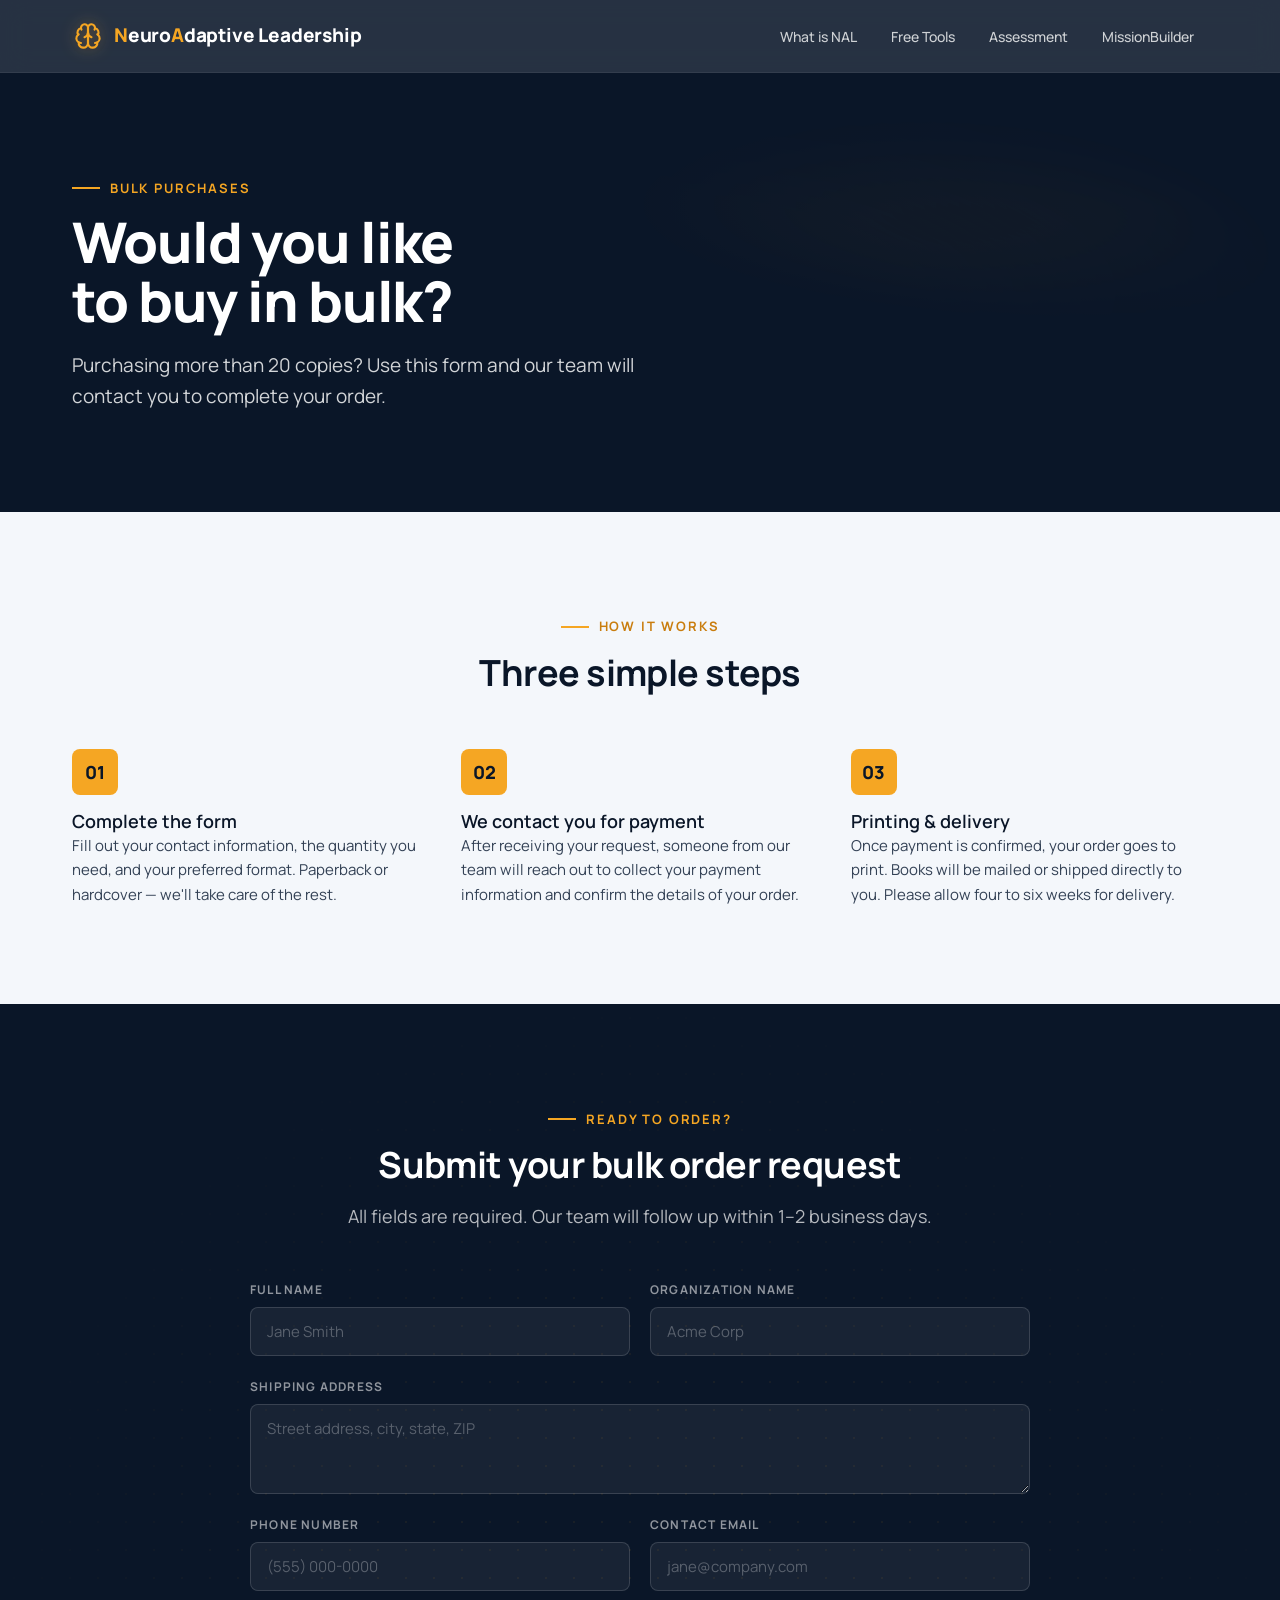
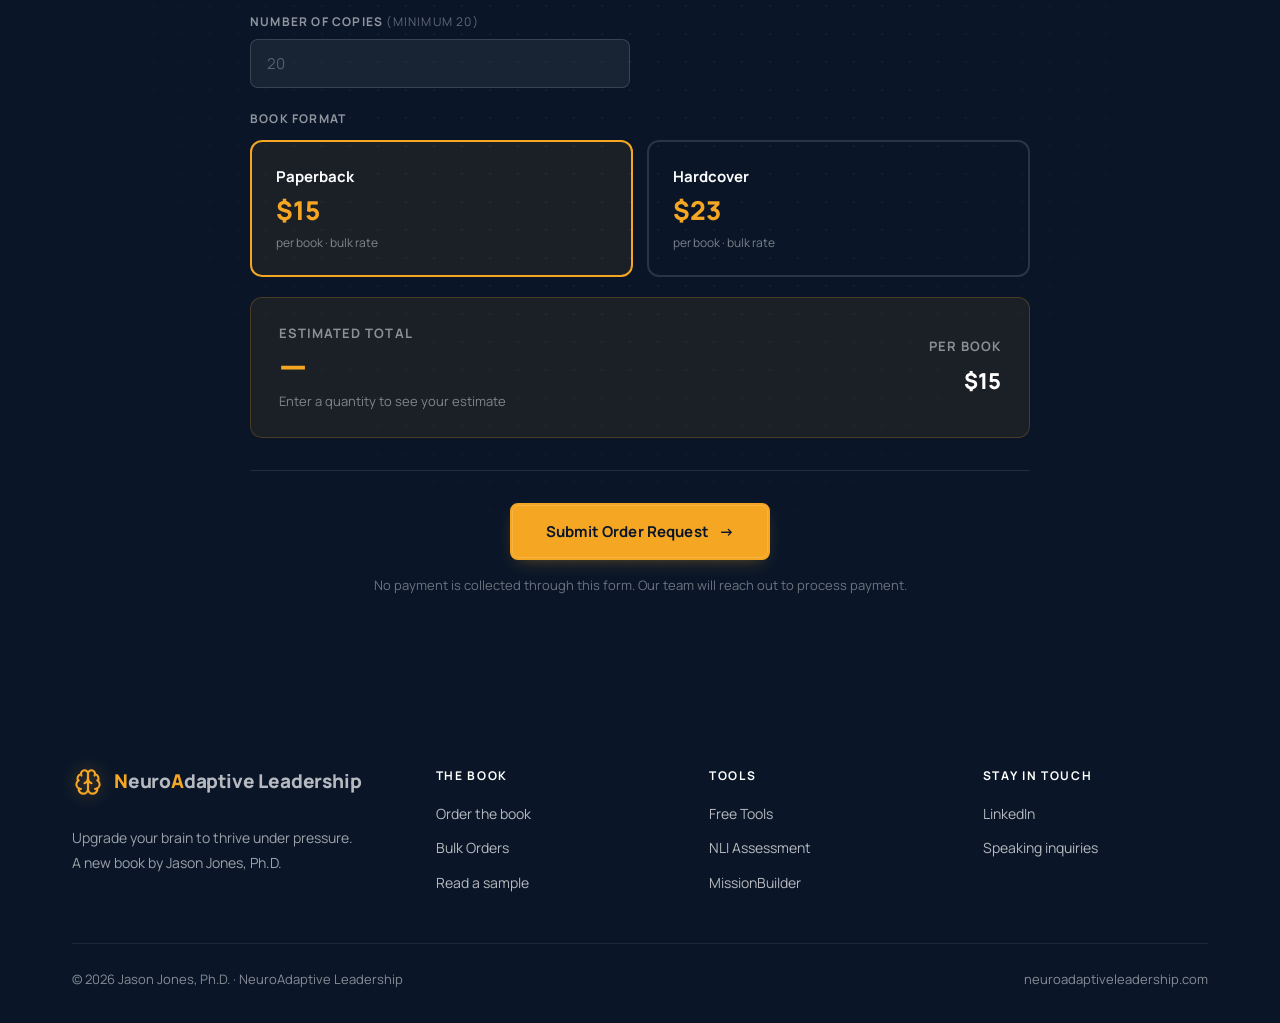
<file: bulk-buyer.html>
<!DOCTYPE html>
<html lang="en">
<head>
<meta charset="UTF-8" />
<meta name="viewport" content="width=device-width, initial-scale=1.0" />
<title>Bulk Book Orders — NeuroAdaptive Leadership | Jason Jones, Ph.D.</title>
<meta name="description" content="Purchase NeuroAdaptive Leadership in bulk for your organization. Paperback $15/book · Hardcover $23/book. Order 20+ copies and our team will reach out to process payment." />
<meta name="robots" content="index, follow" />
<link rel="canonical" href="https://neuroadaptiveleadership.com/bulk-buyer.html" />

<link rel="preconnect" href="https://fonts.googleapis.com" />
<link rel="preconnect" href="https://fonts.gstatic.com" crossorigin />
<link href="https://fonts.googleapis.com/css2?family=Manrope:wght@400;500;600;700;800&display=swap" rel="stylesheet" />
<link rel="stylesheet" href="assets/styles.css" />

<style>
/* ── Bulk Order Form ───────────────────────────────── */
.bulk-form { max-width: 780px; margin: 0 auto; }

.form-grid {
  display: grid;
  grid-template-columns: 1fr 1fr;
  gap: 20px;
}
.form-group { display: flex; flex-direction: column; gap: 7px; }
.form-group.full { grid-column: 1 / -1; }

.form-label {
  font-size: 12px;
  font-weight: 700;
  letter-spacing: 0.1em;
  text-transform: uppercase;
  color: rgba(255,255,255,0.55);
}

.form-input {
  background: rgba(255,255,255,0.06);
  border: 1px solid rgba(255,255,255,0.14);
  border-radius: var(--r-md);
  padding: 13px 16px;
  font-family: inherit;
  font-size: 15px;
  color: var(--white);
  width: 100%;
  transition: border-color 200ms ease, background 200ms ease;
  box-sizing: border-box;
}
.form-input:focus {
  outline: none;
  border-color: var(--gold);
  background: rgba(255,255,255,0.09);
}
.form-input::placeholder { color: rgba(255,255,255,0.28); }
textarea.form-input { resize: vertical; min-height: 90px; }

/* Book type cards */
.book-type-grid {
  display: grid;
  grid-template-columns: 1fr 1fr;
  gap: 14px;
}
.book-type-card { position: relative; }
.book-type-card input[type="radio"] {
  position: absolute;
  opacity: 0;
  width: 0;
  height: 0;
}
.book-type-card label {
  display: block;
  padding: 22px 24px;
  border: 2px solid rgba(255,255,255,0.13);
  border-radius: var(--r-lg);
  cursor: pointer;
  transition: border-color 220ms, background 220ms;
}
.book-type-card input:checked + label {
  border-color: var(--gold);
  background: rgba(245,166,35,0.07);
}
.book-type-card label .btype-name {
  font-size: 15px;
  font-weight: 700;
  color: var(--white);
  margin-bottom: 6px;
  display: block;
}
.book-type-card label .btype-price {
  font-size: 26px;
  font-weight: 800;
  color: var(--gold);
  line-height: 1;
}
.book-type-card label .btype-note {
  display: block;
  font-size: 12px;
  color: rgba(255,255,255,0.45);
  margin-top: 4px;
}

/* Order summary */
.order-summary {
  background: rgba(245,166,35,0.07);
  border: 1px solid rgba(245,166,35,0.22);
  border-radius: var(--r-lg);
  padding: 24px 28px;
  display: flex;
  align-items: center;
  justify-content: space-between;
  gap: 16px;
  flex-wrap: wrap;
}
.order-summary-label {
  font-size: 13px;
  font-weight: 700;
  letter-spacing: 0.08em;
  text-transform: uppercase;
  color: rgba(255,255,255,0.5);
  margin-bottom: 4px;
}
.order-summary-total {
  font-size: 36px;
  font-weight: 800;
  color: var(--gold);
  line-height: 1;
}
.order-summary-note {
  font-size: 13px;
  color: rgba(255,255,255,0.45);
  margin-top: 6px;
}

/* Process steps */
.process-steps {
  display: grid;
  grid-template-columns: repeat(3, 1fr);
  gap: 32px;
}
.process-step { display: flex; flex-direction: column; gap: 14px; }
.step-num {
  width: 46px;
  height: 46px;
  border-radius: var(--r-md);
  background: var(--gold);
  color: var(--navy-deep);
  font-weight: 800;
  font-size: 18px;
  display: flex;
  align-items: center;
  justify-content: center;
  flex-shrink: 0;
}
.process-step h4 { margin: 0; color: var(--navy-deep); }
.process-step p { margin: 0; font-size: 15px; color: var(--slate-dark); line-height: 1.65; }

.form-divider {
  border: none;
  border-top: 1px solid rgba(255,255,255,0.1);
  margin: 32px 0;
}

@media (max-width: 680px) {
  .form-grid { grid-template-columns: 1fr; }
  .book-type-grid { grid-template-columns: 1fr; }
  .process-steps { grid-template-columns: 1fr; }
}
</style>
</head>
<body>

<!-- HEADER -->
<header class="site-header">
  <div class="container nav">
    <a class="nav-brand" href="index.html">
      <span class="mark" aria-hidden="true"><svg viewBox="0 0 24 24" fill="none" stroke="currentColor" stroke-width="1.8" stroke-linecap="round" stroke-linejoin="round" aria-hidden="true"><path d="M12 5a3 3 0 1 0-5.997.125 4 4 0 0 0-2.526 5.77 4 4 0 0 0 .556 6.588A4 4 0 1 0 12 18Z"/><path d="M12 5a3 3 0 1 1 5.997.125 4 4 0 0 1 2.526 5.77 4 4 0 0 1-.556 6.588A4 4 0 1 1 12 18Z"/><path d="M15 13a4.5 4.5 0 0 1-3-4 4.5 4.5 0 0 1-3 4"/><path d="M17.599 6.5a3 3 0 0 0 .399-1.375"/><path d="M6.003 5.125A3 3 0 0 0 6.401 6.5"/><path d="M3.477 10.896a4 4 0 0 1 .585-.396"/><path d="M19.938 10.5a4 4 0 0 1 .585.396"/><path d="M6 18a4 4 0 0 1-1.967-.516"/><path d="M19.967 17.484A4 4 0 0 1 18 18"/></svg></span>
      <span><span class="gold-N">N</span>euro<span class="gold-A">A</span>daptive&nbsp;Leadership</span>
    </a>
    <button class="nav-toggle" aria-label="Toggle menu" aria-expanded="false" aria-controls="primary-nav">
      <svg class="icon-open" viewBox="0 0 24 24" fill="none" stroke="currentColor" stroke-width="2" stroke-linecap="round"><line x1="4" y1="7" x2="20" y2="7"/><line x1="4" y1="12" x2="20" y2="12"/><line x1="4" y1="17" x2="20" y2="17"/></svg>
      <svg class="icon-close" viewBox="0 0 24 24" fill="none" stroke="currentColor" stroke-width="2" stroke-linecap="round"><line x1="6" y1="6" x2="18" y2="18"/><line x1="18" y1="6" x2="6" y2="18"/></svg>
    </button>
    <ul class="nav-links" id="primary-nav">
      <li><a href="what-is-neuroadaptive-leadership.html">What is NAL</a></li>
      <li><a href="resources.html">Free Tools</a></li>
      <li><a href="nli.html">Assessment</a></li>
      <li><a href="missionbuilder.html">MissionBuilder</a></li>
    </ul>
  </div>
</header>

<!-- HERO -->
<section class="page-hero on-dark dot-grid">
  <div class="container">
    <span class="eyebrow" style="font-size: 13px;">Bulk Purchases</span>
    <h1 style="margin-top: 14px; max-width: 18ch;">Would you like to buy in bulk?</h1>
    <p class="lead" style="max-width: 52ch;">Purchasing more than 20 copies? Use this form and our team will contact you to complete your order.</p>
  </div>
</section>

<!-- HOW IT WORKS -->
<section>
  <div class="container">
    <div class="section-head reveal">
      <span class="eyebrow" style="font-size: 13px;">How it works</span>
      <h2 style="margin-top: 14px;">Three simple steps</h2>
    </div>
    <div class="process-steps reveal">
      <div class="process-step">
        <div class="step-num">01</div>
        <div>
          <h4>Complete the form</h4>
          <p>Fill out your contact information, the quantity you need, and your preferred format. Paperback or hardcover — we'll take care of the rest.</p>
        </div>
      </div>
      <div class="process-step">
        <div class="step-num">02</div>
        <div>
          <h4>We contact you for payment</h4>
          <p>After receiving your request, someone from our team will reach out to collect your payment information and confirm the details of your order.</p>
        </div>
      </div>
      <div class="process-step">
        <div class="step-num">03</div>
        <div>
          <h4>Printing &amp; delivery</h4>
          <p>Once payment is confirmed, your order goes to print. Books will be mailed or shipped directly to you. Please allow four to six weeks for delivery.</p>
        </div>
      </div>
    </div>
  </div>
</section>

<!-- FORM -->
<section class="on-dark dot-grid" id="order-form">
  <div class="container">
    <div class="section-head reveal" style="text-align: center; margin-bottom: 48px;">
      <span class="eyebrow" style="font-size: 13px;">Ready to order?</span>
      <h2 style="margin-top: 14px; color: var(--white);">Submit your bulk order request</h2>
      <p class="lead" style="color: rgba(255,255,255,0.7); margin: 12px auto 0;">All fields are required. Our team will follow up within 1–2 business days.</p>
    </div>

    <form class="bulk-form reveal" id="bulkOrderForm" novalidate>
      <div class="form-grid">

        <!-- Name -->
        <div class="form-group">
          <label class="form-label" for="name">Full Name</label>
          <input class="form-input" type="text" id="name" name="name" placeholder="Jane Smith" required />
        </div>

        <!-- Organization -->
        <div class="form-group">
          <label class="form-label" for="organization">Organization Name</label>
          <input class="form-input" type="text" id="organization" name="organization" placeholder="Acme Corp" required />
        </div>

        <!-- Address -->
        <div class="form-group full">
          <label class="form-label" for="address">Shipping Address</label>
          <textarea class="form-input" id="address" name="address" placeholder="Street address, city, state, ZIP" required></textarea>
        </div>

        <!-- Phone -->
        <div class="form-group">
          <label class="form-label" for="phone">Phone Number</label>
          <input class="form-input" type="tel" id="phone" name="phone" placeholder="(555) 000-0000" required />
        </div>

        <!-- Email -->
        <div class="form-group">
          <label class="form-label" for="email">Contact Email</label>
          <input class="form-input" type="email" id="email" name="email" placeholder="jane@company.com" required />
        </div>

        <!-- Quantity -->
        <div class="form-group">
          <label class="form-label" for="quantity">Number of Copies <span style="color:rgba(255,255,255,0.35); font-weight:400;">(minimum 20)</span></label>
          <input class="form-input" type="number" id="quantity" name="quantity" min="20" placeholder="20" required />
        </div>

        <!-- Spacer -->
        <div></div>

        <!-- Book Type -->
        <div class="form-group full">
          <label class="form-label" style="margin-bottom: 4px;">Book Format</label>
          <div class="book-type-grid">
            <div class="book-type-card">
              <input type="radio" id="paperback" name="bookType" value="paperback" checked />
              <label for="paperback">
                <span class="btype-name">Paperback</span>
                <span class="btype-price">$15</span>
                <span class="btype-note">per book · bulk rate</span>
              </label>
            </div>
            <div class="book-type-card">
              <input type="radio" id="hardcover" name="bookType" value="hardcover" />
              <label for="hardcover">
                <span class="btype-name">Hardcover</span>
                <span class="btype-price">$23</span>
                <span class="btype-note">per book · bulk rate</span>
              </label>
            </div>
          </div>
        </div>

        <!-- Order Summary -->
        <div class="form-group full">
          <div class="order-summary">
            <div>
              <div class="order-summary-label">Estimated Total</div>
              <div class="order-summary-total" id="estimatedTotal">$300</div>
              <div class="order-summary-note">Based on 20 paperback copies · payment collected by our team</div>
            </div>
            <div style="text-align:right;">
              <div class="order-summary-label">Per Book</div>
              <div style="font-size: 22px; font-weight: 800; color: var(--white);" id="pricePerBook">$15</div>
            </div>
          </div>
        </div>

      </div>

      <hr class="form-divider" />

      <div style="display: flex; flex-direction: column; align-items: center; gap: 14px; text-align: center;">
        <button class="btn btn-primary btn-lg" type="submit" id="submitBtn">
          Submit Order Request <span class="arrow">→</span>
        </button>
        <p style="font-size: 13px; color: rgba(255,255,255,0.4); margin: 0;">
          No payment is collected through this form. Our team will reach out to process payment.
        </p>
      </div>
    </form>
  </div>
</section>

<!-- FOOTER -->
<footer class="site-footer">
  <div class="container">
    <div class="footer-grid">
      <div>
        <a class="nav-brand" href="index.html" style="margin-bottom: 16px;">
          <span class="mark" aria-hidden="true"><svg viewBox="0 0 24 24" fill="none" stroke="currentColor" stroke-width="1.8" stroke-linecap="round" stroke-linejoin="round" aria-hidden="true"><path d="M12 5a3 3 0 1 0-5.997.125 4 4 0 0 0-2.526 5.77 4 4 0 0 0 .556 6.588A4 4 0 1 0 12 18Z"/><path d="M12 5a3 3 0 1 1 5.997.125 4 4 0 0 1 2.526 5.77 4 4 0 0 1-.556 6.588A4 4 0 1 1 12 18Z"/><path d="M15 13a4.5 4.5 0 0 1-3-4 4.5 4.5 0 0 1-3 4"/><path d="M17.599 6.5a3 3 0 0 0 .399-1.375"/><path d="M6.003 5.125A3 3 0 0 0 6.401 6.5"/><path d="M3.477 10.896a4 4 0 0 1 .585-.396"/><path d="M19.938 10.5a4 4 0 0 1 .585.396"/><path d="M6 18a4 4 0 0 1-1.967-.516"/><path d="M19.967 17.484A4 4 0 0 1 18 18"/></svg></span>
          <span><span class="gold-N">N</span>euro<span class="gold-A">A</span>daptive&nbsp;Leadership</span>
        </a>
        <p style="max-width: 32ch; margin-top: 12px; color: rgba(255,255,255,0.6); font-size: 14px;">Upgrade your brain to thrive under pressure. A new book by Jason Jones, Ph.D.</p>
      </div>
      <div>
        <h5>The Book</h5>
        <ul>
          <li><a href="https://www.amazon.com/NeuroAdaptive-Leadership-Upgrade-Confidence-Disruption/dp/0989471977" target="_blank" rel="noopener">Order the book</a></li>
          <li><a href="bulk-buyer.html">Bulk Orders</a></li>
          <li><a href="https://drjasonjones.com/wp-content/uploads/2026/07/NAL-Book-Intro-Chapter.pdf" target="_blank" rel="noopener">Read a sample</a></li>
        </ul>
      </div>
      <div>
        <h5>Tools</h5>
        <ul>
          <li><a href="resources.html">Free Tools</a></li>
          <li><a href="nli.html">NLI Assessment</a></li>
          <li><a href="missionbuilder.html">MissionBuilder</a></li>
        </ul>
      </div>
      <div>
        <h5>Stay in touch</h5>
        <ul>
          <li><a href="#">LinkedIn</a></li>
          <li><a href="#">Speaking inquiries</a></li>
        </ul>
      </div>
    </div>
    <div class="footer-bottom">
      <span>© 2026 Jason Jones, Ph.D. · NeuroAdaptive Leadership</span>
      <span>neuroadaptiveleadership.com</span>
    </div>
  </div>
</footer>

<script src="assets/site.js"></script>
<script>
// ── Live order summary calculator ─────────────────
const qtyInput   = document.getElementById('quantity');
const totalEl    = document.getElementById('estimatedTotal');
const perBookEl  = document.getElementById('pricePerBook');
const noteEl     = document.querySelector('.order-summary-note');
const radios     = document.querySelectorAll('input[name="bookType"]');

function updateSummary() {
  const qty = Math.max(0, parseInt(qtyInput.value) || 0);
  const type = document.querySelector('input[name="bookType"]:checked').value;
  const price = type === 'hardcover' ? 23 : 15;
  const total = qty * price;
  perBookEl.textContent = '$' + price;
  totalEl.textContent = qty > 0 ? '$' + total.toLocaleString() : '—';
  noteEl.textContent = qty > 0
    ? 'Based on ' + qty + ' ' + type + ' ' + (qty === 1 ? 'copy' : 'copies') + ' · payment collected by our team'
    : 'Enter a quantity to see your estimate';
}
qtyInput.addEventListener('input', updateSummary);
radios.forEach(r => r.addEventListener('change', updateSummary));
updateSummary();

// ── Form submission ────────────────────────────────
// SETUP: Replace the URL below with your Google Apps Script Web App URL
// See google-apps-script/bulk-orders.gs for the script to deploy.
const APPS_SCRIPT_URL = 'https://script.google.com/macros/s/AKfycbyR9NN99ftqEXhCg4zxYyy6R7vC-HFbVdI7hIvIRVokY6BCRfIuRVInnVKs5ANAN-Yt/exec';

document.getElementById('bulkOrderForm').addEventListener('submit', function(e) {
  e.preventDefault();
  const form = e.target;
  const btn  = document.getElementById('submitBtn');

  // Basic validation
  const required = form.querySelectorAll('[required]');
  let valid = true;
  required.forEach(field => {
    if (!field.value.trim()) {
      field.style.borderColor = '#ef4444';
      valid = false;
    } else {
      field.style.borderColor = '';
    }
  });
  if (!valid) return;

  const qty = parseInt(form.quantity.value);
  if (qty < 20) {
    form.quantity.style.borderColor = '#ef4444';
    form.quantity.focus();
    return;
  }

  btn.textContent = 'Sending…';
  btn.disabled = true;

  // Send to Google Apps Script (fire-and-forget — redirect happens regardless)
  // URLSearchParams sends as application/x-www-form-urlencoded,
  // which Google Apps Script parses into e.parameter correctly.
  const params = new URLSearchParams(new FormData(form));
  if (APPS_SCRIPT_URL !== 'YOUR_APPS_SCRIPT_WEB_APP_URL') {
    fetch(APPS_SCRIPT_URL, { method: 'POST', mode: 'no-cors', body: params }).catch(() => {});
  }

  // Redirect to thank-you page
  setTimeout(() => { window.location.href = 'thank-you.html'; }, 900);
});
</script>

</body>
</html>
</file>
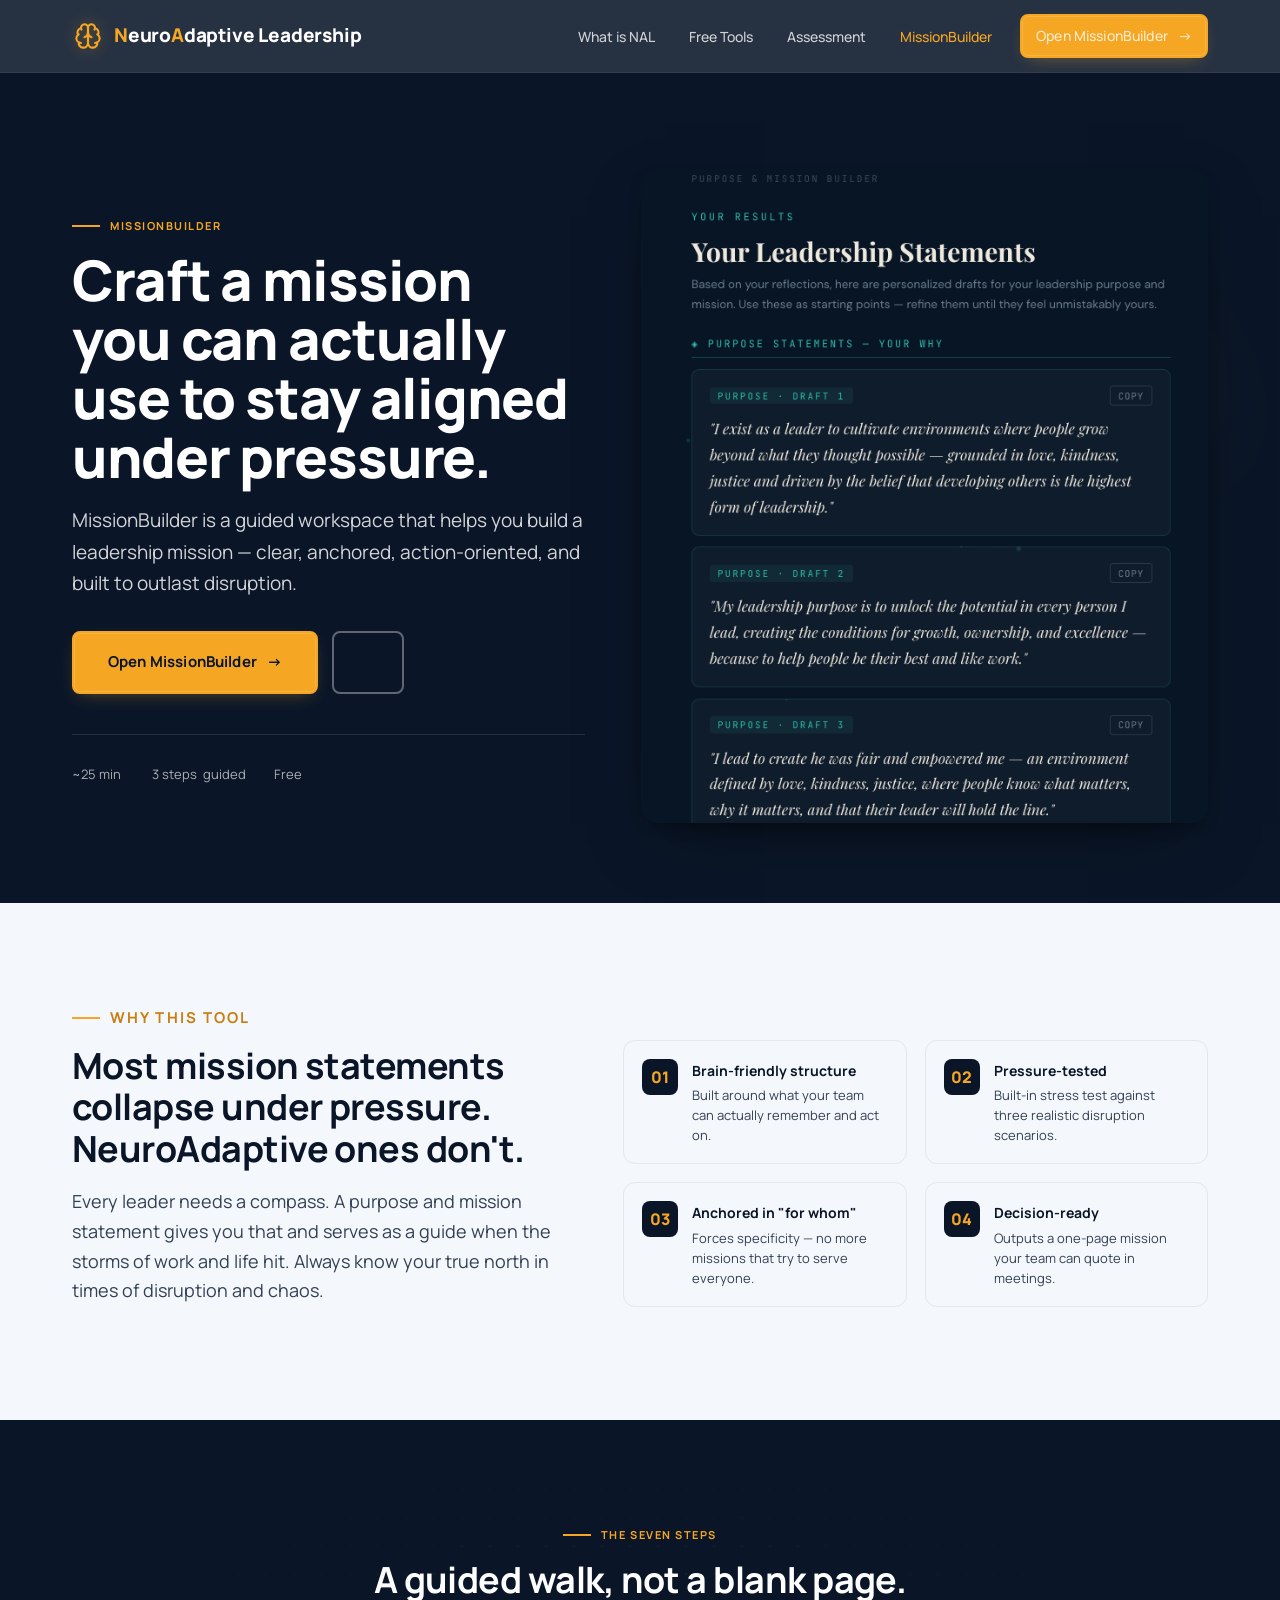
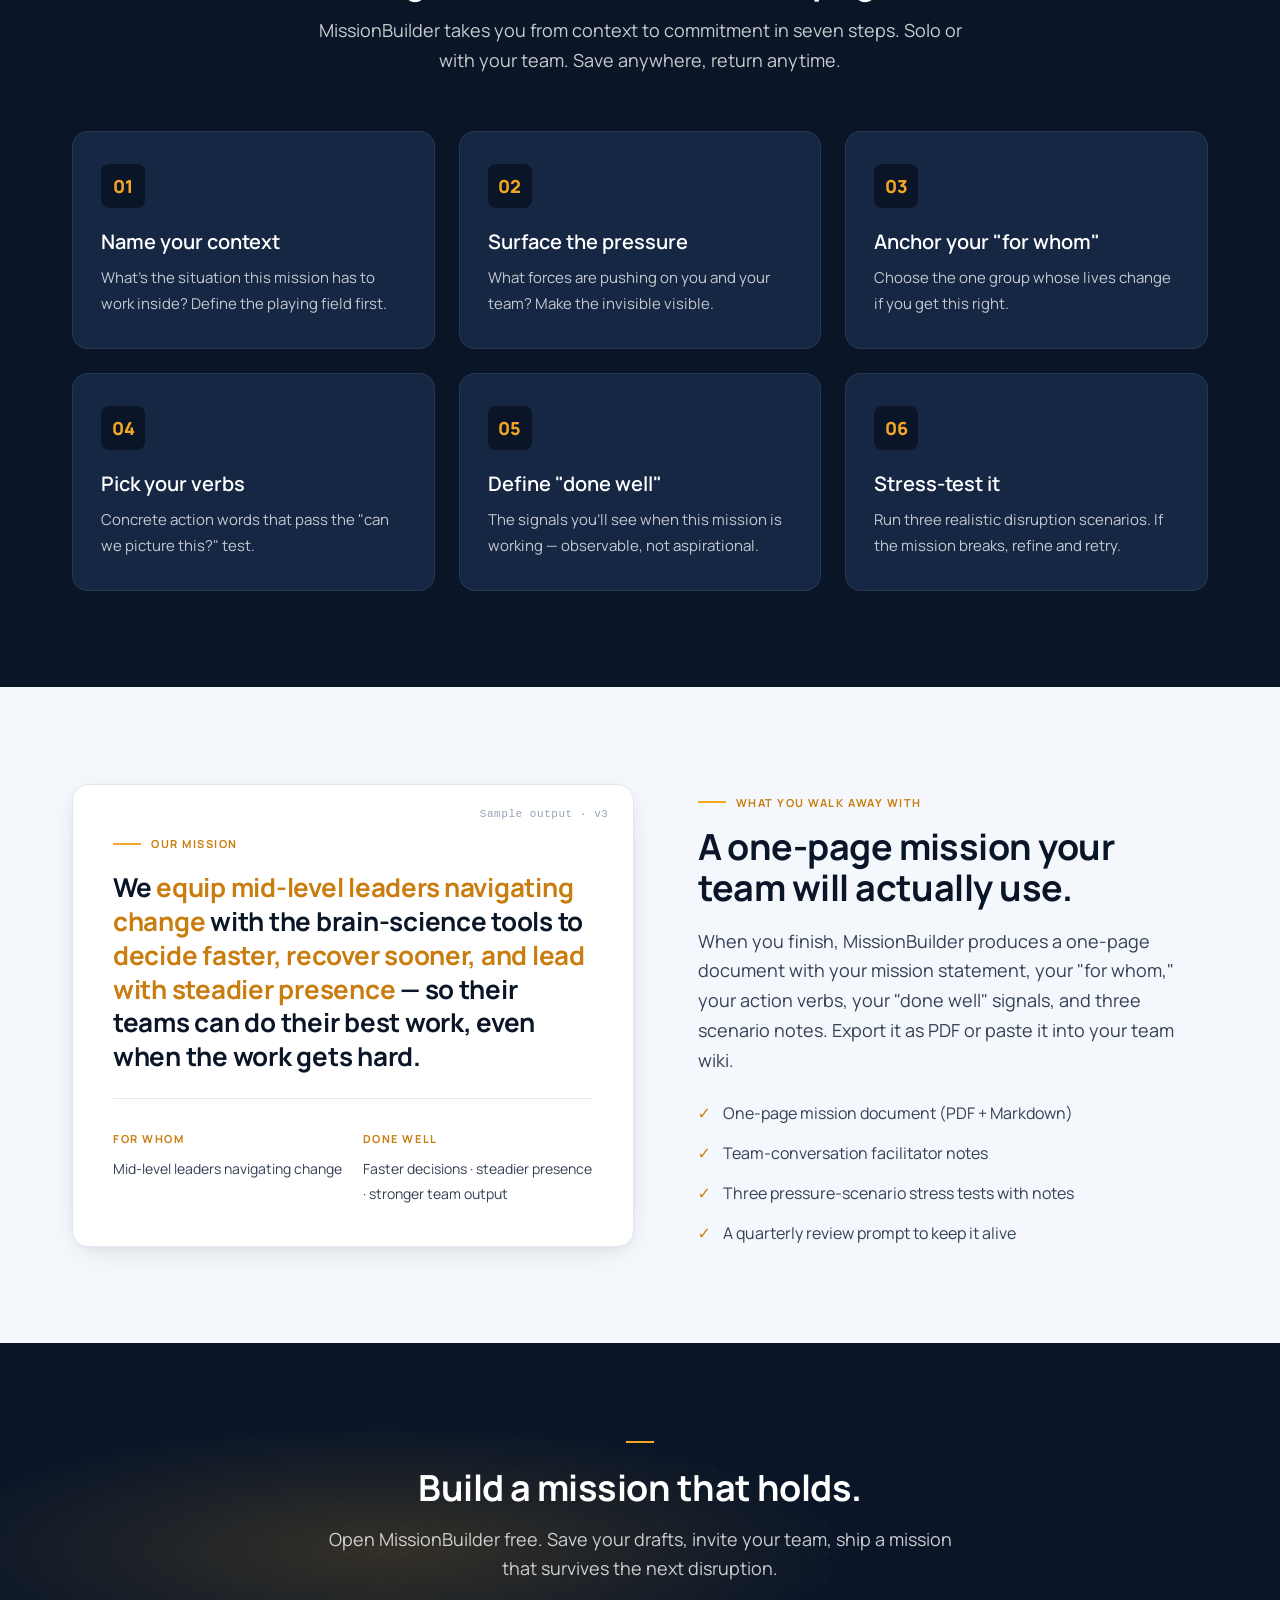
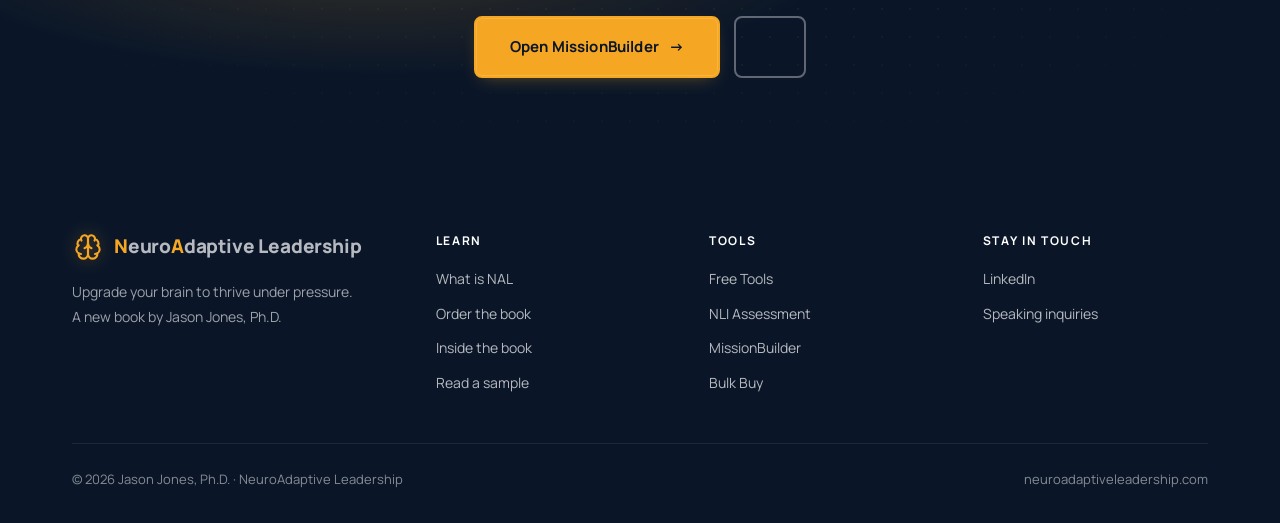
<file: missionbuilder.html>
<!DOCTYPE html>
<html lang="en">
<head>
<meta charset="UTF-8" />
<meta name="viewport" content="width=device-width, initial-scale=1.0" />
<title>MissionBuilder — Craft a NeuroAdaptive Mission for Your Team | Jason Jones, Ph.D.</title>
<meta name="description" content="MissionBuilder is a guided 7-step tool that helps leaders craft a NeuroAdaptive mission statement — anchored in values, action-oriented, and built to outlast disruption. Free from NeuroAdaptive Leadership." />
<meta name="author" content="Jason Jones, Ph.D." />
<meta name="robots" content="index, follow, max-snippet:-1, max-image-preview:large, max-video-preview:-1" />
<meta name="keywords" content="MissionBuilder, mission statement tool, team mission builder, neuroadaptive leadership tool, leadership mission, Jason Jones PhD" />
<link rel="canonical" href="https://neuroadaptiveleadership.com/missionbuilder.html" />

<!-- Open Graph -->
<meta property="og:type" content="website" />
<meta property="og:title" content="MissionBuilder — Craft a NeuroAdaptive Mission for Your Team" />
<meta property="og:description" content="A guided 7-step tool to build a mission anchored in your values and adaptive to constant change. Free from NeuroAdaptive Leadership by Dr. Jason Jones." />
<meta property="og:url" content="https://neuroadaptiveleadership.com/missionbuilder.html" />
<meta property="og:image" content="https://neuroadaptiveleadership.com/assets/img/book-cover.png" />
<meta property="og:image:alt" content="NeuroAdaptive Leadership MissionBuilder tool" />
<meta property="og:site_name" content="NeuroAdaptive Leadership" />
<meta property="og:locale" content="en_US" />

<!-- Twitter / X Card -->
<meta name="twitter:card" content="summary_large_image" />
<meta name="twitter:title" content="MissionBuilder — NeuroAdaptive Leadership" />
<meta name="twitter:description" content="A guided 7-step tool to craft a mission built for disruption. Free from Dr. Jason Jones." />
<meta name="twitter:image" content="https://neuroadaptiveleadership.com/assets/img/book-cover.png" />

<!-- JSON-LD: WebApplication -->
<script type="application/ld+json">
{
  "@context": "https://schema.org",
  "@type": "WebApplication",
  "name": "MissionBuilder",
  "description": "A guided 7-step interactive tool that helps leaders and teams craft a NeuroAdaptive mission statement — anchored in core values, action-oriented, and built to outlast disruption.",
  "url": "https://neuroadaptiveleadership.com/missionbuilder.html",
  "applicationCategory": "Productivity Tool",
  "operatingSystem": "Web Browser",
  "author": {
    "@type": "Person",
    "name": "Jason Jones",
    "honorificSuffix": "Ph.D.",
    "url": "https://drjasonjones.com"
  },
  "publisher": {
    "@type": "Organization",
    "name": "NeuroAdaptive Leadership",
    "url": "https://neuroadaptiveleadership.com"
  },
  "offers": {
    "@type": "Offer",
    "price": "0",
    "priceCurrency": "USD"
  }
}
</script>

<link rel="preconnect" href="https://fonts.googleapis.com" />
<link rel="preconnect" href="https://fonts.gstatic.com" crossorigin />
<link href="https://fonts.googleapis.com/css2?family=Manrope:wght@400;500;600;700;800&display=swap" rel="stylesheet" />
<link rel="stylesheet" href="assets/styles.css" />
</head>
<body>

<header class="site-header">
  <div class="container nav">
    <a class="nav-brand" href="index.html">
      <span class="mark" aria-hidden="true"><svg viewBox="0 0 24 24" fill="none" stroke="currentColor" stroke-width="1.8" stroke-linecap="round" stroke-linejoin="round" aria-hidden="true"><path d="M12 5a3 3 0 1 0-5.997.125 4 4 0 0 0-2.526 5.77 4 4 0 0 0 .556 6.588A4 4 0 1 0 12 18Z"/><path d="M12 5a3 3 0 1 1 5.997.125 4 4 0 0 1 2.526 5.77 4 4 0 0 1-.556 6.588A4 4 0 1 1 12 18Z"/><path d="M15 13a4.5 4.5 0 0 1-3-4 4.5 4.5 0 0 1-3 4"/><path d="M17.599 6.5a3 3 0 0 0 .399-1.375"/><path d="M6.003 5.125A3 3 0 0 0 6.401 6.5"/><path d="M3.477 10.896a4 4 0 0 1 .585-.396"/><path d="M19.938 10.5a4 4 0 0 1 .585.396"/><path d="M6 18a4 4 0 0 1-1.967-.516"/><path d="M19.967 17.484A4 4 0 0 1 18 18"/></svg></span>
      <span><span class="gold-N">N</span>euro<span class="gold-A">A</span>daptive&nbsp;Leadership</span>
    </a>
    <button class="nav-toggle" aria-label="Toggle menu" aria-expanded="false" aria-controls="primary-nav">
      <svg class="icon-open" viewBox="0 0 24 24" fill="none" stroke="currentColor" stroke-width="2" stroke-linecap="round"><line x1="4" y1="7" x2="20" y2="7"/><line x1="4" y1="12" x2="20" y2="12"/><line x1="4" y1="17" x2="20" y2="17"/></svg>
      <svg class="icon-close" viewBox="0 0 24 24" fill="none" stroke="currentColor" stroke-width="2" stroke-linecap="round"><line x1="6" y1="6" x2="18" y2="18"/><line x1="18" y1="6" x2="6" y2="18"/></svg>
    </button>

    <ul class="nav-links" id="primary-nav">
      <li><a href="what-is-neuroadaptive-leadership.html">What is NAL</a></li>
      <li><a href="resources.html">Free Tools</a></li>
      <li><a href="nli.html">Assessment</a></li>
      <li><a href="missionbuilder.html" class="active">MissionBuilder</a></li>
      <li class="always-show nav-cta"><a class="btn btn-primary btn-sm" href="https://drjasonjones.com/missioncrafting/" target="_blank" rel="noopener">Open MissionBuilder <span class="arrow">→</span></a></li>
    </ul>
  </div>
</header>

<!-- HERO -->
<section class="page-hero dot-grid" data-screen-label="MB Hero">
  <div class="container" style="position: relative; z-index: 2;">
    <div style="display: grid; grid-template-columns: 0.95fr 1.05fr; gap: 56px; align-items: center;">
      <div>
        <span class="eyebrow">MissionBuilder</span>
        <h1>Craft a mission you can actually use to stay aligned under pressure.</h1>
        <p class="lead">MissionBuilder is a guided workspace that helps you build a leadership mission — clear, anchored, action-oriented, and built to outlast disruption.</p>
        <div style="display: flex; gap: 14px; margin-top: 32px; flex-wrap: wrap;">
          <a class="btn btn-primary btn-lg" href="https://drjasonjones.com/missioncrafting/" target="_blank" rel="noopener">Open MissionBuilder <span class="arrow">→</span></a>
          <a class="btn btn-outline btn-lg" href="#how"></a>
        </div>
        <div class="hero-meta" style="border-top-color: rgba(255,255,255,0.1);">
          <div>~25 min </div>
          <div>3 steps  guided</div>
          <div>Free  </div>
        </div>
      </div>

      <!-- App preview -->
      <div class="reveal" style="border-radius: var(--r-xl); box-shadow: var(--shadow-card-dark); overflow: hidden;">
        <img src="assets/img/missionbuilder-sample.png" alt="Sample MissionBuilder leadership statements output" style="width: 100%; height: 100%; object-fit: cover; display: block;" />
      </div>
    </div>
  </div>
</section>

<!-- WHY -->
<section data-screen-label="MB Why">
  <div class="container" style="display: grid; grid-template-columns: 1fr 1.2fr; gap: 64px; align-items: center;">
    <div class="reveal">
      <span class="eyebrow" style="font-size: 15px">Why this tool</span>
      <h2 style="margin-top: 14px;">Most mission statements collapse under pressure. NeuroAdaptive ones don't.</h2>
      <p class="lead">Every leader needs a compass. A purpose and mission statement gives you that and serves as a guide when the storms of work and life hit. Always know your true north in times of disruption and chaos.</p>
    </div>
    <div class="reveal">
      <div class="feature-list">
        <div class="feat"><span class="ic">01</span><div><h5>Brain-friendly structure</h5><p>Built around what your team can actually remember and act on.</p></div></div>
        <div class="feat"><span class="ic">02</span><div><h5>Pressure-tested</h5><p>Built-in stress test against three realistic disruption scenarios.</p></div></div>
        <div class="feat"><span class="ic">03</span><div><h5>Anchored in "for whom"</h5><p>Forces specificity — no more missions that try to serve everyone.</p></div></div>
        <div class="feat"><span class="ic">04</span><div><h5>Decision-ready</h5><p>Outputs a one-page mission your team can quote in meetings.</p></div></div>
      </div>
    </div>
  </div>
</section>

<!-- HOW -->
<section id="how" class="on-dark dot-grid" data-screen-label="MB How">
  <div class="container" style="position: relative; z-index: 2;">
    <div class="section-head reveal">
      <span class="eyebrow">The seven steps</span>
      <h2 style="margin-top: 14px;">A guided walk, not a blank page.</h2>
      <p class="lead" style="margin: 12px auto 0; color: rgba(255,255,255,0.78);">MissionBuilder takes you from context to commitment in seven steps. Solo or with your team. Save anywhere, return anytime.</p>
    </div>
    <div class="pillar-grid">
      <div class="pillar reveal" style="background: var(--navy-mid); border-color: rgba(255,255,255,0.08);">
        <span class="num">01</span><h4 style="color: var(--white);">Name your context</h4>
        <p style="color: rgba(255,255,255,0.75);">What's the situation this mission has to work inside? Define the playing field first.</p>
      </div>
      <div class="pillar reveal" style="background: var(--navy-mid); border-color: rgba(255,255,255,0.08);">
        <span class="num">02</span><h4 style="color: var(--white);">Surface the pressure</h4>
        <p style="color: rgba(255,255,255,0.75);">What forces are pushing on you and your team? Make the invisible visible.</p>
      </div>
      <div class="pillar reveal" style="background: var(--navy-mid); border-color: rgba(255,255,255,0.08);">
        <span class="num">03</span><h4 style="color: var(--white);">Anchor your "for whom"</h4>
        <p style="color: rgba(255,255,255,0.75);">Choose the one group whose lives change if you get this right.</p>
      </div>
      <div class="pillar reveal" style="background: var(--navy-mid); border-color: rgba(255,255,255,0.08);">
        <span class="num">04</span><h4 style="color: var(--white);">Pick your verbs</h4>
        <p style="color: rgba(255,255,255,0.75);">Concrete action words that pass the "can we picture this?" test.</p>
      </div>
      <div class="pillar reveal" style="background: var(--navy-mid); border-color: rgba(255,255,255,0.08);">
        <span class="num">05</span><h4 style="color: var(--white);">Define "done well"</h4>
        <p style="color: rgba(255,255,255,0.75);">The signals you'll see when this mission is working — observable, not aspirational.</p>
      </div>
      <div class="pillar reveal" style="background: var(--navy-mid); border-color: rgba(255,255,255,0.08);">
        <span class="num">06</span><h4 style="color: var(--white);">Stress-test it</h4>
        <p style="color: rgba(255,255,255,0.75);">Run three realistic disruption scenarios. If the mission breaks, refine and retry.</p>
      </div>
    </div>
  </div>
</section>

<!-- OUTPUT -->
<section data-screen-label="MB Output">
  <div class="container" style="display: grid; grid-template-columns: 1.1fr 1fr; gap: 64px; align-items: center;">
    <div class="reveal" style="background: var(--white); border: 1px solid var(--border); border-radius: var(--r-xl); padding: 40px; box-shadow: var(--shadow-card); position: relative;">
      <span style="position: absolute; top: 20px; right: 24px; font-family: ui-monospace, monospace; font-size: 11px; color: var(--slate); letter-spacing: 0.05em;">Sample output · v3</span>
      <span class="eyebrow">Our mission</span>
      <p style="font-size: 26px; font-weight: 700; color: var(--navy-deep); line-height: 1.3; margin: 18px 0 24px; letter-spacing: -0.01em;">We <span style="color: var(--gold-dark);">equip mid-level leaders navigating change</span> with the brain-science tools to <span style="color: var(--gold-dark);">decide faster, recover sooner, and lead with steadier presence</span> — so their teams can do their best work, even when the work gets hard.</p>
      <hr style="border: none; border-top: 1px solid var(--border); margin: 24px 0;" />
      <div style="display: grid; grid-template-columns: 1fr 1fr; gap: 20px;">
        <div>
          <span style="font-size: 11px; letter-spacing: 0.14em; font-weight: 700; color: var(--gold-dark); text-transform: uppercase;">For whom</span>
          <p style="margin: 6px 0 0; font-size: 14px; color: var(--slate-dark);">Mid-level leaders navigating change</p>
        </div>
        <div>
          <span style="font-size: 11px; letter-spacing: 0.14em; font-weight: 700; color: var(--gold-dark); text-transform: uppercase;">Done well</span>
          <p style="margin: 6px 0 0; font-size: 14px; color: var(--slate-dark);">Faster decisions · steadier presence · stronger team output</p>
        </div>
      </div>
    </div>
    <div class="reveal">
      <span class="eyebrow">What you walk away with</span>
      <h2 style="margin-top: 14px;">A one-page mission your team will actually use.</h2>
      <p class="lead">When you finish, MissionBuilder produces a one-page document with your mission statement, your "for whom," your action verbs, your "done well" signals, and three scenario notes. Export it as PDF or paste it into your team wiki.</p>
      <ul style="list-style: none; padding: 0; margin: 24px 0 0; display: grid; gap: 12px;">
        <li style="display: flex; gap: 12px; align-items: flex-start;"><span style="color: var(--gold-dark); font-weight: 800;">✓</span><span style="color: var(--slate-dark);">One-page mission document (PDF + Markdown)</span></li>
        <li style="display: flex; gap: 12px; align-items: flex-start;"><span style="color: var(--gold-dark); font-weight: 800;">✓</span><span style="color: var(--slate-dark);">Team-conversation facilitator notes</span></li>
        <li style="display: flex; gap: 12px; align-items: flex-start;"><span style="color: var(--gold-dark); font-weight: 800;">✓</span><span style="color: var(--slate-dark);">Three pressure-scenario stress tests with notes</span></li>
        <li style="display: flex; gap: 12px; align-items: flex-start;"><span style="color: var(--gold-dark); font-weight: 800;">✓</span><span style="color: var(--slate-dark);">A quarterly review prompt to keep it alive</span></li>
      </ul>
    </div>
  </div>
</section>

<!-- START CTA -->
<section id="start" class="cta-band dot-grid" data-screen-label="MB CTA">
  <div class="container" style="position: relative; z-index: 2;">
    <span class="eyebrow" style="color: var(--gold);"></span>
    <h2 style="margin: 16px auto;">Build a mission that holds.</h2>
    <p class="lead">Open MissionBuilder free. Save your drafts, invite your team, ship a mission that survives the next disruption.</p>
    <div style="display: inline-flex; gap: 14px; flex-wrap: wrap; justify-content: center;">
      <a class="btn btn-primary btn-lg" href="https://drjasonjones.com/missioncrafting/" target="_blank" rel="noopener">Open MissionBuilder <span class="arrow">→</span></a>
      <a class="btn btn-outline btn-lg" href="nli.html"></a>
    </div>
  </div>
</section>

<footer class="site-footer">
  <div class="container">
    <div class="footer-grid">
      <div>
        <a class="nav-brand" href="index.html">
          <span class="mark" aria-hidden="true"><svg viewBox="0 0 24 24" fill="none" stroke="currentColor" stroke-width="1.8" stroke-linecap="round" stroke-linejoin="round" aria-hidden="true"><path d="M12 5a3 3 0 1 0-5.997.125 4 4 0 0 0-2.526 5.77 4 4 0 0 0 .556 6.588A4 4 0 1 0 12 18Z"/><path d="M12 5a3 3 0 1 1 5.997.125 4 4 0 0 1 2.526 5.77 4 4 0 0 1-.556 6.588A4 4 0 1 1 12 18Z"/><path d="M15 13a4.5 4.5 0 0 1-3-4 4.5 4.5 0 0 1-3 4"/><path d="M17.599 6.5a3 3 0 0 0 .399-1.375"/><path d="M6.003 5.125A3 3 0 0 0 6.401 6.5"/><path d="M3.477 10.896a4 4 0 0 1 .585-.396"/><path d="M19.938 10.5a4 4 0 0 1 .585.396"/><path d="M6 18a4 4 0 0 1-1.967-.516"/><path d="M19.967 17.484A4 4 0 0 1 18 18"/></svg></span>
          <span><span class="gold-N">N</span>euro<span class="gold-A">A</span>daptive&nbsp;Leadership</span>
        </a>
        <p style="max-width: 32ch; margin-top: 12px; color: rgba(255,255,255,0.6); font-size: 14px;">Upgrade your brain to thrive under pressure. A new book by Jason Jones, Ph.D.</p>
      </div>
      <div><h5>Learn</h5><ul><li><a href="what-is-neuroadaptive-leadership.html">What is NAL</a></li><li><a href="https://www.amazon.com/NeuroAdaptive-Leadership-Upgrade-Confidence-Disruption/dp/0989471977" target="_blank" rel="noopener">Order the book</a></li><li><a href="index.html">Inside the book</a></li><li><a href="https://drjasonjones.com/wp-content/uploads/2026/07/NAL-Book-Intro-Chapter.pdf" target="_blank" rel="noopener">Read a sample</a></li></ul></div>
      <div><h5>Tools</h5><ul><li><a href="resources.html">Free Tools</a></li><li><a href="nli.html">NLI Assessment</a></li><li><a href="missionbuilder.html">MissionBuilder</a></li>
      <li><a href="bulk-buyer.html">Bulk Buy</a></li></ul></div>
      <div><h5>Stay in touch</h5><ul><li><a href="#">LinkedIn</a></li><li><a href="#">Speaking inquiries</a></li></ul></div>
    </div>
    <div class="footer-bottom">
      <span>© 2026 Jason Jones, Ph.D. · NeuroAdaptive Leadership</span>
      <span>neuroadaptiveleadership.com</span>
    </div>
  </div>
</footer>

<script src="assets/site.js"></script>
</body>
</html>
</file>
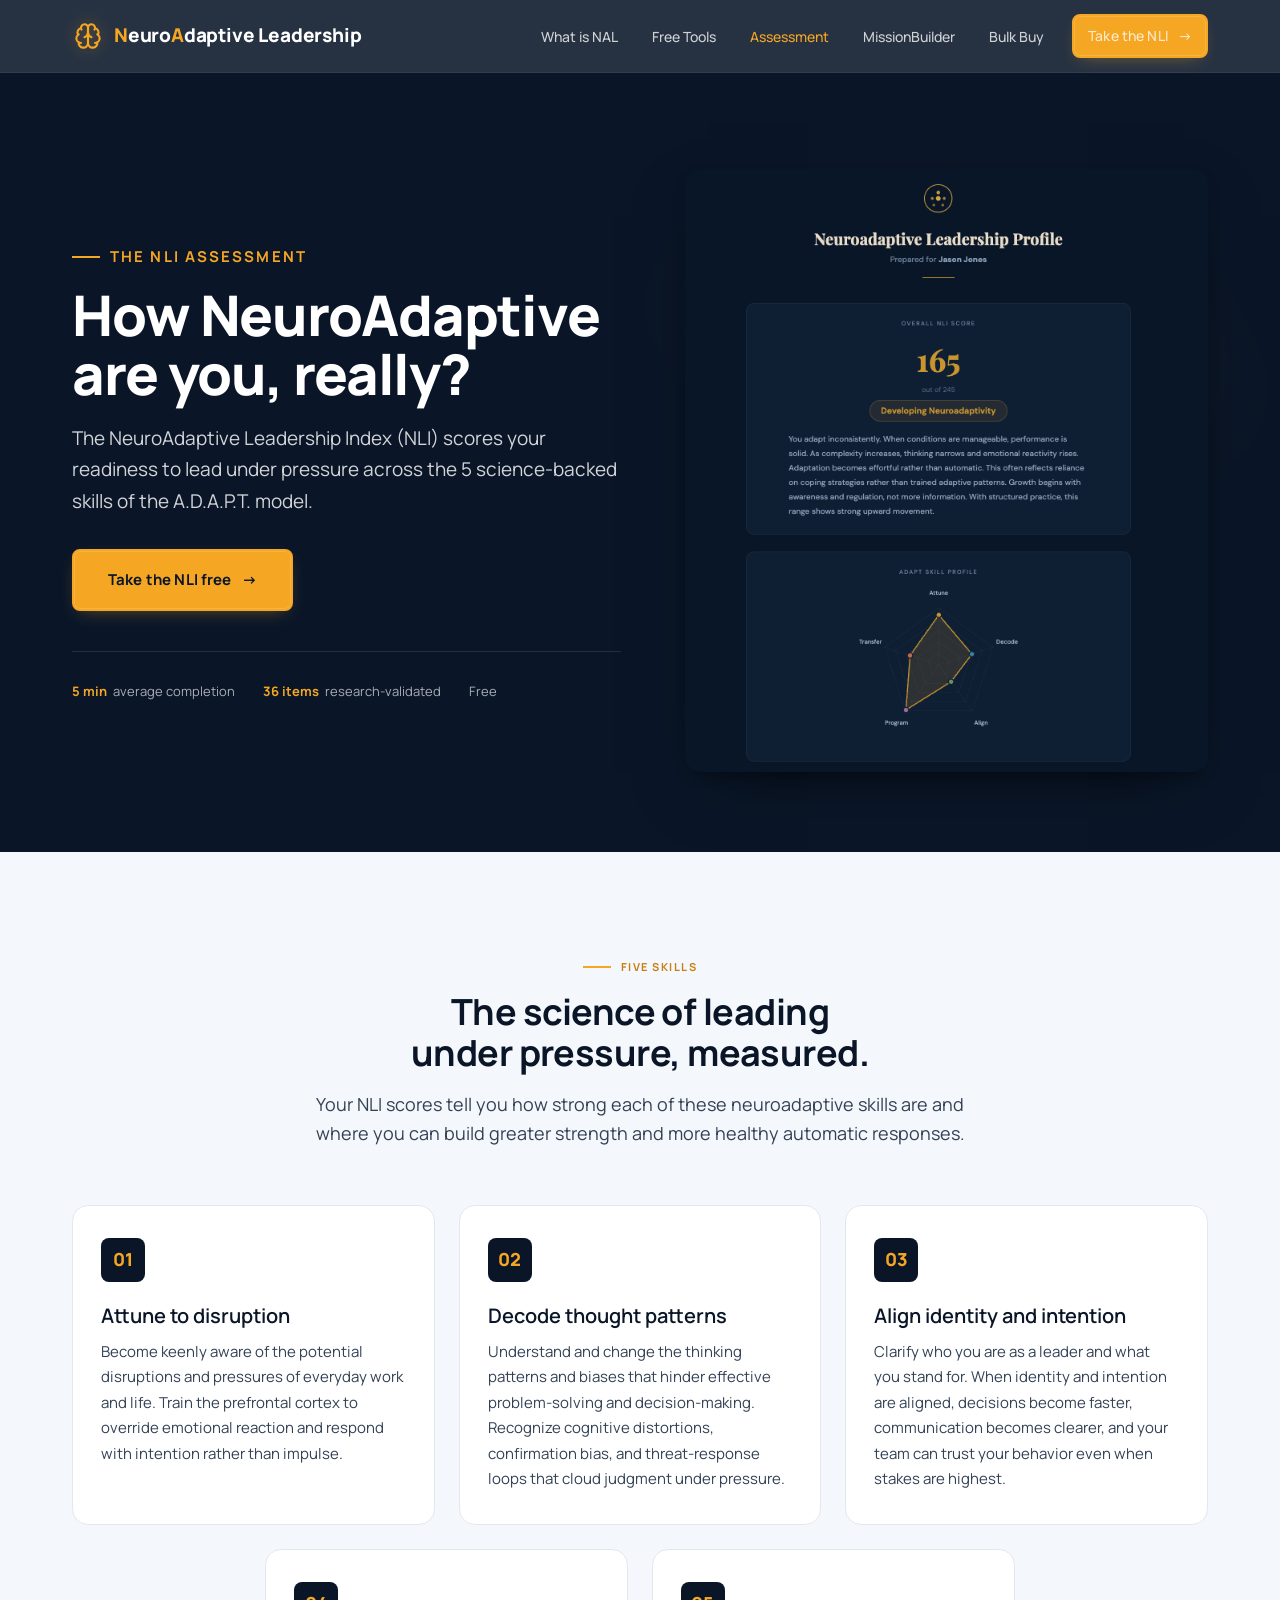
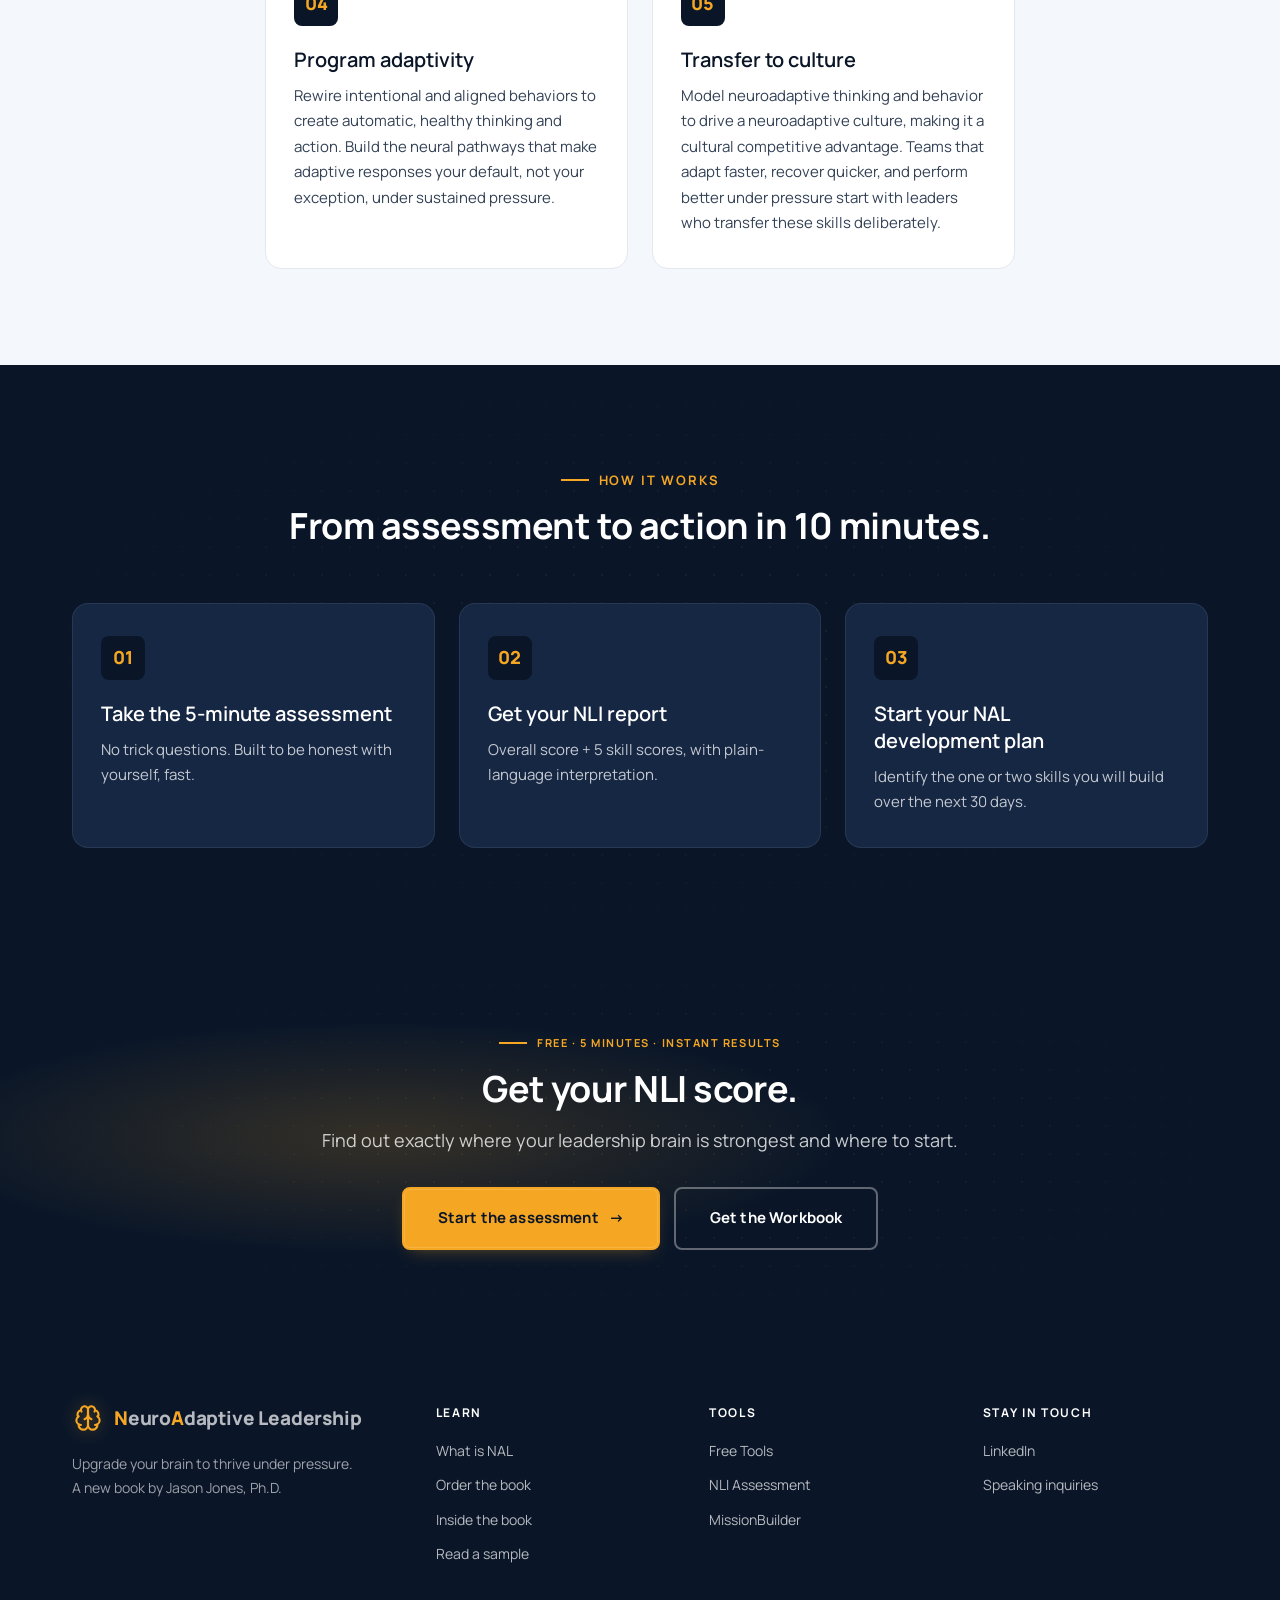
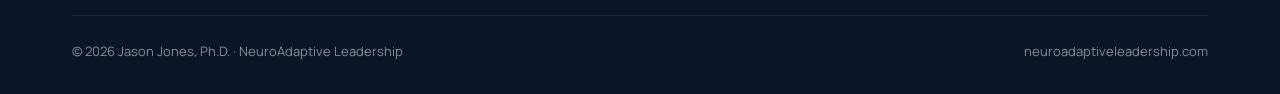
<file: nli.html>
<!DOCTYPE html>
<html lang="en">
<head>
<meta charset="UTF-8" />
<meta name="viewport" content="width=device-width, initial-scale=1.0" />
<title>NLI: The NeuroAdaptive Leadership Index Assessment | Jason Jones, Ph.D.</title>
<meta name="description" content="The NeuroAdaptive Leadership Index (NLI) is a research-backed assessment that measures your leadership readiness across the five skills of the A.D.A.P.T. model and gives you a personalized development starting point." />
<meta name="author" content="Jason Jones, Ph.D." />
<meta name="robots" content="index, follow, max-snippet:-1, max-image-preview:large, max-video-preview:-1" />
<meta name="keywords" content="NeuroAdaptive Leadership Index, NLI assessment, leadership assessment, neuroscience leadership test, Jason Jones PhD, leadership readiness" />
<link rel="canonical" href="https://neuroadaptiveleadership.com/nli.html" />

<!-- Open Graph -->
<meta property="og:type" content="website" />
<meta property="og:title" content="The NeuroAdaptive Leadership Index (NLI) | Leadership Assessment" />
<meta property="og:description" content="Measure your leadership readiness across the five skills of the A.D.A.P.T. model. Get a personalized development report from the NLI assessment by Dr. Jason Jones." />
<meta property="og:url" content="https://neuroadaptiveleadership.com/nli.html" />
<meta property="og:image" content="https://neuroadaptiveleadership.com/assets/img/brain-hero.png" />
<meta property="og:image:alt" content="NeuroAdaptive Leadership Index assessment" />
<meta property="og:site_name" content="NeuroAdaptive Leadership" />
<meta property="og:locale" content="en_US" />

<!-- Twitter / X Card -->
<meta name="twitter:card" content="summary_large_image" />
<meta name="twitter:title" content="The NeuroAdaptive Leadership Index (NLI)" />
<meta name="twitter:description" content="How adaptive is your leadership? Take the NLI assessment and get scored across the five skills of the A.D.A.P.T. model." />
<meta name="twitter:image" content="https://neuroadaptiveleadership.com/assets/img/brain-hero.png" />

<!-- JSON-LD: WebApplication -->
<script type="application/ld+json">
{
  "@context": "https://schema.org",
  "@type": "WebApplication",
  "name": "NeuroAdaptive Leadership Index (NLI)",
  "alternateName": "NLI Assessment",
  "description": "A research-backed self-assessment that scores leadership readiness across five neuroadaptive skills: Attune, Decode, Align, Program, and Transfer.",
  "url": "https://neuroadaptiveleadership.com/nli.html",
  "applicationCategory": "Assessment Tool",
  "operatingSystem": "Web Browser",
  "author": {
    "@type": "Person",
    "name": "Jason Jones",
    "honorificSuffix": "Ph.D.",
    "url": "https://drjasonjones.com"
  },
  "publisher": {
    "@type": "Organization",
    "name": "NeuroAdaptive Leadership",
    "url": "https://neuroadaptiveleadership.com"
  },
  "offers": {
    "@type": "Offer",
    "price": "0",
    "priceCurrency": "USD"
  }
}
</script>

<link rel="preconnect" href="https://fonts.googleapis.com" />
<link rel="preconnect" href="https://fonts.gstatic.com" crossorigin />
<link href="https://fonts.googleapis.com/css2?family=Manrope:wght@400;500;600;700;800&display=swap" rel="stylesheet" />
<link rel="stylesheet" href="assets/styles.css" />
</head>
<body>

<header class="site-header">
  <div class="container nav">
    <a class="nav-brand" href="index.html">
      <span class="mark" aria-hidden="true"><svg viewBox="0 0 24 24" fill="none" stroke="currentColor" stroke-width="1.8" stroke-linecap="round" stroke-linejoin="round" aria-hidden="true"><path d="M12 5a3 3 0 1 0-5.997.125 4 4 0 0 0-2.526 5.77 4 4 0 0 0 .556 6.588A4 4 0 1 0 12 18Z"/><path d="M12 5a3 3 0 1 1 5.997.125 4 4 0 0 1 2.526 5.77 4 4 0 0 1-.556 6.588A4 4 0 1 1 12 18Z"/><path d="M15 13a4.5 4.5 0 0 1-3-4 4.5 4.5 0 0 1-3 4"/><path d="M17.599 6.5a3 3 0 0 0 .399-1.375"/><path d="M6.003 5.125A3 3 0 0 0 6.401 6.5"/><path d="M3.477 10.896a4 4 0 0 1 .585-.396"/><path d="M19.938 10.5a4 4 0 0 1 .585.396"/><path d="M6 18a4 4 0 0 1-1.967-.516"/><path d="M19.967 17.484A4 4 0 0 1 18 18"/></svg></span>
      <span><span class="gold-N">N</span>euro<span class="gold-A">A</span>daptive&nbsp;Leadership</span>
    </a>
    <button class="nav-toggle" aria-label="Toggle menu" aria-expanded="false" aria-controls="primary-nav">
      <svg class="icon-open" viewBox="0 0 24 24" fill="none" stroke="currentColor" stroke-width="2" stroke-linecap="round"><line x1="4" y1="7" x2="20" y2="7"/><line x1="4" y1="12" x2="20" y2="12"/><line x1="4" y1="17" x2="20" y2="17"/></svg>
      <svg class="icon-close" viewBox="0 0 24 24" fill="none" stroke="currentColor" stroke-width="2" stroke-linecap="round"><line x1="6" y1="6" x2="18" y2="18"/><line x1="18" y1="6" x2="6" y2="18"/></svg>
    </button>

    <ul class="nav-links" id="primary-nav">
      <li><a href="what-is-neuroadaptive-leadership.html">What is NAL</a></li>
      <li><a href="resources.html">Free Tools</a></li>
      <li><a href="nli.html" class="active">Assessment</a></li>
      <li><a href="missionbuilder.html">MissionBuilder</a></li>
      <li><a href="bulk-buyer.html">Bulk Buy</a></li>
      <li class="always-show nav-cta"><a class="btn btn-primary btn-sm" href="https://drjasonjones.com/nli">Take the NLI <span class="arrow">→</span></a></li>
    </ul>
  </div>
</header>

<!-- HERO -->
<section class="page-hero dot-grid" data-screen-label="NLI Hero">
  <div class="container" style="position: relative; z-index: 2;">
    <div style="display: grid; grid-template-columns: 1.05fr 1fr; gap: 64px; align-items: center;">
      <div>
        <span class="eyebrow" style="font-size: 15px">The NLI Assessment</span>
        <h1>How NeuroAdaptive are you, really?</h1>
        <p class="lead">The NeuroAdaptive Leadership Index (NLI) scores your readiness to lead under pressure across the 5 science-backed skills of the A.D.A.P.T. model.</p>
        <div style="display: flex; gap: 14px; margin-top: 32px; flex-wrap: wrap;">
          <a class="btn btn-primary btn-lg" href="https://drjasonjones.com/nli">Take the NLI free <span class="arrow">→</span></a>
        </div>
        <div class="hero-meta" style="border-top-color: rgba(255,255,255,0.1);">
          <div><strong>5 min</strong>&nbsp;&nbsp;average completion</div>
          <div><strong>36 items</strong>&nbsp;&nbsp;research-validated</div>
          <div>Free </div>
        </div>
      </div>

      <!-- Sample report preview -->
      <div class="reveal" style="border-radius: var(--r-xl); box-shadow: var(--shadow-card-dark); overflow: hidden;">
        <img src="assets/img/nli-sample-report.png" alt="Sample NeuroAdaptive Leadership Index report" style="width: 100%; height: 100%; object-fit: cover; display: block;" />
      </div>
    </div>
  </div>
</section>

<!-- WHAT IT MEASURES -->
<section data-screen-label="NLI Dimensions">
  <div class="container">
    <div class="section-head reveal">
      <span class="eyebrow">Five skills</span>
      <h2 style="margin-top: 14px;">The science of leading under pressure, measured.</h2>
      <p class="lead" style="margin: 12px auto 0;">Your NLI scores tell you how strong each of these neuroadaptive skills are and where you can build greater strength and more healthy automatic responses.</p>
    </div>

    <div class="pillar-grid">
      <div class="pillar reveal">
        <span class="num">01</span>
        <h4>Attune to disruption</h4>
        <p>Become keenly aware of the potential disruptions and pressures of everyday work and life. Train the prefrontal cortex to override emotional reaction and respond with intention rather than impulse.</p>
      </div>
      <div class="pillar reveal">
        <span class="num">02</span>
        <h4>Decode thought patterns</h4>
        <p>Understand and change the thinking patterns and biases that hinder effective problem-solving and decision-making. Recognize cognitive distortions, confirmation bias, and threat-response loops that cloud judgment under pressure.</p>
      </div>
      <div class="pillar reveal">
        <span class="num">03</span>
        <h4>Align identity and intention</h4>
        <p>Clarify who you are as a leader and what you stand for. When identity and intention are aligned, decisions become faster, communication becomes clearer, and your team can trust your behavior even when stakes are highest.</p>
      </div>
      <div class="pillar reveal pillar--row2-left">
        <span class="num">04</span>
        <h4>Program adaptivity</h4>
        <p>Rewire intentional and aligned behaviors to create automatic, healthy thinking and action. Build the neural pathways that make adaptive responses your default, not your exception, under sustained pressure.</p>
      </div>
      <div class="pillar reveal pillar--row2-right">
        <span class="num">05</span>
        <h4>Transfer to culture</h4>
        <p>Model neuroadaptive thinking and behavior to drive a neuroadaptive culture, making it a cultural competitive advantage. Teams that adapt faster, recover quicker, and perform better under pressure start with leaders who transfer these skills deliberately.</p>
      </div>
    </div>
  </div>
</section>

<!-- HOW IT WORKS -->
<section id="how" class="on-dark dot-grid" data-screen-label="NLI How it works">
  <div class="container" style="position: relative; z-index: 2;">
    <div class="section-head reveal">
      <span class="eyebrow" style="font-size: 13px">How it works</span>
      <h2 style="margin-top: 14px;">From assessment to action in 10 minutes.</h2>
    </div>
    <div class="pillar-grid">
      <div class="pillar reveal" style="background: var(--navy-mid); border-color: rgba(255,255,255,0.08);">
        <span class="num">01</span>
        <h4 style="color: var(--white);">Take the 5-minute assessment</h4>
        <p style="color: rgba(255,255,255,0.75);">No trick questions. Built to be honest with yourself, fast.</p>
      </div>
      <div class="pillar reveal" style="background: var(--navy-mid); border-color: rgba(255,255,255,0.08);">
        <span class="num">02</span>
        <h4 style="color: var(--white);">Get your NLI report</h4>
        <p style="color: rgba(255,255,255,0.75);">Overall score + 5 skill scores, with plain-language interpretation.</p>
      </div>
      <div class="pillar reveal" style="background: var(--navy-mid); border-color: rgba(255,255,255,0.08);">
        <span class="num">03</span>
        <h4 style="color: var(--white);">Start your NAL development plan</h4>
        <p style="color: rgba(255,255,255,0.75);">Identify the one or two skills you will build over the next 30 days.</p>
      </div>
    </div>
  </div>
</section>

<!-- START CTA -->
<section id="start" class="cta-band dot-grid" data-screen-label="NLI CTA">
  <div class="container" style="position: relative; z-index: 2;">
    <span class="eyebrow" style="color: var(--gold);">Free · 5 minutes · Instant results</span>
    <h2 style="margin: 16px auto;">Get your NLI score.</h2>
    <p class="lead">Find out exactly where your leadership brain is strongest and where to start.</p>
    <div style="display: inline-flex; gap: 14px; flex-wrap: wrap; justify-content: center;">
      <a class="btn btn-primary btn-lg" href="https://drjasonjones.com/nli">Start the assessment <span class="arrow">→</span></a>
      <a class="btn btn-outline btn-lg" href="resources.html">Get the Workbook</a>
    </div>
  </div>
</section>

<footer class="site-footer">
  <div class="container">
    <div class="footer-grid">
      <div>
        <a class="nav-brand" href="index.html">
          <span class="mark" aria-hidden="true"><svg viewBox="0 0 24 24" fill="none" stroke="currentColor" stroke-width="1.8" stroke-linecap="round" stroke-linejoin="round" aria-hidden="true"><path d="M12 5a3 3 0 1 0-5.997.125 4 4 0 0 0-2.526 5.77 4 4 0 0 0 .556 6.588A4 4 0 1 0 12 18Z"/><path d="M12 5a3 3 0 1 1 5.997.125 4 4 0 0 1 2.526 5.77 4 4 0 0 1-.556 6.588A4 4 0 1 1 12 18Z"/><path d="M15 13a4.5 4.5 0 0 1-3-4 4.5 4.5 0 0 1-3 4"/><path d="M17.599 6.5a3 3 0 0 0 .399-1.375"/><path d="M6.003 5.125A3 3 0 0 0 6.401 6.5"/><path d="M3.477 10.896a4 4 0 0 1 .585-.396"/><path d="M19.938 10.5a4 4 0 0 1 .585.396"/><path d="M6 18a4 4 0 0 1-1.967-.516"/><path d="M19.967 17.484A4 4 0 0 1 18 18"/></svg></span>
          <span><span class="gold-N">N</span>euro<span class="gold-A">A</span>daptive&nbsp;Leadership</span>
        </a>
        <p style="max-width: 32ch; margin-top: 12px; color: rgba(255,255,255,0.6); font-size: 14px;">Upgrade your brain to thrive under pressure. A new book by Jason Jones, Ph.D.</p>
      </div>
      <div><h5>Learn</h5><ul><li><a href="what-is-neuroadaptive-leadership.html">What is NAL</a></li><li><a href="https://www.amazon.com/NeuroAdaptive-Leadership-Upgrade-Confidence-Disruption/dp/0989471977" target="_blank" rel="noopener">Order the book</a></li><li><a href="index.html">Inside the book</a></li><li><a href="https://drjasonjones.com/wp-content/uploads/2026/07/NAL-Book-Intro-Chapter.pdf" target="_blank" rel="noopener">Read a sample</a></li></ul></div>
      <div><h5>Tools</h5><ul><li><a href="resources.html">Free Tools</a></li><li><a href="nli.html">NLI Assessment</a></li><li><a href="missionbuilder.html">MissionBuilder</a></li></ul></div>
      <div><h5>Stay in touch</h5><ul><li><a href="#">LinkedIn</a></li><li><a href="#">Speaking inquiries</a></li></ul></div>
    </div>
    <div class="footer-bottom">
      <span>© 2026 Jason Jones, Ph.D. · NeuroAdaptive Leadership</span>
      <span>neuroadaptiveleadership.com</span>
    </div>
  </div>
</footer>

<script src="assets/site.js"></script>
</body>
</html>
</file>
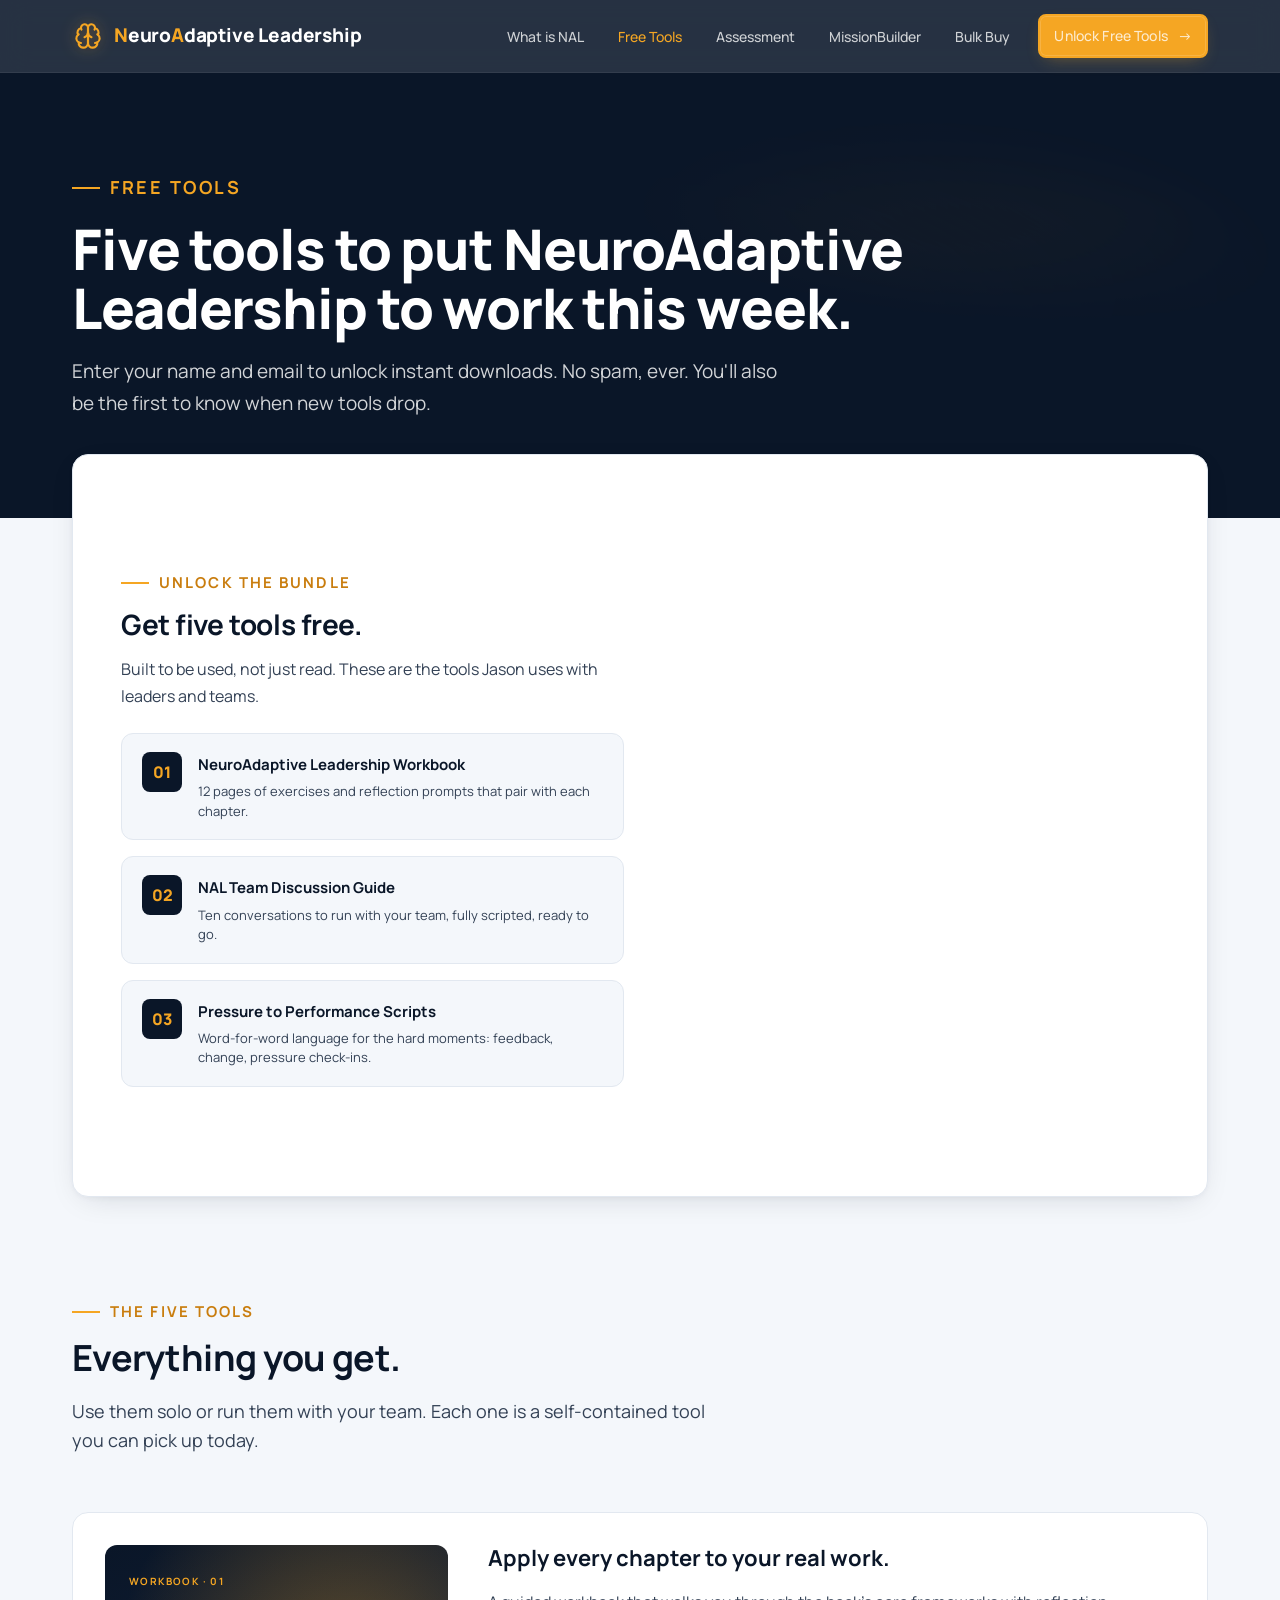
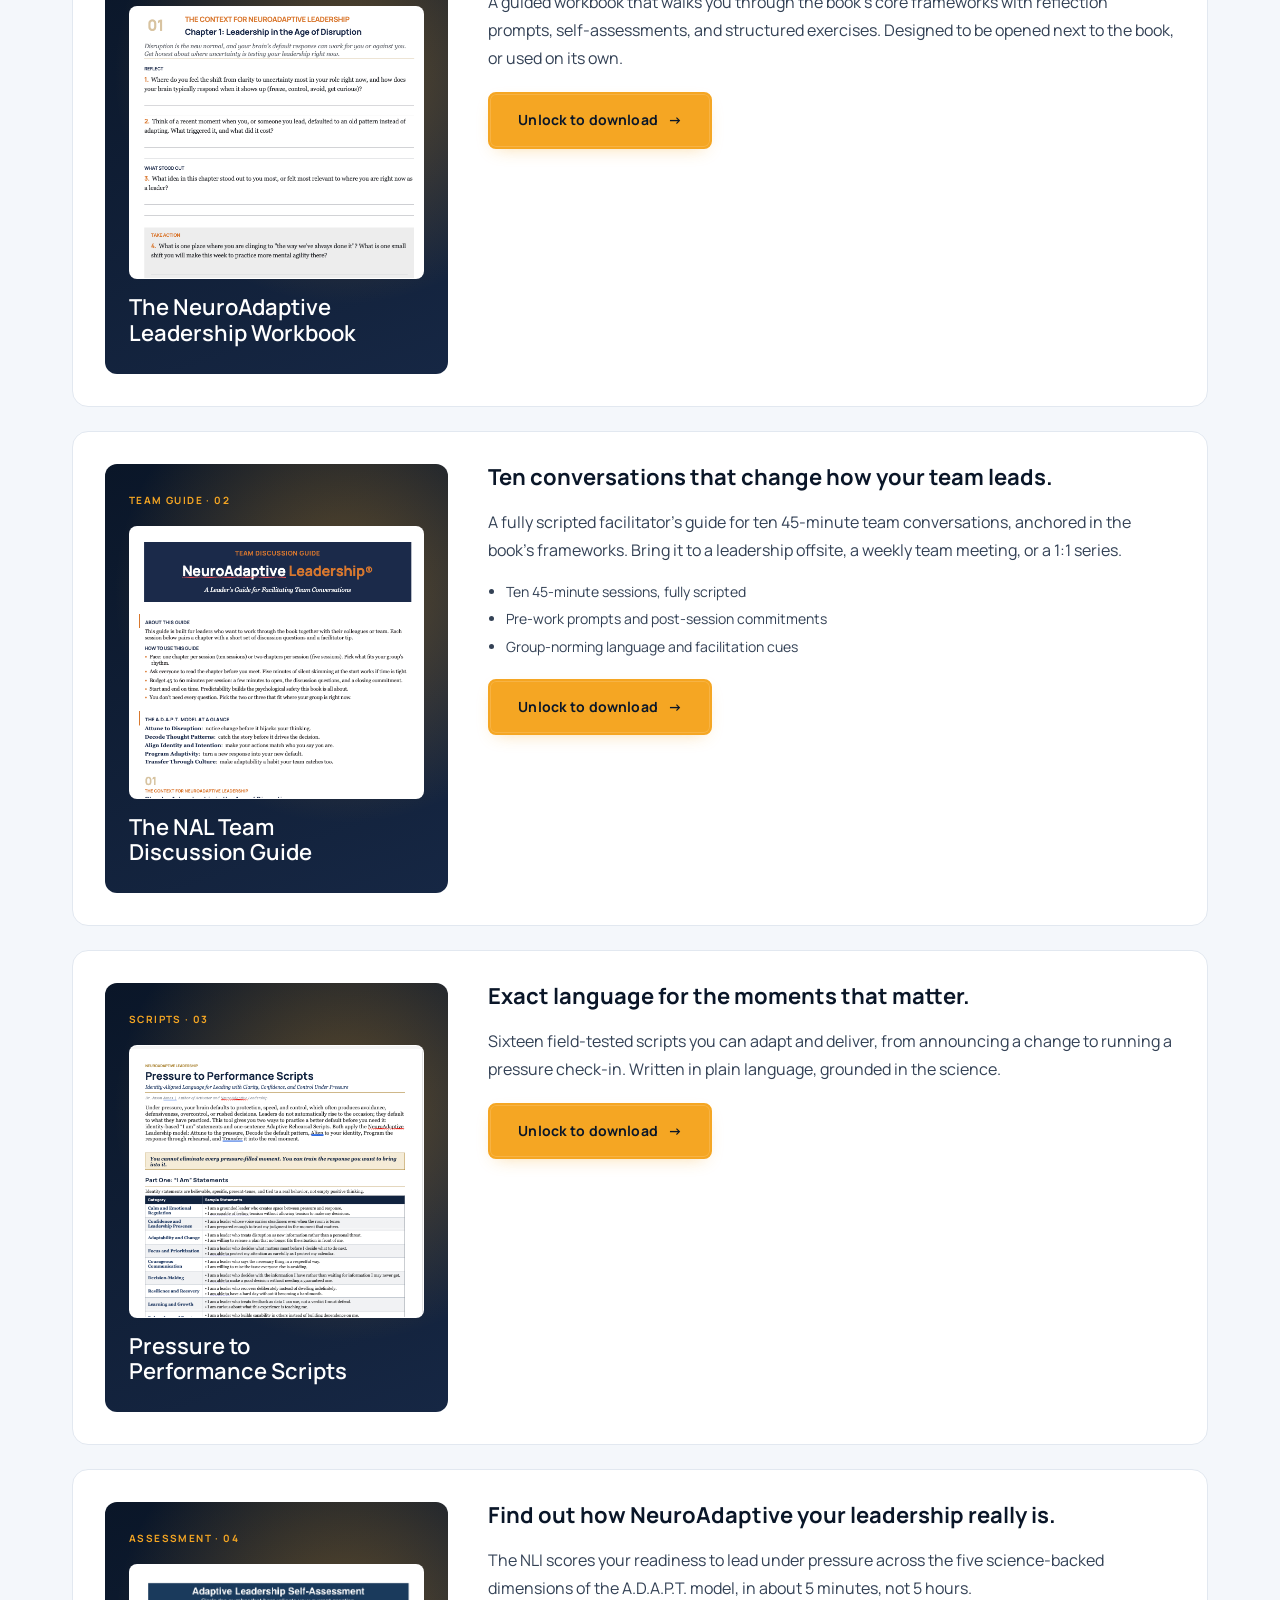
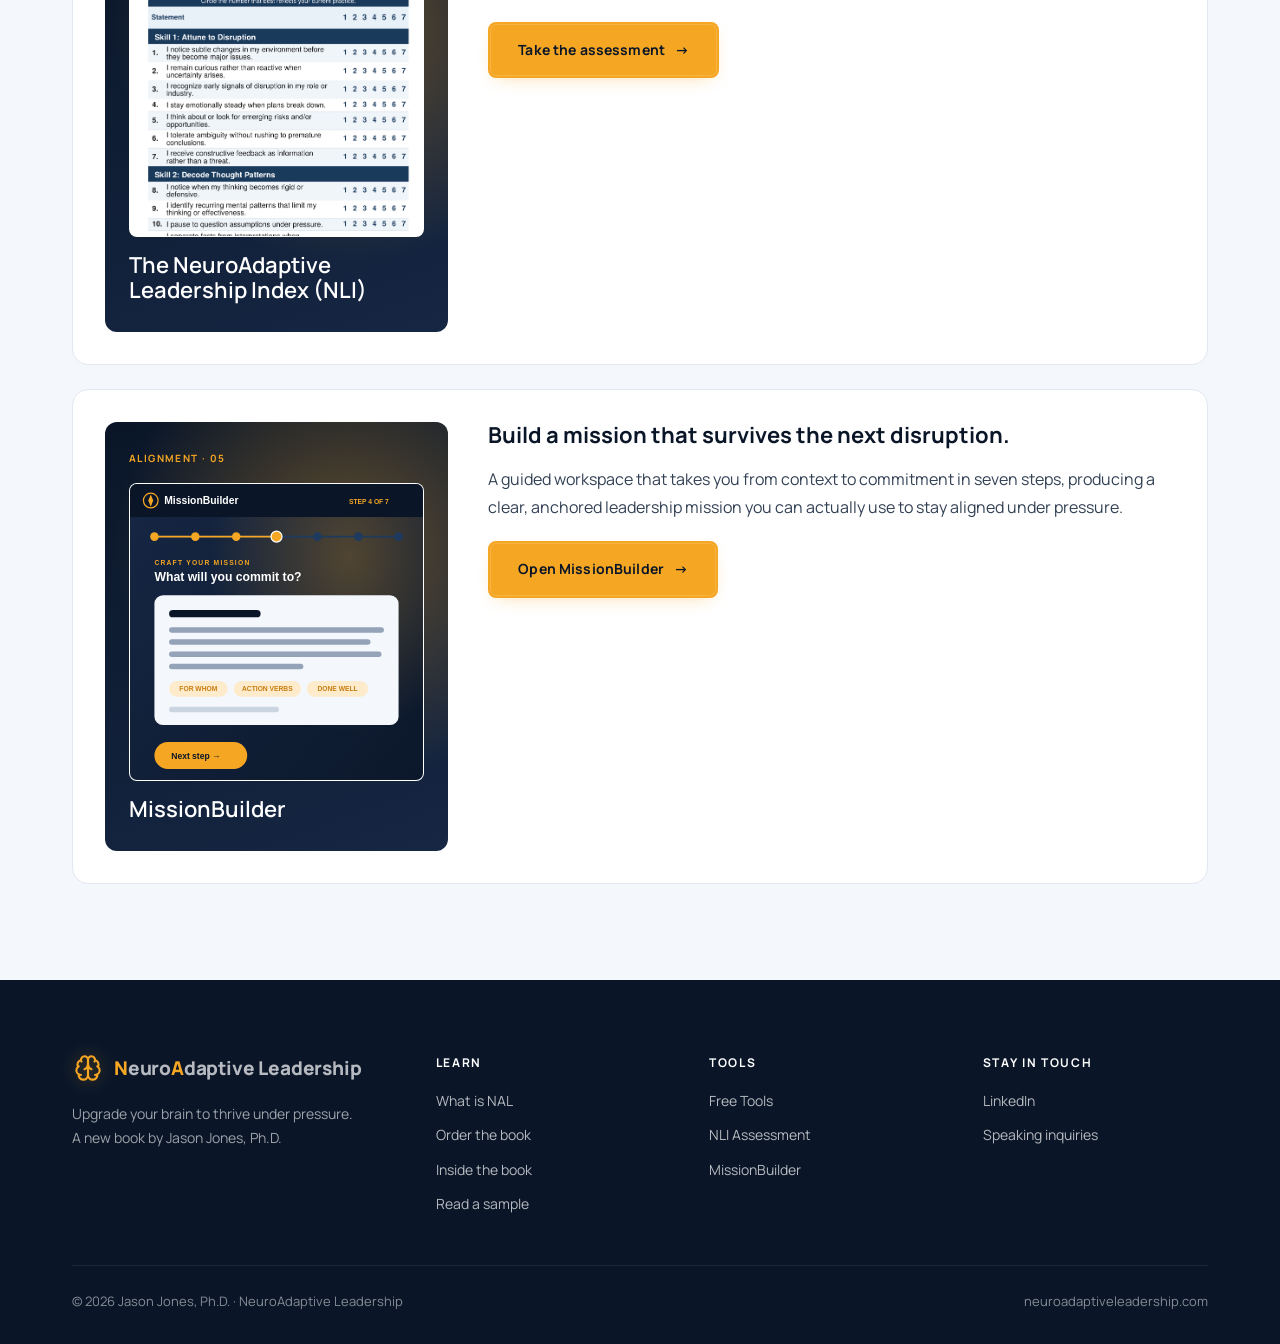
<file: resources.html>
<!DOCTYPE html>
<html lang="en">
<head>
<meta charset="UTF-8" />
<meta name="viewport" content="width=device-width, initial-scale=1.0" />
<title>Free Leadership Tools: Workbook, Team Guide & Scripts | NeuroAdaptive Leadership</title>
<meta name="description" content="Get five free tools from NeuroAdaptive Leadership by Dr. Jason Jones: the 12-page Workbook, NAL Team Discussion Guide, Pressure to Performance Scripts, the NLI assessment, and MissionBuilder." />
<meta name="author" content="Jason Jones, Ph.D." />
<meta name="robots" content="noindex, nofollow, noarchive, nosnippet" />
<meta name="keywords" content="free leadership tools, neuroadaptive leadership workbook, team discussion guide, leadership scripts, Jason Jones PhD, pressure to performance" />
<link rel="canonical" href="https://neuroadaptiveleadership.com/resources.html" />

<!-- Open Graph -->
<meta property="og:type" content="website" />
<meta property="og:title" content="Free Leadership Tools | NeuroAdaptive Leadership" />
<meta property="og:description" content="Get the free Workbook, Team Discussion Guide, and Pressure to Performance Scripts from NeuroAdaptive Leadership by Dr. Jason Jones." />
<meta property="og:url" content="https://neuroadaptiveleadership.com/resources.html" />
<meta property="og:image" content="https://neuroadaptiveleadership.com/assets/img/book-cover.png" />
<meta property="og:image:alt" content="NeuroAdaptive Leadership free tools" />
<meta property="og:site_name" content="NeuroAdaptive Leadership" />
<meta property="og:locale" content="en_US" />

<!-- Twitter / X Card -->
<meta name="twitter:card" content="summary_large_image" />
<meta name="twitter:title" content="Free Leadership Tools | NeuroAdaptive Leadership" />
<meta name="twitter:description" content="Get the free Workbook, Team Discussion Guide, and Pressure to Performance Scripts from Dr. Jason Jones." />
<meta name="twitter:image" content="https://neuroadaptiveleadership.com/assets/img/book-cover.png" />

<!-- JSON-LD: ItemList (free resources) -->
<script type="application/ld+json">
{
  "@context": "https://schema.org",
  "@type": "ItemList",
  "name": "Free NeuroAdaptive Leadership Tools",
  "description": "Five free companion tools to the book NeuroAdaptive Leadership by Jason Jones, Ph.D.",
  "url": "https://neuroadaptiveleadership.com/resources.html",
  "numberOfItems": 5,
  "itemListElement": [
    {
      "@type": "ListItem",
      "position": 1,
      "name": "NeuroAdaptive Leadership Workbook",
      "description": "A 12-page self-paced workbook with exercises, reflection prompts, and worksheets to apply each chapter to your real work.",
      "url": "https://neuroadaptiveleadership.com/resources.html"
    },
    {
      "@type": "ListItem",
      "position": 2,
      "name": "NAL Team Discussion Guide",
      "description": "A 24-page guide with ten structured conversations to lead with your team: questions, frameworks, and follow-ups included.",
      "url": "https://neuroadaptiveleadership.com/resources.html"
    },
    {
      "@type": "ListItem",
      "position": 3,
      "name": "Pressure to Performance Scripts",
      "description": "16 word-for-word scripts for hard leadership moments: change announcements and pressure check-ins.",
      "url": "https://neuroadaptiveleadership.com/resources.html"
    },
    {
      "@type": "ListItem",
      "position": 4,
      "name": "The NeuroAdaptive Leadership Index (NLI)",
      "description": "A 5-minute assessment that scores your readiness to lead under pressure across the five dimensions of the A.D.A.P.T. model.",
      "url": "https://neuroadaptiveleadership.com/nli.html"
    },
    {
      "@type": "ListItem",
      "position": 5,
      "name": "MissionBuilder",
      "description": "A guided workspace that helps you build a clear, anchored leadership mission in seven steps, solo or with your team.",
      "url": "https://neuroadaptiveleadership.com/missionbuilder.html"
    }
  ]
}
</script>

<link rel="preconnect" href="https://fonts.googleapis.com" />
<link rel="preconnect" href="https://fonts.gstatic.com" crossorigin />
<link href="https://fonts.googleapis.com/css2?family=Manrope:wght@400;500;600;700;800&display=swap" rel="stylesheet" />
<link rel="stylesheet" href="assets/styles.css" />
</head>
<body>

<header class="site-header">
  <div class="container nav">
    <a class="nav-brand" href="index.html">
      <span class="mark" aria-hidden="true"><svg viewBox="0 0 24 24" fill="none" stroke="currentColor" stroke-width="1.8" stroke-linecap="round" stroke-linejoin="round" aria-hidden="true"><path d="M12 5a3 3 0 1 0-5.997.125 4 4 0 0 0-2.526 5.77 4 4 0 0 0 .556 6.588A4 4 0 1 0 12 18Z"/><path d="M12 5a3 3 0 1 1 5.997.125 4 4 0 0 1 2.526 5.77 4 4 0 0 1-.556 6.588A4 4 0 1 1 12 18Z"/><path d="M15 13a4.5 4.5 0 0 1-3-4 4.5 4.5 0 0 1-3 4"/><path d="M17.599 6.5a3 3 0 0 0 .399-1.375"/><path d="M6.003 5.125A3 3 0 0 0 6.401 6.5"/><path d="M3.477 10.896a4 4 0 0 1 .585-.396"/><path d="M19.938 10.5a4 4 0 0 1 .585.396"/><path d="M6 18a4 4 0 0 1-1.967-.516"/><path d="M19.967 17.484A4 4 0 0 1 18 18"/></svg></span>
      <span><span class="gold-N">N</span>euro<span class="gold-A">A</span>daptive&nbsp;Leadership</span>
    </a>
    <button class="nav-toggle" aria-label="Toggle menu" aria-expanded="false" aria-controls="primary-nav">
      <svg class="icon-open" viewBox="0 0 24 24" fill="none" stroke="currentColor" stroke-width="2" stroke-linecap="round"><line x1="4" y1="7" x2="20" y2="7"/><line x1="4" y1="12" x2="20" y2="12"/><line x1="4" y1="17" x2="20" y2="17"/></svg>
      <svg class="icon-close" viewBox="0 0 24 24" fill="none" stroke="currentColor" stroke-width="2" stroke-linecap="round"><line x1="6" y1="6" x2="18" y2="18"/><line x1="18" y1="6" x2="6" y2="18"/></svg>
    </button>

    <ul class="nav-links" id="primary-nav">
      <li><a href="what-is-neuroadaptive-leadership.html">What is NAL</a></li>
      <li><a href="resources.html" class="active">Free Tools</a></li>
      <li><a href="nli.html">Assessment</a></li>
      <li><a href="missionbuilder.html">MissionBuilder</a></li>
      <li><a href="bulk-buyer.html">Bulk Buy</a></li>
      <li class="always-show nav-cta"><a class="btn btn-primary btn-sm" href="#optin">Unlock Free Tools <span class="arrow">→</span></a></li>
    </ul>
  </div>
</header>

<!-- PAGE HERO -->
<section class="page-hero dot-grid" data-screen-label="Resources Hero">
  <div class="container" style="position: relative; z-index: 2;">
    <span class="eyebrow" style="font-size: 18px">Free tools</span>
    <h1>Five tools to put NeuroAdaptive Leadership to work this week.</h1>
    <p class="lead">Enter your name and email to unlock instant downloads. No spam, ever. You'll also be the first to know when new tools drop.</p>
  </div>
</section>

<!-- OPT-IN CARD -->
<div class="container" id="optin">
  <div class="optin reveal">
    <div>
      <span class="eyebrow" style="font-size: 15px">Unlock the bundle</span>
      <h2 style="margin-top: 12px;">Get five tools free.</h2>
      <p class="lead">Built to be used, not just read. These are the tools Jason uses with leaders and teams.</p>
      <ul class="lock-list" style="margin-top: 24px;">
        <li class="lock-item">
          <span class="icon">01</span>
          <div>
            <h5>NeuroAdaptive Leadership Workbook</h5>
            <p>12 pages of exercises and reflection prompts that pair with each chapter.</p>
          </div>
        </li>
        <li class="lock-item">
          <span class="icon">02</span>
          <div>
            <h5>NAL Team Discussion Guide</h5>
            <p>Ten conversations to run with your team, fully scripted, ready to go.</p>
          </div>
        </li>
        <li class="lock-item">
          <span class="icon">03</span>
          <div>
            <h5>Pressure to Performance Scripts</h5>
            <p>Word-for-word language for the hard moments: feedback, change, pressure check-ins.</p>
          </div>
        </li>
      </ul>
    </div>

    <div class="zoho-optin">
      <div id="zf_div_bRKNytYpzHCBZx927mdq5B7HyiWYNGjGnEBz6hcQdxQ"></div>
      <script type="text/javascript">
      (function() {
      	try{
      		var f = document.createElement("iframe");

      			var ifrmSrc = 'https://forms.zohopublic.com/jasonjones/form/Complaints/formperma/bRKNytYpzHCBZx927mdq5B7HyiWYNGjGnEBz6hcQdxQ?zf_rszfm=1';


              try{
      			if ( typeof ZFAdvLead != "undefined" && typeof zfutm_zfAdvLead != "undefined" ) {
      				for( var prmIdx = 0 ; prmIdx < ZFAdvLead.utmPNameArr.length ; prmIdx ++ ) {
      				    var utmPm = ZFAdvLead.utmPNameArr[ prmIdx ];
      				    utmPm = ( ZFAdvLead.isSameDomian && ( ZFAdvLead.utmcustPNameArr.indexOf(utmPm) == -1 ) ) ? "zf_" + utmPm : utmPm;
      				    var utmVal = zfutm_zfAdvLead.zfautm_gC_enc( ZFAdvLead.utmPNameArr[ prmIdx ] );
      				    if ( typeof utmVal !== "undefined" ) {
      				      if ( utmVal != "" ) {
      				        if(ifrmSrc.indexOf('?') > 0){
      				             ifrmSrc = ifrmSrc+'&'+utmPm+'='+utmVal;
      				        }else{
      				            ifrmSrc = ifrmSrc+'?'+utmPm+'='+utmVal;
      				        }
      				      }
      				    }
      				}
      			}
      			if ( typeof ZFLead !== "undefined" && typeof zfutm_zfLead !== "undefined" ) {
      				for( var prmIdx = 0 ; prmIdx < ZFLead.utmPNameArr.length ; prmIdx ++ ) {
      		        	var utmPm = ZFLead.utmPNameArr[ prmIdx ];
      		        	var utmVal = zfutm_zfLead.zfutm_gC_enc( ZFLead.utmPNameArr[ prmIdx ] );
      			        if ( typeof utmVal !== "undefined" ) {
      			          if ( utmVal != "" ){
      			            if(ifrmSrc.indexOf('?') > 0){
      			              ifrmSrc = ifrmSrc+'&'+utmPm+'='+utmVal;//No I18N
      			            }else{
      			              ifrmSrc = ifrmSrc+'?'+utmPm+'='+utmVal;//No I18N
      			            }
      			          }
      			        }
      		      	}
      			}
      			if (!((new RegExp("[?&]referrername=")).test(ifrmSrc))) {
                  var rfr = window.location.href;

                  try {
                      rfr = window.self !== window.top ?
                          window.top.location.href :
                          (/^https?:\/\/[\w.-]+\.[a-zA-Z]{2,}/i.test(rfr) ? rfr : "");
                  } catch (e) {}

                  if (rfr && rfr !== "") {
                      if (rfr.length > 1800) {
                          var queryIndex = rfr.indexOf('?');
                          if (queryIndex > -1) {
                              rfr = rfr.substring(0, queryIndex);
                          }
                          if (rfr.length > 1800) {
                              rfr = rfr.substring(0, 1800);
                          }
                      }
                      ifrmSrc += ((ifrmSrc.indexOf('?') > 0) ? '&' : '?') + 'referrername=' + encodeURIComponent(rfr);
                  }
              }
      		}catch(e){}


      		f.src = ifrmSrc;
      		f.style.border="none";
      		f.style.height="637px";
      		f.style.width="90%";
      		f.style.transition="all 0.5s ease";
      		f.setAttribute("aria-label", 'Get My Free Tools!');

      		var d = document.getElementById("zf_div_bRKNytYpzHCBZx927mdq5B7HyiWYNGjGnEBz6hcQdxQ");
      		d.appendChild(f);
      		window.addEventListener('message', function (){
      			var evntData = event.data;
      			if( evntData && evntData.constructor == String ){
      				var zf_ifrm_data = evntData.split("|");
      				if ( zf_ifrm_data.length == 2 || zf_ifrm_data.length == 3 ) {
      					var zf_perma = zf_ifrm_data[0];
      					var zf_ifrm_ht_nw = ( parseInt(zf_ifrm_data[1], 10) + 15 ) + "px";
      					var iframe = document.getElementById("zf_div_bRKNytYpzHCBZx927mdq5B7HyiWYNGjGnEBz6hcQdxQ").getElementsByTagName("iframe")[0];
      					if ( (iframe.src).indexOf('formperma') > 0 && (iframe.src).indexOf(zf_perma) > 0 ) {
      						var prevIframeHeight = iframe.style.height;
      						var zf_tout = false;
      						if( zf_ifrm_data.length == 3 ) {
      						    iframe.scrollIntoView();
      						    zf_tout = true;
      						}

      						if ( prevIframeHeight != zf_ifrm_ht_nw ) {
      							if( zf_tout ) {
      							    setTimeout(function(){
      							        iframe.style.height = zf_ifrm_ht_nw;
      							    },500);
      							} else {
      							    iframe.style.height = zf_ifrm_ht_nw;
      							}
      						}
      					}
      				}
      			}
      		}, false);
          }catch(e){}


      })();
      </script>
    </div>
  </div>
</div>
<script>
  if (window.location.hash === '#bundle') {
    var optinBlock = document.getElementById('optin');
    if (optinBlock) optinBlock.style.display = 'none';
  }

  document.addEventListener('DOMContentLoaded', function() {
    if (window.location.hash === '#bundle') {
      document.querySelectorAll('[data-unlocked-href]').forEach(function(btn) {
        var arrow = btn.querySelector('.arrow');
        btn.setAttribute('href', btn.getAttribute('data-unlocked-href'));
        btn.setAttribute('target', '_blank');
        btn.setAttribute('rel', 'noopener');
        btn.textContent = btn.getAttribute('data-unlocked-text') + ' ';
        if (arrow) btn.appendChild(arrow);
      });
    }
  });
</script>

<!-- RESOURCE DETAIL LIST -->
<section id="bundle" data-screen-label="Resource Bundle">
  <div class="container">
    <div class="section-head left reveal" style="max-width: 720px;">
      <span class="eyebrow" style="font-size: 15px">The five tools</span>
      <h2 style="margin-top: 12px;">Everything you get.</h2>
      <p class="lead">Use them solo or run them with your team. Each one is a self-contained tool you can pick up today.</p>
    </div>

    <div class="detail-list">
      <article class="detail-row reveal">
        <div class="cover">
          <span class="badge">Workbook · 01</span>
          <div class="preview"><img src="assets/img/workbook-cover.png" alt="NeuroAdaptive Leadership Workbook page preview" /></div>
          <h4>The NeuroAdaptive Leadership Workbook</h4>
        </div>
        <div class="body">
          <h3>Apply every chapter to your real work.</h3>
          <p>A guided workbook that walks you through the book's core frameworks with reflection prompts, self-assessments, and structured exercises. Designed to be opened next to the book, or used on its own.</p>
          <div style="display: flex; gap: 12px; margin-top: 20px;">
            <a class="btn btn-primary" href="#optin" data-unlocked-href="assets/downloads/nal-workbook.pdf" data-unlocked-text="Download the workbook">Unlock to download <span class="arrow">→</span></a>
          </div>
        </div>
      </article>

      <article class="detail-row reveal">
        <div class="cover">
          <span class="badge">Team Guide · 02</span>
          <div class="preview"><img src="assets/img/discussion-guide-cover.png" alt="NAL Team Discussion Guide page preview" /></div>
          <h4>The NAL Team Discussion Guide</h4>
        </div>
        <div class="body">
          <h3>Ten conversations that change how your team leads.</h3>
          <p>A fully scripted facilitator's guide for ten 45-minute team conversations, anchored in the book's frameworks. Bring it to a leadership offsite, a weekly team meeting, or a 1:1 series.</p>
          <ul>
            <li>Ten 45-minute sessions, fully scripted</li>
            <li>Pre-work prompts and post-session commitments</li>
            <li>Group-norming language and facilitation cues</li>
          </ul>
          <div style="display: flex; gap: 12px; margin-top: 20px;">
            <a class="btn btn-primary" href="#optin" data-unlocked-href="assets/downloads/nal-team-discussion-guide.pdf" data-unlocked-text="Download the discussion guide">Unlock to download <span class="arrow">→</span></a>
          </div>
        </div>
      </article>

      <article class="detail-row reveal">
        <div class="cover">
          <span class="badge">Scripts · 03</span>
          <div class="preview"><img src="assets/img/p2p-scripts-cover.png" alt="Pressure to Performance Scripts page preview" /></div>
          <h4>Pressure to Performance Scripts</h4>
        </div>
        <div class="body">
          <h3>Exact language for the moments that matter.</h3>
          <p>Sixteen field-tested scripts you can adapt and deliver, from announcing a change to running a pressure check-in. Written in plain language, grounded in the science.</p>
          <div style="display: flex; gap: 12px; margin-top: 20px;">
            <a class="btn btn-primary" href="#optin" data-unlocked-href="assets/downloads/pressure-to-performance-scripts.pdf" data-unlocked-text="Download the scripts">Unlock to download <span class="arrow">→</span></a>
          </div>
        </div>
      </article>

      <article class="detail-row reveal">
        <div class="cover">
          <span class="badge">Assessment · 04</span>
          <div class="preview"><img src="assets/img/nli-assessment-preview.png" alt="NeuroAdaptive Leadership Index assessment preview" /></div>
          <h4>The NeuroAdaptive Leadership Index (NLI)</h4>
        </div>
        <div class="body">
          <h3>Find out how NeuroAdaptive your leadership really is.</h3>
          <p>The NLI scores your readiness to lead under pressure across the five science-backed dimensions of the A.D.A.P.T. model, in about 5 minutes, not 5 hours.</p>
          <div style="display: flex; gap: 12px; margin-top: 20px;">
            <a class="btn btn-primary" href="nli.html">Take the assessment <span class="arrow">→</span></a>
          </div>
        </div>
      </article>

      <article class="detail-row reveal">
        <div class="cover">
          <span class="badge">Alignment · 05</span>
          <div class="preview"><img src="assets/img/missionbuilder-preview.svg" alt="MissionBuilder guided workspace preview" /></div>
          <h4>MissionBuilder</h4>
        </div>
        <div class="body">
          <h3>Build a mission that survives the next disruption.</h3>
          <p>A guided workspace that takes you from context to commitment in seven steps, producing a clear, anchored leadership mission you can actually use to stay aligned under pressure.</p>
          <div style="display: flex; gap: 12px; margin-top: 20px;">
            <a class="btn btn-primary" href="missionbuilder.html">Open MissionBuilder <span class="arrow">→</span></a>
          </div>
        </div>
      </article>
    </div>
  </div>
</section>

<footer class="site-footer">
  <div class="container">
    <div class="footer-grid">
      <div>
        <a class="nav-brand" href="index.html">
          <span class="mark" aria-hidden="true"><svg viewBox="0 0 24 24" fill="none" stroke="currentColor" stroke-width="1.8" stroke-linecap="round" stroke-linejoin="round" aria-hidden="true"><path d="M12 5a3 3 0 1 0-5.997.125 4 4 0 0 0-2.526 5.77 4 4 0 0 0 .556 6.588A4 4 0 1 0 12 18Z"/><path d="M12 5a3 3 0 1 1 5.997.125 4 4 0 0 1 2.526 5.77 4 4 0 0 1-.556 6.588A4 4 0 1 1 12 18Z"/><path d="M15 13a4.5 4.5 0 0 1-3-4 4.5 4.5 0 0 1-3 4"/><path d="M17.599 6.5a3 3 0 0 0 .399-1.375"/><path d="M6.003 5.125A3 3 0 0 0 6.401 6.5"/><path d="M3.477 10.896a4 4 0 0 1 .585-.396"/><path d="M19.938 10.5a4 4 0 0 1 .585.396"/><path d="M6 18a4 4 0 0 1-1.967-.516"/><path d="M19.967 17.484A4 4 0 0 1 18 18"/></svg></span>
          <span><span class="gold-N">N</span>euro<span class="gold-A">A</span>daptive&nbsp;Leadership</span>
        </a>
        <p style="max-width: 32ch; margin-top: 12px; color: rgba(255,255,255,0.6); font-size: 14px;">Upgrade your brain to thrive under pressure. A new book by Jason Jones, Ph.D.</p>
      </div>
      <div><h5>Learn</h5><ul><li><a href="what-is-neuroadaptive-leadership.html">What is NAL</a></li><li><a href="https://www.amazon.com/NeuroAdaptive-Leadership-Upgrade-Confidence-Disruption/dp/0989471977" target="_blank" rel="noopener">Order the book</a></li><li><a href="index.html">Inside the book</a></li><li><a href="https://drjasonjones.com/wp-content/uploads/2026/07/NAL-Book-Intro-Chapter.pdf" target="_blank" rel="noopener">Read a sample</a></li></ul></div>
      <div><h5>Tools</h5><ul><li><a href="resources.html">Free Tools</a></li><li><a href="nli.html">NLI Assessment</a></li><li><a href="missionbuilder.html">MissionBuilder</a></li></ul></div>
      <div><h5>Stay in touch</h5><ul><li><a href="#">LinkedIn</a></li><li><a href="#">Speaking inquiries</a></li></ul></div>
    </div>
    <div class="footer-bottom">
      <span>© 2026 Jason Jones, Ph.D. · NeuroAdaptive Leadership</span>
      <span>neuroadaptiveleadership.com</span>
    </div>
  </div>
</footer>

<script src="assets/site.js"></script>
</body>
</html>
</file>
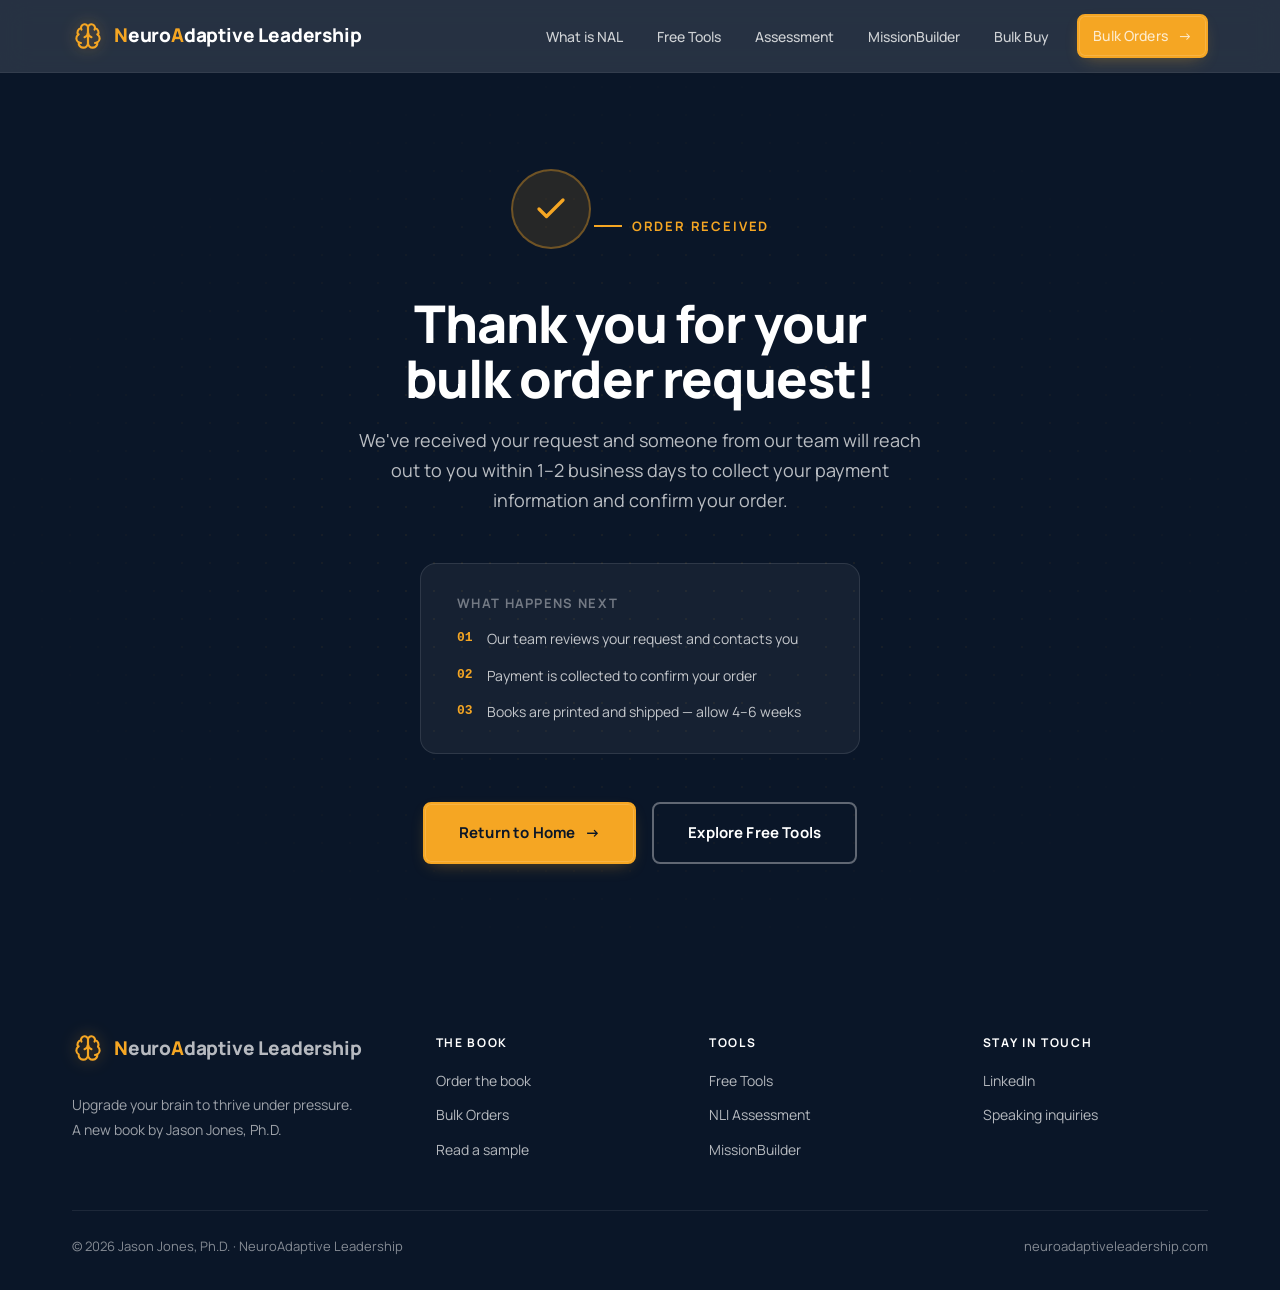
<file: thank-you.html>
<!DOCTYPE html>
<html lang="en">
<head>
<meta charset="UTF-8" />
<meta name="viewport" content="width=device-width, initial-scale=1.0" />
<title>Thank You — NeuroAdaptive Leadership</title>
<meta name="robots" content="noindex, nofollow" />

<link rel="preconnect" href="https://fonts.googleapis.com" />
<link rel="preconnect" href="https://fonts.gstatic.com" crossorigin />
<link href="https://fonts.googleapis.com/css2?family=Manrope:wght@400;500;600;700;800&display=swap" rel="stylesheet" />
<link rel="stylesheet" href="assets/styles.css" />
</head>
<body>

<!-- HEADER -->
<header class="site-header">
  <div class="container nav">
    <a class="nav-brand" href="index.html">
      <span class="mark" aria-hidden="true"><svg viewBox="0 0 24 24" fill="none" stroke="currentColor" stroke-width="1.8" stroke-linecap="round" stroke-linejoin="round" aria-hidden="true"><path d="M12 5a3 3 0 1 0-5.997.125 4 4 0 0 0-2.526 5.77 4 4 0 0 0 .556 6.588A4 4 0 1 0 12 18Z"/><path d="M12 5a3 3 0 1 1 5.997.125 4 4 0 0 1 2.526 5.77 4 4 0 0 1-.556 6.588A4 4 0 1 1 12 18Z"/><path d="M15 13a4.5 4.5 0 0 1-3-4 4.5 4.5 0 0 1-3 4"/><path d="M17.599 6.5a3 3 0 0 0 .399-1.375"/><path d="M6.003 5.125A3 3 0 0 0 6.401 6.5"/><path d="M3.477 10.896a4 4 0 0 1 .585-.396"/><path d="M19.938 10.5a4 4 0 0 1 .585.396"/><path d="M6 18a4 4 0 0 1-1.967-.516"/><path d="M19.967 17.484A4 4 0 0 1 18 18"/></svg></span>
      <span><span class="gold-N">N</span>euro<span class="gold-A">A</span>daptive&nbsp;Leadership</span>
    </a>
    <button class="nav-toggle" aria-label="Toggle menu" aria-expanded="false" aria-controls="primary-nav">
      <svg class="icon-open" viewBox="0 0 24 24" fill="none" stroke="currentColor" stroke-width="2" stroke-linecap="round"><line x1="4" y1="7" x2="20" y2="7"/><line x1="4" y1="12" x2="20" y2="12"/><line x1="4" y1="17" x2="20" y2="17"/></svg>
      <svg class="icon-close" viewBox="0 0 24 24" fill="none" stroke="currentColor" stroke-width="2" stroke-linecap="round"><line x1="6" y1="6" x2="18" y2="18"/><line x1="18" y1="6" x2="6" y2="18"/></svg>
    </button>
    <ul class="nav-links" id="primary-nav">
      <li><a href="what-is-neuroadaptive-leadership.html">What is NAL</a></li>
      <li><a href="resources.html">Free Tools</a></li>
      <li><a href="nli.html">Assessment</a></li>
      <li><a href="missionbuilder.html">MissionBuilder</a></li>
      <li><a href="bulk-buyer.html">Bulk Buy</a></li>
      <li class="always-show nav-cta"><a class="btn btn-primary btn-sm" href="bulk-buyer.html">Bulk Orders <span class="arrow">→</span></a></li>
    </ul>
  </div>
</header>

<!-- THANK YOU CONTENT -->
<section class="on-dark dot-grid" style="min-height: 70vh; display: flex; align-items: center;">
  <div class="container" style="text-align: center; position: relative; z-index: 2;">

    <!-- Checkmark icon -->
    <div style="display: inline-flex; align-items: center; justify-content: center; width: 80px; height: 80px; border-radius: 50%; background: rgba(245,166,35,0.12); border: 2px solid rgba(245,166,35,0.35); margin-bottom: 32px;">
      <svg width="36" height="36" viewBox="0 0 24 24" fill="none" stroke="#F5A623" stroke-width="2.2" stroke-linecap="round" stroke-linejoin="round">
        <polyline points="20 6 9 17 4 12"/>
      </svg>
    </div>

    <span class="eyebrow" style="font-size: 13px; justify-content: center;">Order Received</span>
    <h1 style="margin-top: 16px; color: var(--white); max-width: 18ch; margin-left: auto; margin-right: auto;">
      Thank you for your bulk order request!
    </h1>
    <p class="lead" style="color: rgba(255,255,255,0.72); max-width: 52ch; margin: 20px auto 0;">
      We've received your request and someone from our team will reach out to you within 1–2 business days to collect your payment information and confirm your order.
    </p>

    <div style="display: inline-flex; flex-direction: column; gap: 12px; margin-top: 48px; padding: 28px 36px; background: rgba(255,255,255,0.05); border: 1px solid rgba(255,255,255,0.1); border-radius: var(--r-xl); text-align: left; max-width: 440px; width: 100%;">
      <div style="font-size: 13px; font-weight: 700; letter-spacing: 0.1em; text-transform: uppercase; color: rgba(255,255,255,0.4);">What happens next</div>
      <div style="display: flex; gap: 14px; align-items: flex-start;">
        <span style="color: var(--gold); font-weight: 800; font-family: ui-monospace, monospace; font-size: 13px;">01</span>
        <span style="font-size: 14px; color: rgba(255,255,255,0.75);">Our team reviews your request and contacts you</span>
      </div>
      <div style="display: flex; gap: 14px; align-items: flex-start;">
        <span style="color: var(--gold); font-weight: 800; font-family: ui-monospace, monospace; font-size: 13px;">02</span>
        <span style="font-size: 14px; color: rgba(255,255,255,0.75);">Payment is collected to confirm your order</span>
      </div>
      <div style="display: flex; gap: 14px; align-items: flex-start;">
        <span style="color: var(--gold); font-weight: 800; font-family: ui-monospace, monospace; font-size: 13px;">03</span>
        <span style="font-size: 14px; color: rgba(255,255,255,0.75);">Books are printed and shipped — allow 4–6 weeks</span>
      </div>
    </div>

    <div style="margin-top: 48px; display: flex; gap: 16px; justify-content: center; flex-wrap: wrap;">
      <a class="btn btn-primary btn-lg" href="index.html">Return to Home <span class="arrow">→</span></a>
      <a class="btn btn-outline btn-lg" href="resources.html">Explore Free Tools</a>
    </div>

  </div>
</section>

<!-- FOOTER -->
<footer class="site-footer">
  <div class="container">
    <div class="footer-grid">
      <div>
        <a class="nav-brand" href="index.html" style="margin-bottom: 16px;">
          <span class="mark" aria-hidden="true"><svg viewBox="0 0 24 24" fill="none" stroke="currentColor" stroke-width="1.8" stroke-linecap="round" stroke-linejoin="round" aria-hidden="true"><path d="M12 5a3 3 0 1 0-5.997.125 4 4 0 0 0-2.526 5.77 4 4 0 0 0 .556 6.588A4 4 0 1 0 12 18Z"/><path d="M12 5a3 3 0 1 1 5.997.125 4 4 0 0 1 2.526 5.77 4 4 0 0 1-.556 6.588A4 4 0 1 1 12 18Z"/><path d="M15 13a4.5 4.5 0 0 1-3-4 4.5 4.5 0 0 1-3 4"/><path d="M17.599 6.5a3 3 0 0 0 .399-1.375"/><path d="M6.003 5.125A3 3 0 0 0 6.401 6.5"/><path d="M3.477 10.896a4 4 0 0 1 .585-.396"/><path d="M19.967 17.484A4 4 0 0 1 18 18"/></svg></span>
          <span><span class="gold-N">N</span>euro<span class="gold-A">A</span>daptive&nbsp;Leadership</span>
        </a>
        <p style="max-width: 32ch; margin-top: 12px; color: rgba(255,255,255,0.6); font-size: 14px;">Upgrade your brain to thrive under pressure. A new book by Jason Jones, Ph.D.</p>
      </div>
      <div>
        <h5>The Book</h5>
        <ul>
          <li><a href="https://www.amazon.com/NeuroAdaptive-Leadership-Upgrade-Confidence-Disruption/dp/0989471977" target="_blank" rel="noopener">Order the book</a></li>
          <li><a href="bulk-buyer.html">Bulk Orders</a></li>
          <li><a href="https://drjasonjones.com/wp-content/uploads/2026/07/NAL-Book-Intro-Chapter.pdf" target="_blank" rel="noopener">Read a sample</a></li>
        </ul>
      </div>
      <div>
        <h5>Tools</h5>
        <ul>
          <li><a href="resources.html">Free Tools</a></li>
          <li><a href="nli.html">NLI Assessment</a></li>
          <li><a href="missionbuilder.html">MissionBuilder</a></li>
        </ul>
      </div>
      <div>
        <h5>Stay in touch</h5>
        <ul>
          <li><a href="#">LinkedIn</a></li>
          <li><a href="#">Speaking inquiries</a></li>
        </ul>
      </div>
    </div>
    <div class="footer-bottom">
      <span>© 2026 Jason Jones, Ph.D. · NeuroAdaptive Leadership</span>
      <span>neuroadaptiveleadership.com</span>
    </div>
  </div>
</footer>

<script src="assets/site.js"></script>
</body>
</html>
</file>
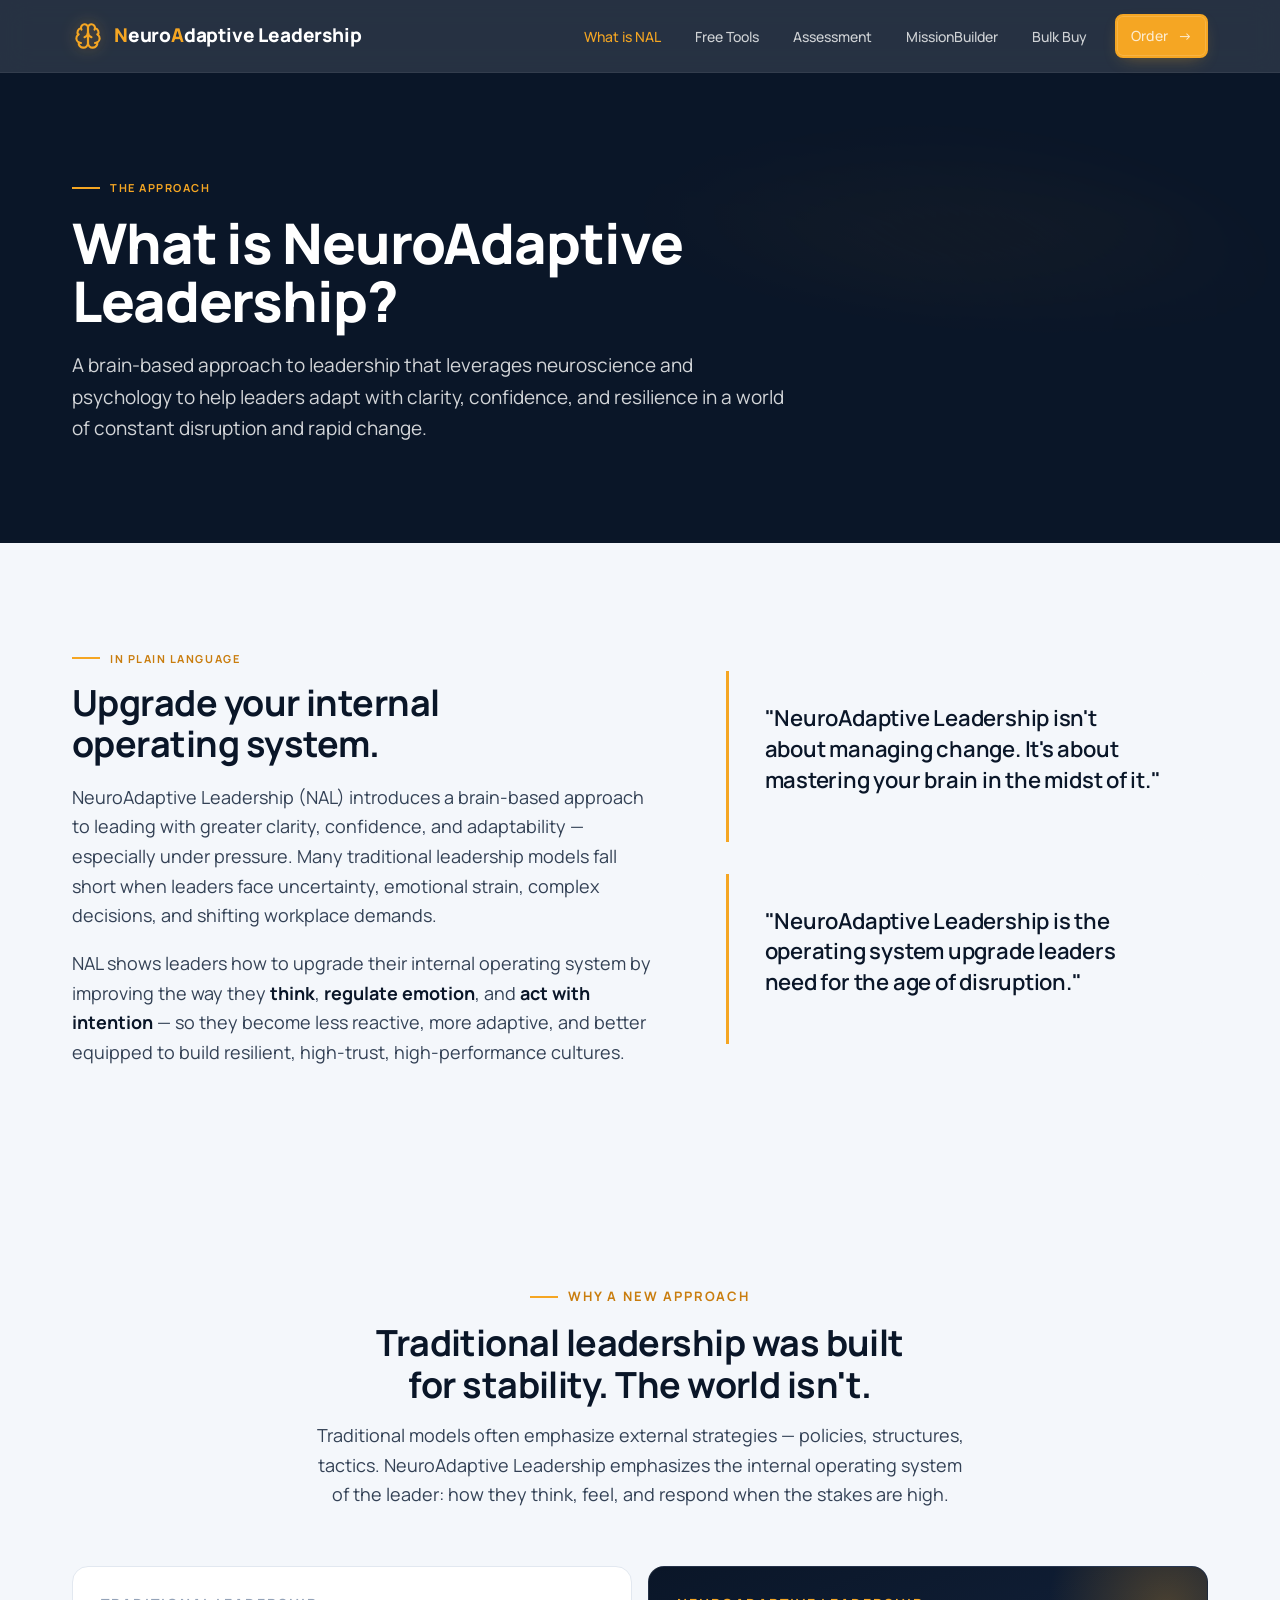
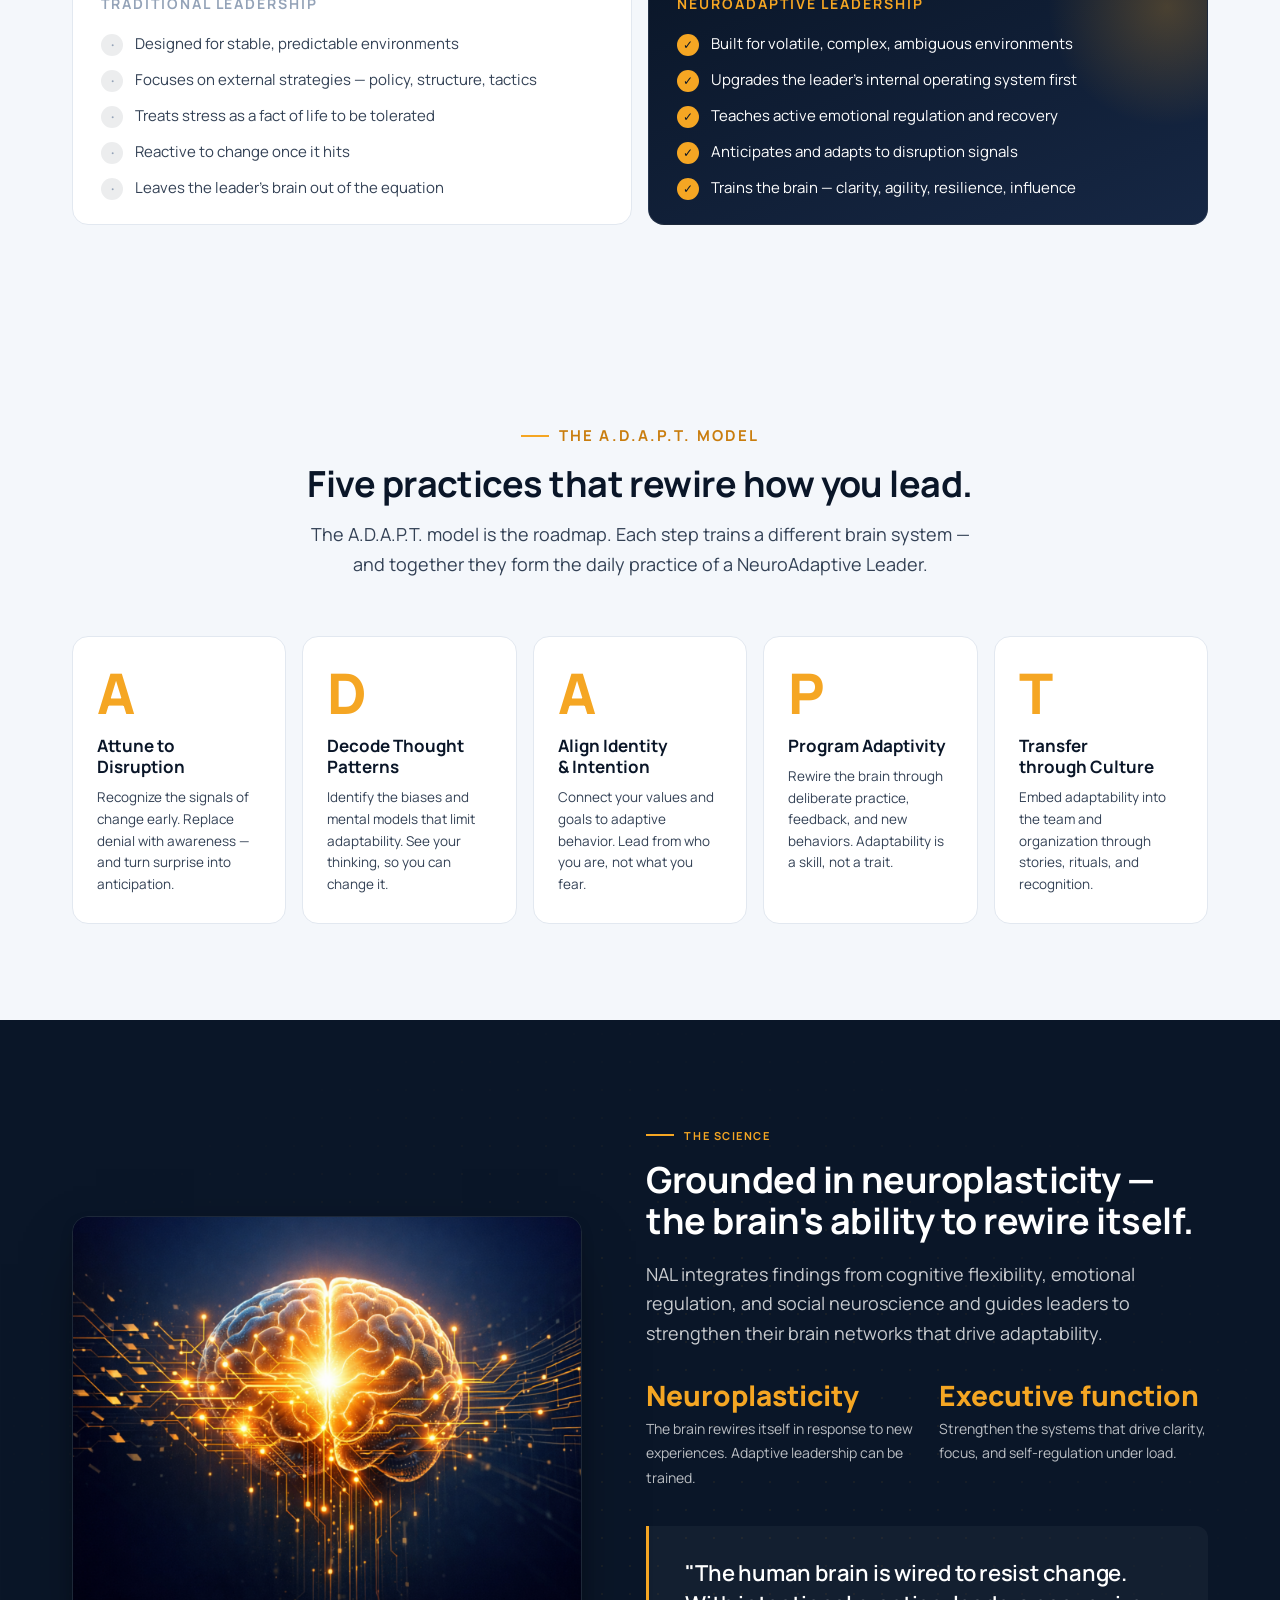
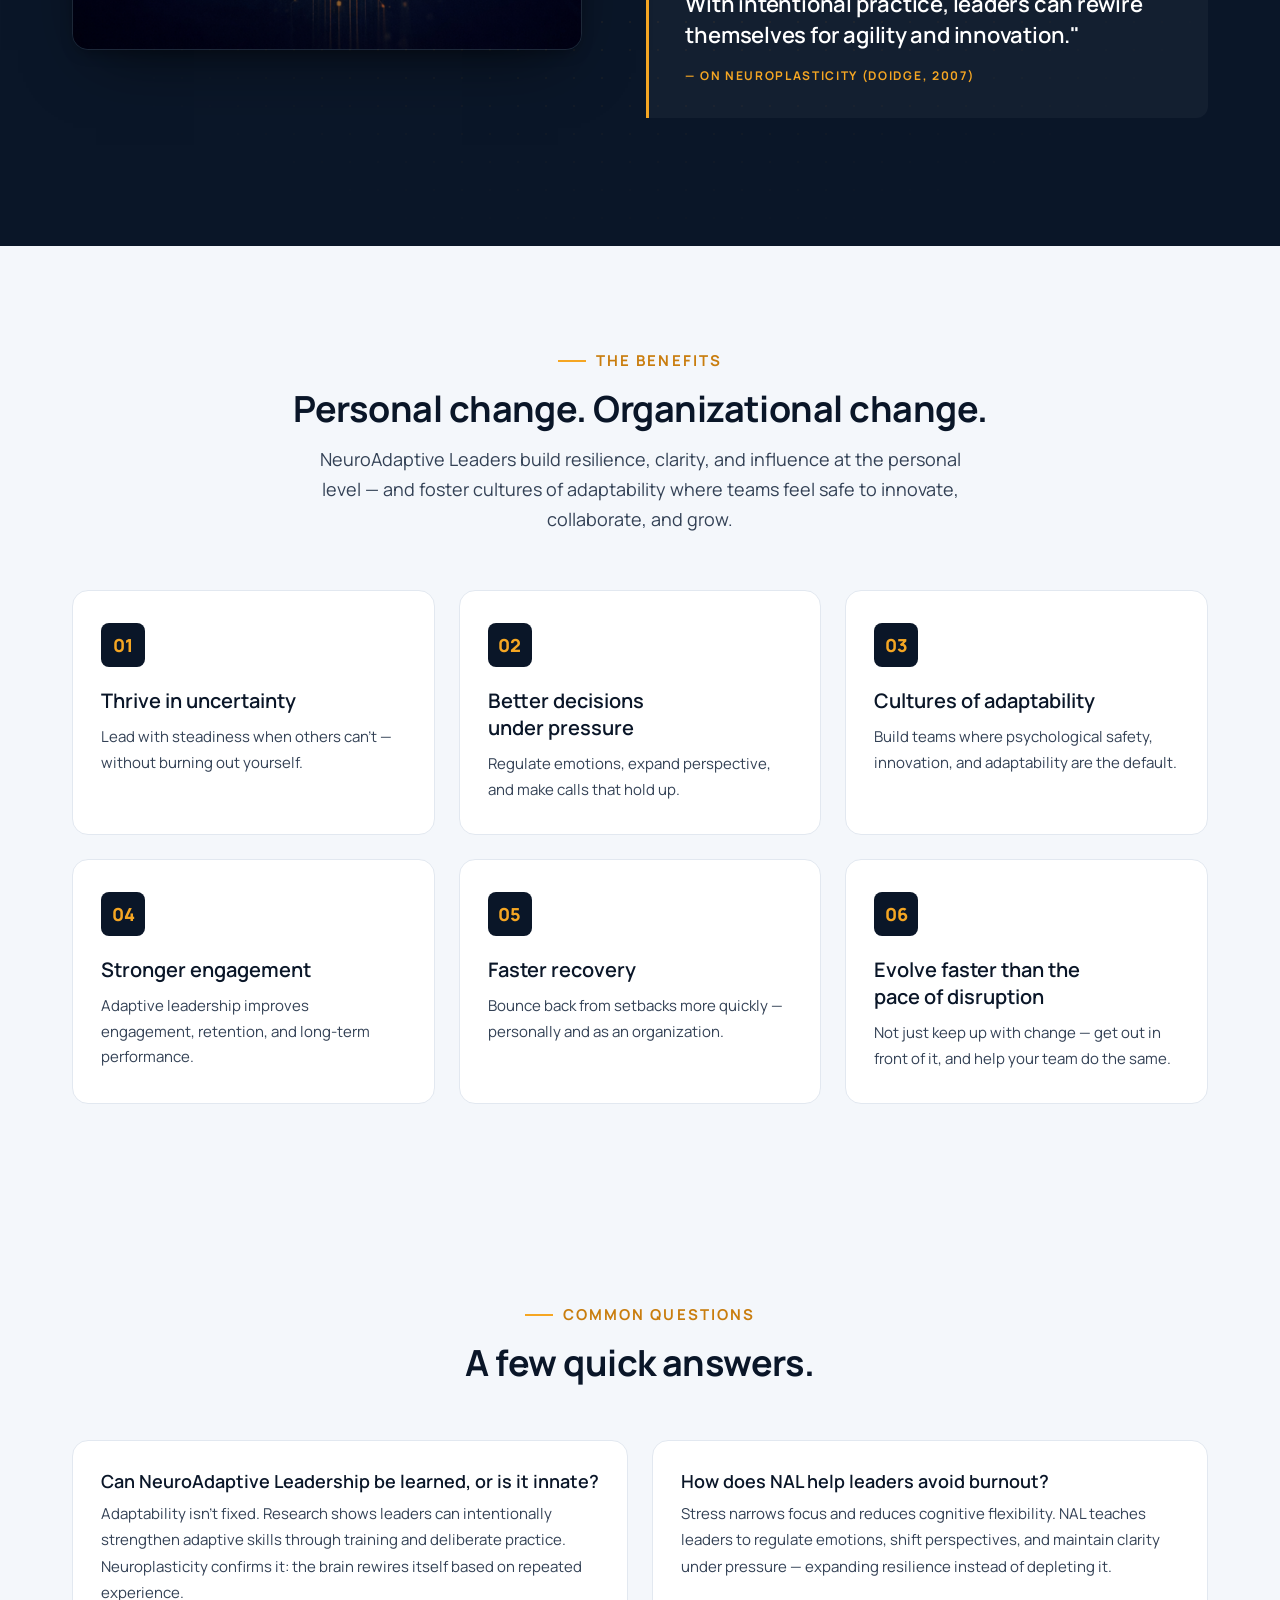
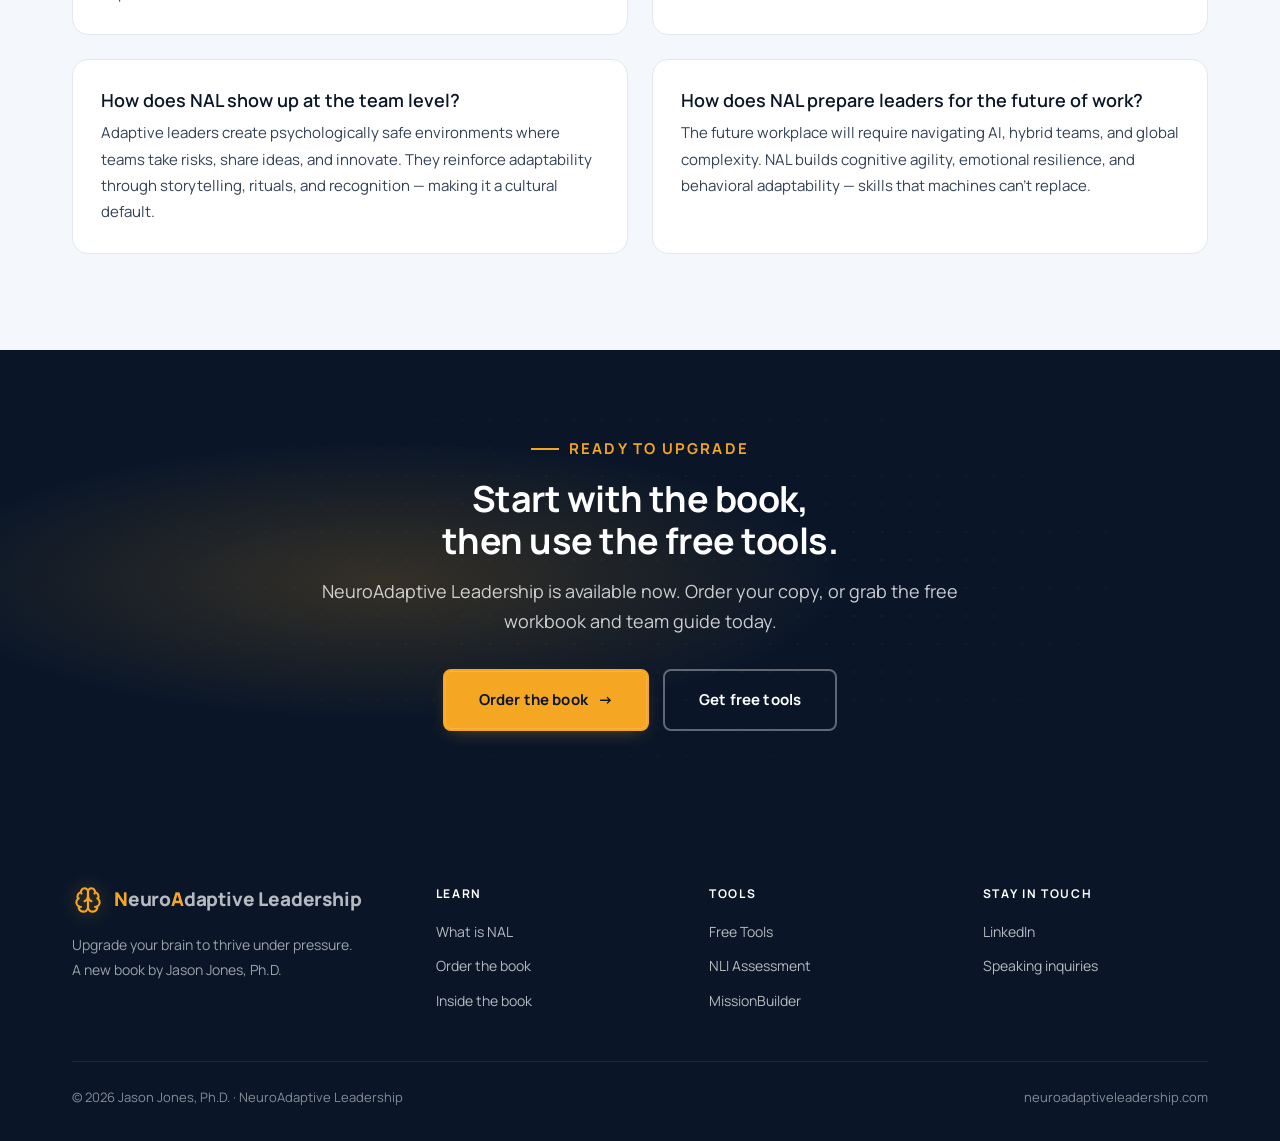
<file: what-is-neuroadaptive-leadership.html>
<!DOCTYPE html>
<html lang="en">
<head>
<meta charset="UTF-8" />
<meta name="viewport" content="width=device-width, initial-scale=1.0" />
<title>What is NeuroAdaptive Leadership? | The A.D.A.P.T. Model Explained</title>
<meta name="description" content="NeuroAdaptive Leadership is a brain-based framework by Dr. Jason Jones that helps leaders think clearly, regulate emotion, and act with intention. Learn the A.D.A.P.T. model: Attune, Decode, Align, Program, Transfer." />
<meta name="author" content="Jason Jones, Ph.D." />
<meta name="robots" content="index, follow, max-snippet:-1, max-image-preview:large, max-video-preview:-1" />
<meta name="keywords" content="what is neuroadaptive leadership, ADAPT model, brain-based leadership, neuroscience leadership, Jason Jones PhD, adaptive leadership framework" />
<link rel="canonical" href="https://neuroadaptiveleadership.com/what-is-neuroadaptive-leadership.html" />

<!-- Open Graph -->
<meta property="og:type" content="article" />
<meta property="og:title" content="What is NeuroAdaptive Leadership? The A.D.A.P.T. Model Explained" />
<meta property="og:description" content="A brain-based approach to leading with clarity, confidence, and adaptability. Dr. Jason Jones explains the science behind NeuroAdaptive Leadership and the five-step A.D.A.P.T. model." />
<meta property="og:url" content="https://neuroadaptiveleadership.com/what-is-neuroadaptive-leadership.html" />
<meta property="og:image" content="https://neuroadaptiveleadership.com/assets/img/brain-hero.png" />
<meta property="og:image:alt" content="Neural pathways — the science behind NeuroAdaptive Leadership" />
<meta property="og:site_name" content="NeuroAdaptive Leadership" />
<meta property="og:locale" content="en_US" />
<meta property="article:author" content="https://drjasonjones.com" />
<meta property="article:published_time" content="2026-05-01" />

<!-- Twitter / X Card -->
<meta name="twitter:card" content="summary_large_image" />
<meta name="twitter:title" content="What is NeuroAdaptive Leadership? The A.D.A.P.T. Model" />
<meta name="twitter:description" content="A brain-based framework for leading with clarity and adaptability. Learn the five-step A.D.A.P.T. model by Dr. Jason Jones." />
<meta name="twitter:image" content="https://neuroadaptiveleadership.com/assets/img/brain-hero.png" />
<meta name="twitter:image:alt" content="Neural pathways illustration" />

<!-- JSON-LD: Article -->
<script type="application/ld+json">
{
  "@context": "https://schema.org",
  "@type": "Article",
  "headline": "What is NeuroAdaptive Leadership?",
  "description": "NeuroAdaptive Leadership introduces a brain-based approach to leading with greater clarity, confidence, and adaptability. Built around the A.D.A.P.T. model by Dr. Jason Jones.",
  "author": {
    "@type": "Person",
    "name": "Jason Jones",
    "honorificSuffix": "Ph.D.",
    "url": "https://drjasonjones.com"
  },
  "publisher": {
    "@type": "Organization",
    "name": "NeuroAdaptive Leadership",
    "url": "https://neuroadaptiveleadership.com"
  },
  "url": "https://neuroadaptiveleadership.com/what-is-neuroadaptive-leadership.html",
  "image": "https://neuroadaptiveleadership.com/assets/img/brain-hero.png",
  "datePublished": "2026-05-01",
  "dateModified": "2026-06-02",
  "inLanguage": "en-US",
  "mainEntityOfPage": "https://neuroadaptiveleadership.com/what-is-neuroadaptive-leadership.html",
  "about": [
    {"@type": "Thing", "name": "NeuroAdaptive Leadership"},
    {"@type": "Thing", "name": "A.D.A.P.T. Model"},
    {"@type": "Thing", "name": "Brain-Based Leadership"},
    {"@type": "Thing", "name": "Neuroscience"}
  ]
}
</script>

<!-- JSON-LD: FAQPage -->
<script type="application/ld+json">
{
  "@context": "https://schema.org",
  "@type": "FAQPage",
  "mainEntity": [
    {
      "@type": "Question",
      "name": "Can NeuroAdaptive Leadership be learned, or is it innate?",
      "acceptedAnswer": {
        "@type": "Answer",
        "text": "Adaptability isn't fixed. Research shows leaders can intentionally strengthen adaptive skills through training and deliberate practice. Neuroplasticity confirms it: the brain rewires itself based on repeated experience."
      }
    },
    {
      "@type": "Question",
      "name": "How does NeuroAdaptive Leadership help leaders avoid burnout?",
      "acceptedAnswer": {
        "@type": "Answer",
        "text": "Stress narrows focus and reduces cognitive flexibility. NAL teaches leaders to regulate emotions, shift perspectives, and maintain clarity under pressure — expanding resilience instead of depleting it."
      }
    },
    {
      "@type": "Question",
      "name": "How does NeuroAdaptive Leadership show up at the team level?",
      "acceptedAnswer": {
        "@type": "Answer",
        "text": "Adaptive leaders create psychologically safe environments where teams take risks, share ideas, and innovate. They reinforce adaptability through storytelling, rituals, and recognition — making it a cultural default."
      }
    },
    {
      "@type": "Question",
      "name": "How does NeuroAdaptive Leadership prepare leaders for the future of work?",
      "acceptedAnswer": {
        "@type": "Answer",
        "text": "The future workplace will require navigating AI, hybrid teams, and global complexity. NAL builds cognitive agility, emotional resilience, and behavioral adaptability — skills that machines can't replace."
      }
    },
    {
      "@type": "Question",
      "name": "What is the A.D.A.P.T. model?",
      "acceptedAnswer": {
        "@type": "Answer",
        "text": "The A.D.A.P.T. model is a five-step leadership framework by Dr. Jason Jones: Attune to Disruption, Decode Thought Patterns, Align Identity and Intention, Program Adaptivity, and Transfer through Culture. It guides leaders through upgrading their internal operating system using neuroscience and psychology."
      }
    }
  ]
}
</script>

<link rel="preconnect" href="https://fonts.googleapis.com" />
<link rel="preconnect" href="https://fonts.gstatic.com" crossorigin />
<link href="https://fonts.googleapis.com/css2?family=Manrope:wght@400;500;600;700;800&display=swap" rel="stylesheet" />
<link rel="stylesheet" href="assets/styles.css" />
<style>
  /* Page-specific touches */
  .pullquote {
    background: var(--off-white);
    border-left: 3px solid var(--gold);
    padding: 32px 36px;
    border-radius: 0 var(--r-lg) var(--r-lg) 0;
    margin: 32px 0;
    max-width: 760px;
  }
  .pullquote p {
    font-size: 22px;
    line-height: 1.4;
    color: var(--navy-deep);
    font-weight: 600;
    margin: 0;
    letter-spacing: -0.01em;
    text-wrap: balance;
  }
  .pullquote cite {
    display: block;
    font-style: normal;
    font-size: 12px;
    font-weight: 700;
    letter-spacing: 0.14em;
    text-transform: uppercase;
    color: var(--gold-dark);
    margin-top: 14px;
  }
  .on-dark .pullquote {
    background: rgba(255,255,255,0.04);
    border-left-color: var(--gold);
  }
  .on-dark .pullquote p { color: var(--white); }
  .on-dark .pullquote cite { color: var(--gold); }

  /* A.D.A.P.T. model — 5-step rail */
  .adapt {
    display: grid;
    grid-template-columns: repeat(5, 1fr);
    gap: 16px;
    margin-top: 16px;
  }
  .adapt-step {
    background: var(--white);
    border: 1px solid var(--border);
    border-radius: var(--r-xl);
    padding: 28px 24px;
    position: relative;
    transition: transform 250ms ease, box-shadow 300ms ease, border-color 300ms ease;
    display: flex;
    flex-direction: column;
  }
  .adapt-step:hover {
    transform: translateY(-4px);
    box-shadow: var(--shadow-card);
    border-color: rgba(245, 166, 35, 0.5);
  }
  .adapt-step .letter {
    font-size: 56px;
    line-height: 1;
    font-weight: 800;
    color: var(--gold);
    letter-spacing: -0.04em;
    margin-bottom: 14px;
  }
  .adapt-step .letter sup {
    font-size: 13px;
    font-weight: 700;
    color: var(--slate);
    letter-spacing: 0.14em;
    margin-left: 6px;
    vertical-align: top;
    font-family: ui-monospace, "SF Mono", Menlo, monospace;
  }
  .adapt-step h4 {
    color: var(--navy-deep);
    font-size: 17px;
    font-weight: 700;
    margin-bottom: 10px;
    line-height: 1.25;
  }
  .adapt-step p {
    color: var(--slate-dark);
    font-size: 13.5px;
    line-height: 1.6;
    margin: 0;
    flex: 1;
  }
  @media (max-width: 1024px) { .adapt { grid-template-columns: repeat(2, 1fr); } }
  @media (max-width: 640px) { .adapt { grid-template-columns: 1fr; } }

  /* Compare table — Traditional vs NeuroAdaptive */
  .compare {
    display: grid;
    grid-template-columns: 1fr 1fr;
    gap: 16px;
    margin-top: 24px;
  }
  .compare-col {
    border-radius: var(--r-xl);
    padding: 28px 28px 24px;
    border: 1px solid var(--border);
  }
  .compare-col.trad {
    background: var(--white);
    color: var(--slate-dark);
  }
  .compare-col.nal {
    background: linear-gradient(160deg, var(--navy-deep), var(--navy-mid));
    color: var(--white);
    border-color: rgba(255,255,255,0.08);
    position: relative;
    overflow: hidden;
  }
  .compare-col.nal::after {
    content: "";
    position: absolute;
    width: 280px; height: 280px;
    right: -100px; top: -100px;
    background: radial-gradient(circle, rgba(245,166,35,0.25), transparent 60%);
    pointer-events: none;
  }
  .compare-col h4 {
    font-size: 14px;
    font-weight: 700;
    text-transform: uppercase;
    letter-spacing: 0.14em;
    margin-bottom: 18px;
  }
  .compare-col.trad h4 { color: var(--slate); }
  .compare-col.nal h4 { color: var(--gold); }
  .compare-col ul { list-style: none; margin: 0; padding: 0; display: grid; gap: 12px; position: relative; z-index: 2; }
  .compare-col li {
    display: flex; gap: 12px; align-items: flex-start;
    font-size: 15px;
    line-height: 1.55;
  }
  .compare-col li .icon {
    flex-shrink: 0;
    width: 22px; height: 22px;
    border-radius: 50%;
    display: inline-flex; align-items: center; justify-content: center;
    font-size: 12px;
    font-weight: 800;
    margin-top: 2px;
  }
  .compare-col.trad li .icon { background: rgba(10,22,40,0.08); color: var(--slate); }
  .compare-col.nal li .icon { background: var(--gold); color: var(--navy-deep); }
  @media (max-width: 760px) { .compare { grid-template-columns: 1fr; } }

  /* Habit list */
  .habits {
    display: grid;
    grid-template-columns: repeat(3, 1fr);
    gap: 16px;
    margin-top: 16px;
  }
  .habit {
    padding: 22px 22px;
    border-radius: var(--r-lg);
    background: var(--white);
    border: 1px solid var(--border);
  }
  .habit .tag {
    display: inline-block;
    font-family: ui-monospace, "SF Mono", Menlo, monospace;
    font-size: 11px;
    color: var(--gold-dark);
    letter-spacing: 0.08em;
    margin-bottom: 8px;
  }
  .habit h5 { margin: 0 0 4px; font-size: 16px; color: var(--navy-deep); font-weight: 700; }
  .habit p { margin: 0; font-size: 13.5px; color: var(--slate-dark); line-height: 1.55; }
  @media (max-width: 860px) { .habits { grid-template-columns: 1fr 1fr; } }
  @media (max-width: 560px) { .habits { grid-template-columns: 1fr; } }
</style>
</head>
<body>

<header class="site-header">
  <div class="container nav">
    <a class="nav-brand" href="index.html">
      <span class="mark" aria-hidden="true"><svg viewBox="0 0 24 24" fill="none" stroke="currentColor" stroke-width="1.8" stroke-linecap="round" stroke-linejoin="round" aria-hidden="true"><path d="M12 5a3 3 0 1 0-5.997.125 4 4 0 0 0-2.526 5.77 4 4 0 0 0 .556 6.588A4 4 0 1 0 12 18Z"/><path d="M12 5a3 3 0 1 1 5.997.125 4 4 0 0 1 2.526 5.77 4 4 0 0 1-.556 6.588A4 4 0 1 1 12 18Z"/><path d="M15 13a4.5 4.5 0 0 1-3-4 4.5 4.5 0 0 1-3 4"/><path d="M17.599 6.5a3 3 0 0 0 .399-1.375"/><path d="M6.003 5.125A3 3 0 0 0 6.401 6.5"/><path d="M3.477 10.896a4 4 0 0 1 .585-.396"/><path d="M19.938 10.5a4 4 0 0 1 .585.396"/><path d="M6 18a4 4 0 0 1-1.967-.516"/><path d="M19.967 17.484A4 4 0 0 1 18 18"/></svg></span>
      <span><span class="gold-N">N</span>euro<span class="gold-A">A</span>daptive&nbsp;Leadership</span>
    </a>
    <button class="nav-toggle" aria-label="Toggle menu" aria-expanded="false" aria-controls="primary-nav">
      <svg class="icon-open" viewBox="0 0 24 24" fill="none" stroke="currentColor" stroke-width="2" stroke-linecap="round"><line x1="4" y1="7" x2="20" y2="7"/><line x1="4" y1="12" x2="20" y2="12"/><line x1="4" y1="17" x2="20" y2="17"/></svg>
      <svg class="icon-close" viewBox="0 0 24 24" fill="none" stroke="currentColor" stroke-width="2" stroke-linecap="round"><line x1="6" y1="6" x2="18" y2="18"/><line x1="18" y1="6" x2="6" y2="18"/></svg>
    </button>

    <ul class="nav-links" id="primary-nav">
      <li><a href="what-is-neuroadaptive-leadership.html" class="active">What is NAL</a></li>
      <li><a href="resources.html">Free Tools</a></li>
      <li><a href="nli.html">Assessment</a></li>
      <li><a href="missionbuilder.html">MissionBuilder</a></li>
      <li><a href="bulk-buyer.html">Bulk Buy</a></li>
      <li class="always-show nav-cta"><a class="btn btn-primary btn-sm" href="https://www.amazon.com/NeuroAdaptive-Leadership-Upgrade-Confidence-Disruption/dp/0989471977" target="_blank" rel="noopener">Order <span class="arrow">→</span></a></li>
    </ul>
  </div>
</header>

<!-- HERO -->
<section class="page-hero dot-grid" data-screen-label="What-is Hero">
  <div class="container" style="position: relative; z-index: 2;">
    <div style="max-width: 820px;">
      <span class="eyebrow">The Approach</span>
      <h1>What is NeuroAdaptive Leadership?</h1>
      <p class="lead">A brain-based approach to leadership that leverages neuroscience and psychology to help leaders adapt with clarity, confidence, and resilience in a world of constant disruption and rapid change.</p>
    </div>
  </div>
</section>

<!-- DEFINITION + PULL QUOTE -->
<section data-screen-label="Definition">
  <div class="container" style="display: grid; grid-template-columns: 1.1fr 0.9fr; gap: 64px; align-items: start;">
    <div class="reveal">
      <span class="eyebrow">In plain language</span>
      <h2 style="margin-top: 14px;">Upgrade your internal operating system.</h2>
      <p class="lead">NeuroAdaptive Leadership (NAL) introduces a brain-based approach to leading with greater clarity, confidence, and adaptability — especially under pressure. Many traditional leadership models fall short when leaders face uncertainty, emotional strain, complex decisions, and shifting workplace demands.</p>
      <p class="lead">NAL shows leaders how to upgrade their internal operating system by improving the way they <strong style="color: var(--navy-deep);">think</strong>, <strong style="color: var(--navy-deep);">regulate emotion</strong>, and <strong style="color: var(--navy-deep);">act with intention</strong> — so they become less reactive, more adaptive, and better equipped to build resilient, high-trust, high-performance cultures.</p>
    </div>
    <div class="reveal">
      <div class="pullquote">
        <p>"NeuroAdaptive Leadership isn't about managing change. It's about mastering your brain in the midst of it."</p>
        <cite>
</cite>
      </div>
      <div class="pullquote">
        <p>"NeuroAdaptive Leadership is the operating system upgrade leaders need for the age of disruption."</p>
        <cite>
</cite>
      </div>
    </div>
  </div>
</section>

<!-- TRADITIONAL VS NAL -->
<section style="background: var(--off-white);" data-screen-label="Traditional vs NAL">
  <div class="container">
    <div class="section-head reveal">
      <span class="eyebrow" style="font-size: 13px">Why a new approach</span>
      <h2 style="margin-top: 14px;">Traditional leadership was built for stability. The world isn't.</h2>
      <p class="lead" style="margin: 12px auto 0;">Traditional models often emphasize external strategies — policies, structures, tactics. NeuroAdaptive Leadership emphasizes the internal operating system of the leader: how they think, feel, and respond when the stakes are high.</p>
    </div>

    <div class="compare reveal">
      <div class="compare-col trad">
        <h4>Traditional Leadership</h4>
        <ul>
          <li><span class="icon">·</span><span>Designed for stable, predictable environments</span></li>
          <li><span class="icon">·</span><span>Focuses on external strategies — policy, structure, tactics</span></li>
          <li><span class="icon">·</span><span>Treats stress as a fact of life to be tolerated</span></li>
          <li><span class="icon">·</span><span>Reactive to change once it hits</span></li>
          <li><span class="icon">·</span><span>Leaves the leader's brain out of the equation</span></li>
        </ul>
      </div>
      <div class="compare-col nal">
        <h4>NeuroAdaptive Leadership</h4>
        <ul>
          <li><span class="icon">✓</span><span>Built for volatile, complex, ambiguous environments</span></li>
          <li><span class="icon">✓</span><span>Upgrades the leader's internal operating system first</span></li>
          <li><span class="icon">✓</span><span>Teaches active emotional regulation and recovery</span></li>
          <li><span class="icon">✓</span><span>Anticipates and adapts to disruption signals</span></li>
          <li><span class="icon">✓</span><span>Trains the brain — clarity, agility, resilience, influence</span></li>
        </ul>
      </div>
    </div>
  </div>
</section>

<!-- A.D.A.P.T. MODEL -->
<section data-screen-label="ADAPT Model">
  <div class="container">
    <div class="section-head reveal">
      <span class="eyebrow" style="font-size: 15px">The A.D.A.P.T. Model</span>
      <h2 style="margin-top: 14px;">Five practices that rewire how you lead.</h2>
      <p class="lead" style="margin: 12px auto 0;">The A.D.A.P.T. model is the roadmap. Each step trains a different brain system — and together they form the daily practice of a NeuroAdaptive Leader.</p>
    </div>

    <div class="adapt">
      <article class="adapt-step reveal">
        <div class="letter">A<sup></sup></div>
        <h4>Attune to Disruption</h4>
        <p>Recognize the signals of change early. Replace denial with awareness — and turn surprise into anticipation.</p>
      </article>
      <article class="adapt-step reveal">
        <div class="letter">D<sup></sup></div>
        <h4>Decode Thought Patterns</h4>
        <p>Identify the biases and mental models that limit adaptability. See your thinking, so you can change it.</p>
      </article>
      <article class="adapt-step reveal">
        <div class="letter">A<sup></sup></div>
        <h4>Align Identity &amp; Intention</h4>
        <p>Connect your values and goals to adaptive behavior. Lead from who you are, not what you fear.</p>
      </article>
      <article class="adapt-step reveal">
        <div class="letter">P<sup></sup></div>
        <h4>Program Adaptivity</h4>
        <p>Rewire the brain through deliberate practice, feedback, and new behaviors. Adaptability is a skill, not a trait.</p>
      </article>
      <article class="adapt-step reveal">
        <div class="letter">T<sup></sup></div>
        <h4>Transfer through Culture</h4>
        <p>Embed adaptability into the team and organization through stories, rituals, and recognition.</p>
      </article>
    </div>
  </div>
</section>

<!-- THE SCIENCE -->
<section class="on-dark dot-grid" data-screen-label="The Science">
  <div class="container" style="display: grid; grid-template-columns: 1fr 1.1fr; gap: 64px; align-items: center; position: relative; z-index: 2;">
    <div class="reveal" style="border-radius: var(--r-xl); overflow: hidden; border: 1px solid rgba(255,255,255,0.08); box-shadow: var(--shadow-card-dark);">
      <img src="assets/img/brain-hero.png" alt="Neural network brain illustration" />
    </div>
    <div class="reveal">
      <span class="eyebrow">The science</span>
      <h2 style="margin-top: 14px;">Grounded in neuroplasticity — the brain's ability to rewire itself.</h2>
      <p class="lead">NAL integrates findings from cognitive flexibility, emotional regulation, and social neuroscience and guides leaders to strengthen their brain networks that drive adaptability.</p>
      <div style="display: grid; grid-template-columns: 1fr 1fr; gap: 24px; margin-top: 32px;">
        <div>
          <div style="font-size: 28px; font-weight: 800; color: var(--gold); line-height: 1;">Neuroplasticity</div>
          <p style="color: rgba(255,255,255,0.72); font-size: 14px; margin: 8px 0 0;">The brain rewires itself in response to new experiences. Adaptive leadership can be trained.</p>
        </div>
        <div>
          <div style="font-size: 28px; font-weight: 800; color: var(--gold); line-height: 1;">Executive function</div>
          <p style="color: rgba(255,255,255,0.72); font-size: 14px; margin: 8px 0 0;">Strengthen the systems that drive clarity, focus, and self-regulation under load.</p>
        </div>
      </div>
      <div class="pullquote" style="margin-top: 36px;">
        <p>"The human brain is wired to resist change. With intentional practice, leaders can rewire themselves for agility and innovation."</p>
        <cite>— On Neuroplasticity (Doidge, 2007)</cite>
      </div>
    </div>
  </div>
</section>

<!-- BENEFITS -->
<section data-screen-label="Benefits">
  <div class="container">
    <div class="section-head reveal">
      <span class="eyebrow" style="font-size: 15px">The benefits</span>
      <h2 style="margin-top: 14px;">Personal change. Organizational change.</h2>
      <p class="lead" style="margin: 12px auto 0;">NeuroAdaptive Leaders build resilience, clarity, and influence at the personal level — and foster cultures of adaptability where teams feel safe to innovate, collaborate, and grow.</p>
    </div>
    <div class="pillar-grid">
      <div class="pillar reveal">
        <span class="num">01</span>
        <h4>Thrive in uncertainty</h4>
        <p>Lead with steadiness when others can't — without burning out yourself.</p>
      </div>
      <div class="pillar reveal">
        <span class="num">02</span>
        <h4>Better decisions under pressure</h4>
        <p>Regulate emotions, expand perspective, and make calls that hold up.</p>
      </div>
      <div class="pillar reveal">
        <span class="num">03</span>
        <h4>Cultures of adaptability</h4>
        <p>Build teams where psychological safety, innovation, and adaptability are the default.</p>
      </div>
      <div class="pillar reveal">
        <span class="num">04</span>
        <h4>Stronger engagement</h4>
        <p>Adaptive leadership improves engagement, retention, and long-term performance.</p>
      </div>
      <div class="pillar reveal">
        <span class="num">05</span>
        <h4>Faster recovery</h4>
        <p>Bounce back from setbacks more quickly — personally and as an organization.</p>
      </div>
      <div class="pillar reveal">
        <span class="num">06</span>
        <h4>Evolve faster than the pace of disruption</h4>
        <p>Not just keep up with change — get out in front of it, and help your team do the same.</p>
      </div>
    </div>
  </div>
</section>

<!-- FAQ -->
<section data-screen-label="FAQ">
  <div class="container">
    <div class="section-head reveal">
      <span class="eyebrow" style="font-size: 15px">Common questions</span>
      <h2 style="margin-top: 14px;">A few quick answers.</h2>
    </div>
    <div style="display: grid; grid-template-columns: 1fr 1fr; gap: 24px;">
      <div class="reveal" style="background: var(--white); border: 1px solid var(--border); border-radius: var(--r-xl); padding: 28px;">
        <h4 style="font-size: 18px; margin-bottom: 8px;">Can NeuroAdaptive Leadership be learned, or is it innate?</h4>
        <p style="margin: 0; color: var(--slate-dark); font-size: 15px;">Adaptability isn't fixed. Research shows leaders can intentionally strengthen adaptive skills through training and deliberate practice. Neuroplasticity confirms it: the brain rewires itself based on repeated experience.</p>
      </div>
      <div class="reveal" style="background: var(--white); border: 1px solid var(--border); border-radius: var(--r-xl); padding: 28px;">
        <h4 style="font-size: 18px; margin-bottom: 8px;">How does NAL help leaders avoid burnout?</h4>
        <p style="margin: 0; color: var(--slate-dark); font-size: 15px;">Stress narrows focus and reduces cognitive flexibility. NAL teaches leaders to regulate emotions, shift perspectives, and maintain clarity under pressure — expanding resilience instead of depleting it.</p>
      </div>
      <div class="reveal" style="background: var(--white); border: 1px solid var(--border); border-radius: var(--r-xl); padding: 28px;">
        <h4 style="font-size: 18px; margin-bottom: 8px;">How does NAL show up at the team level?</h4>
        <p style="margin: 0; color: var(--slate-dark); font-size: 15px;">Adaptive leaders create psychologically safe environments where teams take risks, share ideas, and innovate. They reinforce adaptability through storytelling, rituals, and recognition — making it a cultural default.</p>
      </div>
      <div class="reveal" style="background: var(--white); border: 1px solid var(--border); border-radius: var(--r-xl); padding: 28px;">
        <h4 style="font-size: 18px; margin-bottom: 8px;">How does NAL prepare leaders for the future of work?</h4>
        <p style="margin: 0; color: var(--slate-dark); font-size: 15px;">The future workplace will require navigating AI, hybrid teams, and global complexity. NAL builds cognitive agility, emotional resilience, and behavioral adaptability — skills that machines can't replace.</p>
      </div>
    </div>
  </div>
</section>

<!-- CTA -->
<section class="cta-band dot-grid" data-screen-label="What-is CTA">
  <div class="container" style="position: relative; z-index: 2;">
    <span class="eyebrow" style="color: var(--gold); font-size: 15px">Ready to upgrade</span>
    <h2 style="margin: 16px auto;">Start with the book, then use the free tools.</h2>
    <p class="lead">NeuroAdaptive Leadership is available now. Order your copy, or grab the free workbook and team guide today.</p>
    <div style="display: inline-flex; gap: 14px; flex-wrap: wrap; justify-content: center;">
      <a class="btn btn-primary btn-lg" href="https://www.amazon.com/NeuroAdaptive-Leadership-Upgrade-Confidence-Disruption/dp/0989471977" target="_blank" rel="noopener">Order the book <span class="arrow">→</span></a>
      <a class="btn btn-outline btn-lg" href="resources.html">Get free tools</a>
    </div>
  </div>
</section>

<footer class="site-footer">
  <div class="container">
    <div class="footer-grid">
      <div>
        <a class="nav-brand" href="index.html">
          <span class="mark" aria-hidden="true"><svg viewBox="0 0 24 24" fill="none" stroke="currentColor" stroke-width="1.8" stroke-linecap="round" stroke-linejoin="round" aria-hidden="true"><path d="M12 5a3 3 0 1 0-5.997.125 4 4 0 0 0-2.526 5.77 4 4 0 0 0 .556 6.588A4 4 0 1 0 12 18Z"/><path d="M12 5a3 3 0 1 1 5.997.125 4 4 0 0 1 2.526 5.77 4 4 0 0 1-.556 6.588A4 4 0 1 1 12 18Z"/><path d="M15 13a4.5 4.5 0 0 1-3-4 4.5 4.5 0 0 1-3 4"/><path d="M17.599 6.5a3 3 0 0 0 .399-1.375"/><path d="M6.003 5.125A3 3 0 0 0 6.401 6.5"/><path d="M3.477 10.896a4 4 0 0 1 .585-.396"/><path d="M19.938 10.5a4 4 0 0 1 .585.396"/><path d="M6 18a4 4 0 0 1-1.967-.516"/><path d="M19.967 17.484A4 4 0 0 1 18 18"/></svg></span>
          <span><span class="gold-N">N</span>euro<span class="gold-A">A</span>daptive&nbsp;Leadership</span>
        </a>
        <p style="max-width: 32ch; margin-top: 12px; color: rgba(255,255,255,0.6); font-size: 14px;">Upgrade your brain to thrive under pressure. A new book by Jason Jones, Ph.D.</p>
      </div>
      <div><h5>Learn</h5><ul><li><a href="what-is-neuroadaptive-leadership.html">What is NAL</a></li><li><a href="https://www.amazon.com/NeuroAdaptive-Leadership-Upgrade-Confidence-Disruption/dp/0989471977" target="_blank" rel="noopener">Order the book</a></li><li><a href="index.html">Inside the book</a></li></ul></div>
      <div><h5>Tools</h5><ul><li><a href="resources.html">Free Tools</a></li><li><a href="nli.html">NLI Assessment</a></li><li><a href="missionbuilder.html">MissionBuilder</a></li></ul></div>
      <div><h5>Stay in touch</h5><ul><li><a href="#">LinkedIn</a></li><li><a href="#">Speaking inquiries</a></li></ul></div>
    </div>
    <div class="footer-bottom">
      <span>© 2026 Jason Jones, Ph.D. · NeuroAdaptive Leadership</span>
      <span>neuroadaptiveleadership.com</span>
    </div>
  </div>
</footer>

<script src="assets/site.js"></script>
</body>
</html>
</file>
<file: assets/styles.css>
/* ============================================================
   NeuroAdaptive Leadership — site styles
   Brand v1.0 — navy / gold / Manrope
   ============================================================ */

:root {
  --navy-deep: #0A1628;
  --navy-mid: #162744;
  --navy-light: #1E3A5F;
  --gold: #F5A623;
  --gold-light: #FBBF45;
  --gold-dark: #C97D0E;
  --gold-text-on-light: #7A4D07;
  --white: #FFFFFF;
  --off-white: #F4F7FB;
  --slate-dark: #334155;
  --slate: #94A3B8;
  --border: #E2E8F0;

  --r-sm: 4px;
  --r-md: 8px;
  --r-lg: 12px;
  --r-xl: 16px;
  --r-pill: 999px;

  --shadow-card: 0 8px 32px -12px rgba(10, 22, 40, 0.18), 0 2px 6px -2px rgba(10, 22, 40, 0.06);
  --shadow-card-dark: 0 24px 64px -24px rgba(0, 0, 0, 0.6), 0 6px 16px -6px rgba(0, 0, 0, 0.4);

  --container: 1200px;
}

* { box-sizing: border-box; }

html, body {
  margin: 0;
  padding: 0;
  font-family: 'Manrope', system-ui, -apple-system, sans-serif;
  font-size: 16px;
  line-height: 1.75;
  color: var(--slate-dark);
  background: var(--off-white);
  -webkit-font-smoothing: antialiased;
  text-rendering: optimizeLegibility;
}

img { max-width: 100%; display: block; }
a { color: var(--gold-dark); text-decoration: none; }
a:hover { color: var(--navy-deep); }

/* ============================================================
   Typography
   ============================================================ */
h1, h2, h3, h4 {
  color: var(--navy-deep);
  font-weight: 700;
  line-height: 1.15;
  margin: 0 0 16px;
  text-wrap: balance;
}
.h-display {
  font-size: clamp(40px, 5.4vw, 64px);
  font-weight: 800;
  letter-spacing: -0.02em;
  line-height: 1.02;
  text-wrap: balance;
}
h1 { font-size: clamp(36px, 4.4vw, 52px); font-weight: 800; letter-spacing: -0.02em; line-height: 1.05; }
h2 { font-size: clamp(28px, 3.2vw, 36px); letter-spacing: -0.015em; }
h3 { font-size: 24px; line-height: 1.25; }
h4 { font-size: 18px; font-weight: 600; line-height: 1.35; }

.lead {
  font-size: 18px;
  font-weight: 400;
  line-height: 1.65;
  color: var(--slate-dark);
  max-width: 60ch;
}
.eyebrow {
  font-size: 11px;
  font-weight: 700;
  text-transform: uppercase;
  letter-spacing: 0.14em;
  color: var(--gold-dark);
  display: inline-flex;
  align-items: center;
  gap: 10px;
}
.eyebrow::before {
  content: "";
  display: inline-block;
  width: 28px;
  height: 2px;
  background: var(--gold);
}
.on-dark .eyebrow { color: var(--gold); }
.on-dark .eyebrow::before { background: var(--gold); }

.gold-N, .gold-A { color: var(--gold); }

/* ============================================================
   Layout helpers
   ============================================================ */
.container {
  max-width: var(--container);
  margin: 0 auto;
  padding: 0 32px;
}
section { padding: 96px 0; }
section.tight { padding: 64px 0; }
@media (max-width: 720px) {
  section { padding: 64px 0; }
  .container { padding: 0 22px; }
}

.on-dark {
  background: var(--navy-deep);
  color: rgba(255, 255, 255, 0.85);
  position: relative;
  overflow: hidden;
}
.on-dark h1, .on-dark h2, .on-dark h3, .on-dark h4 { color: var(--white); }
.on-dark .lead { color: rgba(255, 255, 255, 0.78); }

/* Neural dot grid texture */
.dot-grid::before {
  content: "";
  position: absolute;
  inset: 0;
  background-image: radial-gradient(rgba(245, 166, 35, 0.18) 1px, transparent 1.4px);
  background-size: 28px 28px;
  opacity: 0.35;
  pointer-events: none;
  mask-image: radial-gradient(ellipse at center, black 30%, transparent 75%);
  -webkit-mask-image: radial-gradient(ellipse at center, black 30%, transparent 75%);
}

/* ============================================================
   Buttons — polished with glow on hover
   ============================================================ */
.btn {
  display: inline-flex;
  align-items: center;
  justify-content: center;
  gap: 10px;
  padding: 14px 28px;
  font-family: inherit;
  font-size: 14px;
  font-weight: 700;
  letter-spacing: 0.01em;
  border-radius: var(--r-md);
  border: 2px solid transparent;
  cursor: pointer;
  text-decoration: none;
  white-space: nowrap;
  transition:
    transform 220ms cubic-bezier(0.2, 0.7, 0.2, 1),
    box-shadow 280ms cubic-bezier(0.2, 0.7, 0.2, 1),
    background-color 200ms ease,
    color 200ms ease,
    border-color 200ms ease,
    filter 200ms ease;
  position: relative;
  isolation: isolate;
}
.btn:focus-visible {
  outline: 2px solid var(--gold);
  outline-offset: 3px;
}
.btn .arrow {
  display: inline-block;
  transition: transform 250ms cubic-bezier(0.2, 0.7, 0.2, 1);
}
.btn:hover .arrow { transform: translateX(4px); }

/* Primary — Gold filled, glow on hover */
.btn-primary {
  background: var(--gold);
  color: var(--navy-deep);
  border-color: var(--gold);
  box-shadow:
    0 6px 18px -8px rgba(245, 166, 35, 0.45),
    inset 0 0 0 1px rgba(255, 255, 255, 0.15);
}
.btn-primary:hover {
  background: var(--gold-light);
  border-color: var(--gold-light);
  color: var(--navy-deep);
  transform: translateY(-2px);
  box-shadow:
    0 0 0 1px rgba(255, 255, 255, 0.25) inset,
    0 0 24px rgba(245, 166, 35, 0.55),
    0 0 60px rgba(245, 166, 35, 0.35),
    0 16px 40px -12px rgba(245, 166, 35, 0.6);
  filter: saturate(1.05);
}
.btn-primary:active { transform: translateY(0); }

/* Secondary — Navy outline on light */
.btn-secondary {
  background: transparent;
  color: var(--navy-deep);
  border-color: var(--navy-deep);
}
.btn-secondary:hover {
  background: var(--navy-deep);
  color: var(--white);
  transform: translateY(-2px);
  box-shadow:
    0 0 24px rgba(10, 22, 40, 0.25),
    0 16px 40px -16px rgba(10, 22, 40, 0.45);
}

/* Outline on dark */
.btn-outline {
  background: transparent;
  color: var(--white);
  border-color: rgba(255, 255, 255, 0.35);
}
.btn-outline:hover {
  border-color: var(--gold);
  color: var(--gold);
  transform: translateY(-2px);
  box-shadow:
    0 0 22px rgba(245, 166, 35, 0.35),
    0 0 60px rgba(245, 166, 35, 0.2);
}

/* Ghost (text link with arrow) */
.btn-ghost {
  background: transparent;
  color: var(--gold-dark);
  border: none;
  padding: 8px 0;
  border-radius: 0;
  position: relative;
}
.btn-ghost::after {
  content: "";
  position: absolute;
  left: 0; right: 0; bottom: 4px;
  height: 1px;
  background: currentColor;
  opacity: 0.3;
  transition: opacity 200ms ease, transform 250ms ease;
}
.btn-ghost:hover { color: var(--gold-dark); transform: none; }
.btn-ghost:hover::after { opacity: 1; transform: translateY(2px); }
.on-dark .btn-ghost { color: var(--gold); }

/* Sizes */
.btn-lg { padding: 16px 34px; font-size: 15px; }
.btn-sm { padding: 9px 18px; font-size: 13px; }

/* ============================================================
   Header / Nav
   ============================================================ */
.site-header {
  position: sticky;
  top: 0;
  z-index: 50;
  background: rgba(10, 22, 40, 0.88);
  backdrop-filter: saturate(160%) blur(14px);
  -webkit-backdrop-filter: saturate(160%) blur(14px);
  border-bottom: 1px solid rgba(255, 255, 255, 0.06);
}
.nav {
  display: flex;
  align-items: center;
  justify-content: space-between;
  height: 72px;
  gap: 32px;
  position: relative;
}
.nav-brand {
  display: inline-flex;
  align-items: center;
  gap: 10px;
  color: var(--white);
  font-weight: 800;
  font-size: 19px;
  letter-spacing: -0.01em;
  text-decoration: none;
}
.nav-brand .mark {
  display: inline-flex;
  align-items: center;
  justify-content: center;
  width: 32px;
  height: 32px;
  flex-shrink: 0;
  color: var(--gold);
  filter: drop-shadow(0 0 8px rgba(245, 166, 35, 0.4));
}
.nav-brand .mark svg {
  width: 28px;
  height: 28px;
  display: block;
}
.nav-brand,
.nav-brand .mark {
  transition: color 0.2s ease, filter 0.2s ease;
}
.nav-brand:hover {
  color: var(--gold-light);
}
.nav-brand:hover .mark {
  color: var(--gold-light);
  filter: drop-shadow(0 0 10px rgba(251, 191, 69, 0.6));
}
.nav-links {
  display: flex;
  align-items: center;
  gap: 6px;
  list-style: none;
  margin: 0;
  padding: 0;
}
.nav-links a {
  color: rgba(255, 255, 255, 0.78);
  font-size: 14px;
  font-weight: 500;
  padding: 8px 14px;
  border-radius: var(--r-md);
  white-space: nowrap;
  transition: color 180ms ease, background-color 180ms ease;
}
.nav-links a:hover { color: var(--white); background: rgba(255, 255, 255, 0.06); }
.nav-links a.active { color: var(--gold); }
.nav-cta { margin-left: 8px; }

/* Hamburger button */
.nav-toggle {
  display: none;
  width: 40px;
  height: 40px;
  border: none;
  background: transparent;
  color: var(--white);
  cursor: pointer;
  padding: 0;
  border-radius: var(--r-md);
  align-items: center;
  justify-content: center;
  transition: background-color 180ms ease;
}
.nav-toggle:hover { background: rgba(255, 255, 255, 0.06); }
.nav-toggle svg { width: 22px; height: 22px; }
.nav-toggle .icon-close { display: none; }
.nav-toggle[aria-expanded="true"] .icon-open { display: none; }
.nav-toggle[aria-expanded="true"] .icon-close { display: block; }

@media (max-width: 1024px) {
  .nav { height: 64px; }
  .nav-toggle { display: inline-flex; }
  .nav-links {
    position: absolute;
    top: 100%;
    left: 0;
    right: 0;
    flex-direction: column;
    align-items: stretch;
    gap: 0;
    background: rgba(10, 22, 40, 0.98);
    backdrop-filter: saturate(160%) blur(14px);
    -webkit-backdrop-filter: saturate(160%) blur(14px);
    border-bottom: 1px solid rgba(255, 255, 255, 0.08);
    padding: 12px 16px 20px;
    transform: translateY(-8px);
    opacity: 0;
    pointer-events: none;
    transition: opacity 180ms ease, transform 180ms ease;
  }
  .nav-links.open {
    opacity: 1;
    transform: translateY(0);
    pointer-events: auto;
  }
  .nav-links li { width: 100%; }
  .nav-links a {
    display: block;
    padding: 14px 16px;
    font-size: 15px;
    border-radius: var(--r-md);
  }
  .nav-cta { margin: 8px 0 0; }
  .nav-cta .btn { display: flex; width: 100%; justify-content: center; }
}

/* ============================================================
   Footer
   ============================================================ */
.site-footer {
  background: var(--navy-deep);
  color: rgba(255, 255, 255, 0.7);
  padding: 72px 0 32px;
  font-size: 14px;
  position: relative;
  overflow: hidden;
}
.site-footer h5 {
  color: var(--white);
  font-size: 12px;
  font-weight: 700;
  text-transform: uppercase;
  letter-spacing: 0.14em;
  margin: 0 0 16px;
}
.footer-grid {
  display: grid;
  grid-template-columns: 1.4fr 1fr 1fr 1fr;
  gap: 48px;
  margin-bottom: 48px;
}
.footer-grid ul { list-style: none; margin: 0; padding: 0; display: grid; gap: 10px; }
.footer-grid a { color: rgba(255, 255, 255, 0.7); }
.footer-grid a:hover { color: var(--gold); }
.footer-bottom {
  border-top: 1px solid rgba(255, 255, 255, 0.08);
  padding-top: 24px;
  display: flex;
  justify-content: space-between;
  flex-wrap: wrap;
  gap: 12px;
  color: rgba(255, 255, 255, 0.5);
  font-size: 13px;
}
@media (max-width: 720px) {
  .footer-grid { grid-template-columns: 1fr 1fr; gap: 32px; }
}

/* ============================================================
   Hero — home page
   ============================================================ */
.hero {
  position: relative;
  background: var(--navy-deep);
  color: var(--white);
  overflow: hidden;
  padding: 96px 0 110px;
}
.hero::before {
  content: "";
  position: absolute;
  inset: 0;
  background:
    radial-gradient(ellipse 70% 50% at 75% 50%, rgba(245, 166, 35, 0.18), transparent 70%),
    radial-gradient(ellipse 60% 60% at 20% 90%, rgba(245, 166, 35, 0.08), transparent 70%);
  pointer-events: none;
}
.hero-grid {
  display: grid;
  grid-template-columns: 1fr 1.3fr;
  align-items: center;
  gap: 64px;
  position: relative;
  z-index: 2;
}
.hero h1 {
  color: var(--white);
  font-size: clamp(40px, 5.6vw, 64px);
  line-height: 1.02;
  letter-spacing: -0.02em;
  margin: 18px 0 22px;
}
.hero .lead {
  color: rgba(255, 255, 255, 0.82);
  font-size: 19px;
  max-width: 58ch;
}
.hero-ctas {
  display: flex;
  gap: 14px;
  margin-top: 36px;
  flex-wrap: wrap;
}
.hero-meta {
  display: flex;
  gap: 28px;
  flex-wrap: wrap;
  margin-top: 40px;
  padding-top: 28px;
  border-top: 1px solid rgba(255, 255, 255, 0.1);
  color: rgba(255, 255, 255, 0.65);
  font-size: 13px;
}
.hero-meta strong { color: var(--gold); font-weight: 700; }

.hero-art {
  position: relative;
  aspect-ratio: 4 / 5;
  display: flex;
  align-items: center;
  justify-content: center;
}
.hero-art .glow {
  position: absolute;
  inset: -10%;
  background: radial-gradient(ellipse at center, rgba(245, 166, 35, 0.35), transparent 60%);
  filter: blur(20px);
  z-index: 0;
}
.hero-media {
  position: relative;
  z-index: 2;
  display: grid;
  grid-template-columns: minmax(180px, 1fr) minmax(220px, 1fr);
  gap: 24px;
  align-items: center;
  width: min(100%, 760px);
}
.hero-book-card {
  display: flex;
  justify-content: center;
  align-items: center;
}
.hero-art img.book {
  width: 100%;
  height: auto;
  max-height: none;
  filter: drop-shadow(0 40px 60px rgba(0, 0, 0, 0.6)) drop-shadow(0 0 40px rgba(245, 166, 35, 0.18));
  transition: transform 600ms cubic-bezier(0.2, 0.7, 0.2, 1);
}
.hero-art:hover img.book { transform: translateY(-6px); }
.video-placeholder {
  min-height: 240px;
  border: 1px solid rgba(255, 255, 255, 0.14);
  border-radius: 24px;
  padding: 24px;
  background: rgba(10, 22, 40, 0.72);
  box-shadow: 0 20px 50px rgba(0, 0, 0, 0.22);
  display: flex;
  flex-direction: column;
  justify-content: center;
  gap: 14px;
  color: var(--white);
}
.video-placeholder__icon {
  width: 54px;
  height: 54px;
  border-radius: 50%;
  display: inline-flex;
  align-items: center;
  justify-content: center;
  background: rgba(245, 166, 35, 0.18);
  color: var(--gold);
  font-size: 22px;
}
.video-placeholder__eyebrow {
  display: block;
  font-size: 12px;
  letter-spacing: 0.16em;
  text-transform: uppercase;
  color: rgba(255, 255, 255, 0.62);
  margin-bottom: 6px;
}
.video-placeholder strong {
  display: block;
  font-size: 20px;
  margin-bottom: 6px;
}
.video-placeholder p {
  margin: 0;
  color: rgba(255, 255, 255, 0.72);
  font-size: 14px;
  line-height: 1.5;
}

@media (max-width: 920px) {
  .hero-grid { grid-template-columns: 1fr; gap: 32px; }
  .hero-art { aspect-ratio: auto; }
  .hero-media { grid-template-columns: 1fr; gap: 18px; }
  .hero-art img.book { max-height: 460px; }
  .video-placeholder { min-height: 200px; }
  .hero { padding: 64px 0 80px; }
}

/* Hero badge */
.hero-badge {
  display: inline-flex;
  align-items: center;
  gap: 10px;
  padding: 6px 14px 6px 6px;
  background: rgba(245, 166, 35, 0.1);
  border: 1px solid rgba(245, 166, 35, 0.3);
  border-radius: var(--r-pill);
  color: var(--gold);
  font-size: 12px;
  font-weight: 600;
  letter-spacing: 0.02em;
}
.hero-badge .chip {
  display: inline-flex;
  padding: 2px 10px;
  background: var(--gold);
  color: var(--navy-deep);
  border-radius: var(--r-pill);
  font-size: 11px;
  font-weight: 700;
  letter-spacing: 0.08em;
  text-transform: uppercase;
}

/* Hero badge: live "now available" state */
.hero-badge.is-live {
  gap: 9px;
  padding: 9px 20px;
  background: rgba(245, 166, 35, 0.14);
  border-color: rgba(245, 166, 35, 0.55);
  color: var(--gold);
  font-size: 15px;
  font-weight: 800;
  letter-spacing: 0.06em;
  text-transform: uppercase;
  box-shadow: 0 0 0 4px rgba(245, 166, 35, 0.12), 0 10px 28px rgba(245, 166, 35, 0.2);
  animation: liveBadgePulse 2.6s ease-in-out infinite;
}
.hero-badge.is-live .live-dot {
  width: 9px;
  height: 9px;
  border-radius: 50%;
  background: var(--gold);
  animation: liveDotBlink 1.6s ease-in-out infinite;
}
body.mood-editorial .hero-badge.is-live {
  background: rgba(245, 166, 35, 0.1);
  border-color: rgba(245, 166, 35, 0.45);
  color: var(--gold-dark);
}
body.mood-editorial .hero-badge.is-live .live-dot { background: var(--gold-dark); }

@keyframes liveBadgePulse {
  0%, 100% { box-shadow: 0 0 0 4px rgba(245, 166, 35, 0.12), 0 10px 28px rgba(245, 166, 35, 0.2); }
  50%      { box-shadow: 0 0 0 9px rgba(245, 166, 35, 0.05), 0 10px 34px rgba(245, 166, 35, 0.34); }
}
@keyframes liveDotBlink {
  0%, 100% { opacity: 1; }
  50%      { opacity: 0.35; }
}

@media (prefers-reduced-motion: reduce) {
  .hero-badge.is-live,
  .hero-badge.is-live .live-dot { animation: none; }
}

/* ============================================================
   Section: Pressure / What you'll learn
   ============================================================ */
.section-head {
  max-width: 720px;
  margin: 0 auto 56px;
  text-align: center;
}
.section-head.left { margin-left: 0; text-align: left; }

.pillar-grid {
  display: grid;
  grid-template-columns: repeat(6, 1fr);
  gap: 24px;
}
.pillar-grid .pillar {
  grid-column: span 2;
}
.pillar-grid .pillar--row2-left {
  grid-column: 2 / span 2;
}
.pillar-grid .pillar--row2-right {
  grid-column: 4 / span 2;
}
.pillar {
  background: var(--white);
  border: 1px solid var(--border);
  border-radius: var(--r-xl);
  padding: 32px 28px;
  transition: transform 250ms ease, box-shadow 300ms ease, border-color 300ms ease;
}
.pillar:hover {
  transform: translateY(-4px);
  box-shadow: var(--shadow-card);
  border-color: rgba(245, 166, 35, 0.5);
}
.pillar .num {
  display: inline-flex;
  align-items: center;
  justify-content: center;
  width: 44px;
  height: 44px;
  border-radius: var(--r-md);
  background: var(--navy-deep);
  color: var(--gold);
  font-weight: 800;
  font-size: 18px;
  margin-bottom: 20px;
}
.pillar h4 { color: var(--navy-deep); font-size: 20px; margin-bottom: 10px; }
.pillar p { margin: 0; color: var(--slate-dark); font-size: 15px; line-height: 1.7; }

@media (max-width: 860px) {
  .pillar-grid { grid-template-columns: 1fr; }
  .pillar-grid .pillar,
  .pillar-grid .pillar--row2-left,
  .pillar-grid .pillar--row2-right { grid-column: span 1; }
}

/* ============================================================
   Section: Author / About Jason
   ============================================================ */
.author-grid {
  display: grid;
  grid-template-columns: 0.85fr 1.15fr;
  gap: 64px;
  align-items: center;
}
.author-photo {
  aspect-ratio: 4 / 5;
  background:
    linear-gradient(135deg, var(--navy-deep), var(--navy-mid));
  border-radius: var(--r-xl);
  position: relative;
  overflow: hidden;
  border: 1px solid rgba(255, 255, 255, 0.06);
  box-shadow: var(--shadow-card-dark);
  display: flex;
  align-items: center;
  justify-content: center;
  color: rgba(255, 255, 255, 0.4);
}
.author-photo > img {
  position: absolute;
  inset: 0;
  width: 100%;
  height: 100%;
  object-fit: cover;
  object-position: center 22%;
  z-index: 1;
}
.author-photo .photo-placeholder {
  position: absolute;
  inset: 0;
  background:
    repeating-linear-gradient(135deg, rgba(255, 255, 255, 0.03) 0 10px, transparent 10px 20px);
  display: flex;
  align-items: center;
  justify-content: center;
  text-align: center;
  padding: 24px;
}
.author-photo .photo-placeholder span {
  font-family: ui-monospace, "SF Mono", Menlo, monospace;
  font-size: 12px;
  color: rgba(255, 255, 255, 0.55);
  letter-spacing: 0.05em;
}
.author-photo::after {
  content: "";
  position: absolute;
  inset: auto -20% -30% -20%;
  height: 60%;
  background: radial-gradient(ellipse at center, rgba(245, 166, 35, 0.25), transparent 70%);
  pointer-events: none;
}

.creds {
  display: grid;
  grid-template-columns: 1fr 1fr;
  gap: 16px;
  margin-top: 28px;
}
.cred {
  padding: 16px 18px;
  background: var(--off-white);
  border: 1px solid var(--border);
  border-radius: var(--r-lg);
}
.cred .stat {
  font-weight: 800;
  font-size: 24px;
  color: var(--navy-deep);
  display: block;
  line-height: 1.1;
  margin-bottom: 4px;
}
.cred .label {
  color: var(--slate-dark);
  font-size: 13px;
  line-height: 1.4;
}

@media (max-width: 860px) {
  .author-grid { grid-template-columns: 1fr; gap: 40px; }
}

/* ============================================================
   Section: Resources teaser
   ============================================================ */
.resource-cards {
  display: grid;
  grid-template-columns: repeat(3, 1fr);
  gap: 24px;
}
.resource-card {
  background: var(--white);
  border: 1px solid var(--border);
  border-radius: var(--r-xl);
  padding: 28px;
  display: flex;
  flex-direction: column;
  transition: transform 250ms ease, box-shadow 300ms ease, border-color 300ms ease;
}
.resource-card:hover {
  transform: translateY(-4px);
  box-shadow: var(--shadow-card);
  border-color: rgba(245, 166, 35, 0.5);
}
.resource-cover {
  aspect-ratio: 4 / 3;
  border-radius: var(--r-lg);
  background: linear-gradient(160deg, var(--navy-deep), var(--navy-mid));
  position: relative;
  overflow: hidden;
  margin-bottom: 22px;
  display: flex;
  align-items: flex-end;
  padding: 18px;
  color: var(--white);
}
.resource-cover::before {
  content: "";
  position: absolute;
  inset: 0;
  background:
    radial-gradient(ellipse at top right, rgba(245, 166, 35, 0.3), transparent 60%),
    repeating-linear-gradient(90deg, rgba(245, 166, 35, 0.08) 0 1px, transparent 1px 60px),
    repeating-linear-gradient(0deg, rgba(245, 166, 35, 0.08) 0 1px, transparent 1px 60px);
  pointer-events: none;
}
.resource-cover .badge {
  position: relative;
  z-index: 2;
  font-size: 11px;
  font-weight: 700;
  letter-spacing: 0.14em;
  text-transform: uppercase;
  color: var(--gold);
}
.resource-cover .type {
  position: absolute;
  top: 18px;
  right: 18px;
  z-index: 2;
  font-family: ui-monospace, "SF Mono", Menlo, monospace;
  color: rgba(255, 255, 255, 0.5);
  font-size: 11px;
  letter-spacing: 0.05em;
}
.resource-cover--img { background: none; padding: 0; overflow: hidden; }
.resource-cover--img::before { display: none; }
.resource-card h4 { color: var(--navy-deep); margin-bottom: 8px; }
.resource-card p { color: var(--slate-dark); font-size: 14px; line-height: 1.65; margin: 0 0 20px; flex: 1; }

@media (max-width: 860px) { .resource-cards { grid-template-columns: 1fr; } }

/* ============================================================
   Tools strip (links to NLI / MissionBuilder)
   ============================================================ */
.tool-grid {
  display: grid;
  grid-template-columns: 1fr 1fr;
  gap: 24px;
}
.tool-card {
  position: relative;
  padding: 40px;
  border-radius: var(--r-xl);
  background:
    linear-gradient(155deg, var(--navy-mid), var(--navy-deep));
  color: var(--white);
  border: 1px solid rgba(255, 255, 255, 0.08);
  overflow: hidden;
  transition: transform 250ms ease, box-shadow 300ms ease, border-color 300ms ease;
}
.tool-card::after {
  content: "";
  position: absolute;
  width: 320px;
  height: 320px;
  right: -120px;
  top: -120px;
  border-radius: 50%;
  background: radial-gradient(circle, rgba(245, 166, 35, 0.25), transparent 60%);
  pointer-events: none;
  transition: transform 500ms ease;
}
.tool-card:hover {
  transform: translateY(-4px);
  border-color: rgba(245, 166, 35, 0.5);
  box-shadow: var(--shadow-card-dark);
}
.tool-card:hover::after { transform: scale(1.2) translate(-30px, 30px); }
.tool-card .eyebrow { color: var(--gold); }
.tool-card h3 { color: var(--white); font-size: 28px; margin: 16px 0 12px; }
.tool-card p { color: rgba(255, 255, 255, 0.75); font-size: 15px; }
.tool-card .btn { margin-top: 24px; }

@media (max-width: 860px) { .tool-grid { grid-template-columns: 1fr; } }

/* ============================================================
   Page hero (subpages)
   ============================================================ */
.page-hero {
  background: var(--navy-deep);
  color: var(--white);
  padding: 96px 0 80px;
  position: relative;
  overflow: hidden;
}
.page-hero::before {
  content: "";
  position: absolute;
  inset: 0;
  background:
    radial-gradient(ellipse 60% 40% at 90% 30%, rgba(245, 166, 35, 0.18), transparent 70%);
  pointer-events: none;
}
.page-hero h1 {
  color: var(--white);
  font-size: clamp(36px, 4.5vw, 56px);
  letter-spacing: -0.02em;
  margin: 16px 0 18px;
  position: relative;
  z-index: 2;
}
.page-hero .lead {
  color: rgba(255, 255, 255, 0.82);
  position: relative;
  z-index: 2;
  font-size: 19px;
}
.page-hero .eyebrow {
  position: relative;
  z-index: 2;
  color: var(--gold);
}
.page-hero .eyebrow::before { background: var(--gold); }

/* ============================================================
   Resources page — opt-in form & resource list
   ============================================================ */
.optin {
  display: grid;
  grid-template-columns: 1.05fr 1fr;
  gap: 56px;
  align-items: center;
  background: var(--white);
  border-radius: var(--r-xl);
  padding: 48px;
  border: 1px solid var(--border);
  box-shadow: var(--shadow-card);
  margin-top: -64px;
  position: relative;
  z-index: 4;
}
.optin h2 {
  font-size: 28px;
  margin-bottom: 12px;
}
.optin .lead { font-size: 16px; margin-bottom: 24px; }

.optin-form {
  display: grid;
  gap: 14px;
}
.optin-form .row { display: grid; grid-template-columns: 1fr 1fr; gap: 12px; }
.optin-form input[type="text"],
.optin-form input[type="email"] {
  width: 100%;
  padding: 14px 16px;
  font-family: inherit;
  font-size: 15px;
  border: 1.5px solid var(--border);
  border-radius: var(--r-md);
  color: var(--navy-deep);
  background: var(--off-white);
  transition: border-color 180ms ease, box-shadow 180ms ease, background-color 180ms ease;
}
.optin-form input:focus {
  outline: none;
  background: var(--white);
  border-color: var(--gold);
  box-shadow: 0 0 0 4px rgba(245, 166, 35, 0.15);
}
.optin-form .checkbox {
  display: flex;
  align-items: flex-start;
  gap: 10px;
  font-size: 13px;
  color: var(--slate-dark);
  line-height: 1.5;
  margin-top: 4px;
}
.optin-form .checkbox input { margin-top: 3px; accent-color: var(--gold-dark); }
.optin-form button { margin-top: 8px; }
.optin-fineprint {
  font-size: 12px;
  color: var(--slate);
  margin-top: 16px;
}

.optin-success {
  display: none;
  background: linear-gradient(135deg, var(--navy-deep), var(--navy-mid));
  color: var(--white);
  border-radius: var(--r-xl);
  padding: 48px;
  text-align: center;
}
.optin-success.show { display: block; }
.optin-success h3 { color: var(--white); }
.optin-success .check {
  width: 56px;
  height: 56px;
  border-radius: 50%;
  background: var(--gold);
  color: var(--navy-deep);
  display: inline-flex;
  align-items: center;
  justify-content: center;
  font-weight: 800;
  font-size: 28px;
  margin-bottom: 16px;
  box-shadow: 0 0 32px rgba(245, 166, 35, 0.5);
}

.lock-list { list-style: none; margin: 0; padding: 0; display: grid; gap: 16px; }
.lock-item {
  display: flex;
  gap: 16px;
  padding: 18px 20px;
  background: var(--off-white);
  border: 1px solid var(--border);
  border-radius: var(--r-lg);
}
.lock-item .icon {
  width: 40px;
  height: 40px;
  flex-shrink: 0;
  border-radius: var(--r-md);
  background: var(--navy-deep);
  color: var(--gold);
  display: flex;
  align-items: center;
  justify-content: center;
  font-weight: 800;
}
.lock-item h5 { color: var(--navy-deep); margin: 0 0 4px; font-size: 15px; font-weight: 700; }
.lock-item p { margin: 0; font-size: 13px; color: var(--slate-dark); line-height: 1.5; }

@media (max-width: 920px) {
  .optin { grid-template-columns: 1fr; padding: 32px; }
  .optin-form .row { grid-template-columns: 1fr; }
}

/* Resource detail list */
.detail-list { display: grid; gap: 24px; margin-top: 56px; }
.detail-row {
  display: grid;
  grid-template-columns: 1fr 2fr;
  gap: 40px;
  align-items: start;
  padding: 32px;
  background: var(--white);
  border: 1px solid var(--border);
  border-radius: var(--r-xl);
  position: relative;
  overflow: hidden;
  transition: border-color 250ms ease, box-shadow 300ms ease;
}
.detail-row:hover {
  border-color: rgba(245, 166, 35, 0.5);
  box-shadow: var(--shadow-card);
}
.detail-row .cover {
  aspect-ratio: 4 / 5;
  border-radius: var(--r-lg);
  background: linear-gradient(160deg, var(--navy-deep), var(--navy-mid));
  color: var(--white);
  padding: 28px 24px;
  display: flex;
  flex-direction: column;
  justify-content: space-between;
  position: relative;
  overflow: hidden;
}
.detail-row .cover::before {
  content: "";
  position: absolute;
  inset: 0;
  background:
    radial-gradient(circle at 70% 30%, rgba(245, 166, 35, 0.35), transparent 60%);
  pointer-events: none;
}
.detail-row .cover h4 {
  color: var(--white);
  font-size: 22px;
  line-height: 1.15;
  margin: 0;
  position: relative;
  z-index: 2;
}
.detail-row .cover .preview {
  position: relative;
  z-index: 2;
  flex: 1;
  min-height: 0;
  margin: 16px 0;
  border-radius: var(--r-md);
  overflow: hidden;
  border: 1px solid rgba(255, 255, 255, 0.16);
  background: var(--white);
}
.detail-row .cover .preview img {
  width: 100%;
  height: 100%;
  object-fit: cover;
  object-position: top;
  display: block;
}
.detail-row .cover .badge {
  position: relative;
  z-index: 2;
  font-size: 10px;
  font-weight: 700;
  letter-spacing: 0.14em;
  text-transform: uppercase;
  color: var(--gold);
}
.detail-row .body h3 { font-size: 22px; margin-bottom: 10px; }
.detail-row ul { padding-left: 18px; color: var(--slate-dark); font-size: 14px; line-height: 1.7; }
.detail-row ul li { margin-bottom: 4px; }
.detail-row .meta {
  display: flex;
  gap: 18px;
  margin-top: 16px;
  font-size: 12px;
  color: var(--slate);
  font-family: ui-monospace, "SF Mono", Menlo, monospace;
}

@media (max-width: 800px) {
  .detail-row { grid-template-columns: 1fr; }
  .detail-row .cover { aspect-ratio: 16 / 9; }
}

/* ============================================================
   NLI page assessment styles
   ============================================================ */
.assessment-grid {
  display: grid;
  grid-template-columns: 1.1fr 0.9fr;
  gap: 56px;
  align-items: center;
}
.gauge {
  position: relative;
  aspect-ratio: 1;
  max-width: 460px;
  margin: 0 auto;
  background: var(--white);
  border-radius: var(--r-xl);
  border: 1px solid var(--border);
  padding: 32px;
  box-shadow: var(--shadow-card);
}
.gauge svg { width: 100%; height: 100%; }
.gauge-center {
  position: absolute;
  inset: 0;
  display: flex;
  flex-direction: column;
  align-items: center;
  justify-content: center;
  text-align: center;
  pointer-events: none;
}
.gauge-center .num {
  font-size: 72px;
  font-weight: 800;
  color: var(--navy-deep);
  line-height: 1;
  letter-spacing: -0.03em;
}
.gauge-center .lbl {
  font-size: 11px;
  letter-spacing: 0.14em;
  text-transform: uppercase;
  font-weight: 700;
  color: var(--gold-dark);
  margin-top: 8px;
}
.gauge-center .sub {
  font-size: 13px;
  color: var(--slate-dark);
  margin-top: 12px;
  max-width: 22ch;
}

.dim-list { list-style: none; margin: 24px 0 0; padding: 0; display: grid; gap: 12px; }
.dim {
  display: grid;
  grid-template-columns: 28px 1fr 56px;
  align-items: center;
  gap: 14px;
  padding: 14px 18px;
  background: var(--white);
  border: 1px solid var(--border);
  border-radius: var(--r-md);
}
.dim .n {
  font-family: ui-monospace, "SF Mono", Menlo, monospace;
  color: var(--gold-dark);
  font-weight: 700;
  font-size: 12px;
}
.dim .label { font-weight: 600; color: var(--navy-deep); font-size: 14px; }
.dim .score { font-weight: 800; color: var(--navy-deep); text-align: right; font-size: 16px; }
.dim .bar {
  grid-column: 2 / 4;
  height: 4px;
  background: var(--border);
  border-radius: 2px;
  overflow: hidden;
  margin-top: 6px;
}
.dim .bar > i {
  display: block;
  height: 100%;
  background: linear-gradient(90deg, var(--gold-dark), var(--gold));
  border-radius: 2px;
}

@media (max-width: 860px) {
  .assessment-grid { grid-template-columns: 1fr; }
}

/* ============================================================
   MissionBuilder page
   ============================================================ */
.mb-preview {
  background: var(--white);
  border: 1px solid var(--border);
  border-radius: var(--r-xl);
  padding: 8px;
  box-shadow: var(--shadow-card);
  overflow: hidden;
}
.mb-window {
  background: var(--off-white);
  border-radius: 12px;
  overflow: hidden;
}
.mb-titlebar {
  display: flex;
  align-items: center;
  gap: 10px;
  padding: 12px 16px;
  background: var(--white);
  border-bottom: 1px solid var(--border);
  font-family: ui-monospace, "SF Mono", Menlo, monospace;
  font-size: 12px;
  color: var(--slate);
}
.mb-titlebar .dot { width: 10px; height: 10px; border-radius: 50%; background: var(--border); }
.mb-titlebar .dot:first-child { background: #FF5F57; }
.mb-titlebar .dot:nth-child(2) { background: #FEBC2E; }
.mb-titlebar .dot:nth-child(3) { background: #28C840; }
.mb-titlebar .url {
  margin-left: 12px;
  padding: 4px 12px;
  background: var(--off-white);
  border-radius: var(--r-pill);
}
.mb-body {
  display: grid;
  grid-template-columns: 1fr 1.2fr;
  min-height: 420px;
}
.mb-side {
  background: var(--navy-deep);
  color: var(--white);
  padding: 32px 28px;
}
.mb-side h4 { color: var(--white); margin-bottom: 4px; font-size: 16px; }
.mb-side p { color: rgba(255,255,255,0.65); font-size: 13px; margin: 0; }
.mb-steps {
  list-style: none;
  margin: 24px 0 0;
  padding: 0;
  display: grid;
  gap: 4px;
}
.mb-step {
  display: flex;
  gap: 14px;
  align-items: flex-start;
  padding: 14px 12px;
  border-radius: var(--r-md);
  font-size: 13px;
  color: rgba(255,255,255,0.7);
  border-left: 2px solid transparent;
  transition: background 150ms ease;
}
.mb-step .idx {
  font-family: ui-monospace, "SF Mono", Menlo, monospace;
  font-size: 11px;
  width: 20px;
  color: var(--slate);
}
.mb-step.active {
  background: rgba(245, 166, 35, 0.1);
  border-left-color: var(--gold);
  color: var(--white);
}
.mb-step.active .idx { color: var(--gold); }
.mb-step.done .idx { color: var(--gold); }
.mb-step.done::after {
  content: "✓";
  margin-left: auto;
  color: var(--gold);
}

.mb-main { padding: 36px 36px 32px; }
.mb-main .eyebrow { color: var(--gold-dark); }
.mb-main h3 { font-size: 26px; line-height: 1.15; margin: 12px 0 8px; }
.mb-main .helper { font-size: 13px; color: var(--slate); margin-bottom: 18px; }
.mb-card {
  background: var(--white);
  border: 1.5px solid var(--border);
  border-radius: var(--r-md);
  padding: 20px;
  margin-bottom: 14px;
  position: relative;
}
.mb-card.selected {
  border-color: var(--gold);
  background: linear-gradient(180deg, rgba(245, 166, 35, 0.06), rgba(245, 166, 35, 0));
  box-shadow: 0 0 0 4px rgba(245, 166, 35, 0.1);
}
.mb-card h5 { margin: 0 0 4px; color: var(--navy-deep); font-size: 15px; font-weight: 700; }
.mb-card p { margin: 0; font-size: 13px; color: var(--slate-dark); }
.mb-card .check {
  position: absolute;
  right: 18px;
  top: 18px;
  width: 22px;
  height: 22px;
  border-radius: 50%;
  border: 1.5px solid var(--border);
  display: inline-flex;
  align-items: center;
  justify-content: center;
  font-size: 12px;
  color: transparent;
}
.mb-card.selected .check {
  background: var(--gold);
  border-color: var(--gold);
  color: var(--navy-deep);
  font-weight: 800;
}
.mb-actions { display: flex; justify-content: space-between; margin-top: 22px; }
.mb-progress {
  height: 4px;
  background: var(--border);
  border-radius: 2px;
  overflow: hidden;
  margin-top: 18px;
}
.mb-progress i {
  display: block;
  width: 60%;
  height: 100%;
  background: linear-gradient(90deg, var(--gold-dark), var(--gold));
}

@media (max-width: 860px) {
  .mb-body { grid-template-columns: 1fr; }
}

/* ============================================================
   Misc / CTA bands
   ============================================================ */
.cta-band {
  background:
    radial-gradient(ellipse 60% 50% at 30% 50%, rgba(245, 166, 35, 0.18), transparent 60%),
    var(--navy-deep);
  color: var(--white);
  padding: 80px 0;
  text-align: center;
  position: relative;
  overflow: hidden;
}
.cta-band h2 { color: var(--white); max-width: 22ch; margin: 0 auto 16px; }
.cta-band .lead { color: rgba(255,255,255,0.78); margin: 0 auto 32px; }

/* Feature list (used on NLI / MB) */
.feature-list { display: grid; grid-template-columns: 1fr 1fr; gap: 18px; margin-top: 24px; }
.feature-list .feat {
  display: flex; gap: 14px;
  padding: 18px;
  background: var(--off-white);
  border-radius: var(--r-lg);
  border: 1px solid var(--border);
}
.feature-list .feat .ic {
  width: 36px; height: 36px;
  flex-shrink: 0;
  border-radius: var(--r-md);
  background: var(--navy-deep);
  color: var(--gold);
  display: inline-flex; align-items: center; justify-content: center;
  font-weight: 800;
}
.feature-list .feat h5 { margin: 0 0 2px; font-size: 14px; color: var(--navy-deep); }
.feature-list .feat p { margin: 0; font-size: 13px; color: var(--slate-dark); line-height: 1.55; }
@media (max-width: 720px) { .feature-list { grid-template-columns: 1fr; } }

/* ============================================================
   Endorsements
   ============================================================ */
.endorsement-grid {
  display: grid;
  grid-template-columns: repeat(6, 1fr);
  gap: 24px;
}
.endorsement-grid .endorsement-card {
  grid-column: span 2;
}
.endorsement-card--row2-left {
  grid-column: 2 / span 2;
}
/* row2-right auto-places at cols 4–5, centering both cards */
.endorsement-card {
  display: flex;
  flex-direction: column;
  gap: 20px;
  background: rgba(255, 255, 255, 0.05);
  border: 1px solid rgba(255, 255, 255, 0.1);
  border-radius: var(--r-xl);
  padding: 32px 28px 28px;
  transition: border-color 300ms ease, background 300ms ease, transform 250ms ease;
}
.endorsement-card:hover {
  background: rgba(255, 255, 255, 0.08);
  border-color: rgba(245, 166, 35, 0.4);
  transform: translateY(-3px);
}
/* Endorser (photo + name) sits at the top */
.endorser {
  display: flex;
  align-items: center;
  gap: 14px;
  padding-bottom: 20px;
  border-bottom: 1px solid rgba(255, 255, 255, 0.1);
}
/* Stars centered between name and quote */
.endorsement-stars {
  display: flex;
  justify-content: center;
  gap: 5px;
}
.endorsement-stars svg {
  width: 20px;
  height: 20px;
  color: var(--gold);
  filter: drop-shadow(0 0 5px rgba(245, 166, 35, 0.55));
}
/* Quote fills remaining space */
.endorsement-quote {
  position: relative;
  flex: 1;
}
.quote-mark {
  width: 26px;
  height: 20px;
  color: var(--gold);
  opacity: 0.5;
  margin-bottom: 14px;
  display: block;
}
.endorsement-quote p {
  margin: 0;
  font-size: 15px;
  line-height: 1.75;
  color: rgba(255, 255, 255, 0.85);
  font-style: italic;
}
.endorser-photo {
  width: 52px;
  height: 52px;
  border-radius: 50%;
  overflow: hidden;
  flex-shrink: 0;
  border: 2px solid rgba(245, 166, 35, 0.4);
  background: var(--navy-mid);
}
.endorser-photo img {
  width: 100%;
  height: 100%;
  object-fit: cover;
  object-position: center top;
}
.endorser-info {
  display: flex;
  flex-direction: column;
  gap: 1px;
}
.endorser-info strong {
  color: var(--white);
  font-size: 14px;
  font-weight: 700;
  line-height: 1.3;
}
.endorser-info span {
  color: rgba(255, 255, 255, 0.55);
  font-size: 12px;
  line-height: 1.4;
}
.endorser-info em { font-style: italic; }

@media (max-width: 1100px) {
  .endorsement-grid { grid-template-columns: repeat(2, 1fr); }
  .endorsement-grid .endorsement-card { grid-column: span 1; }
  .endorsement-card--row2-left,
  .endorsement-card--row2-right { grid-column: span 1; }
}
@media (max-width: 640px) {
  .endorsement-grid { grid-template-columns: 1fr; max-width: 520px; margin: 0 auto; }
  .endorsement-grid .endorsement-card { grid-column: span 1; }
  .endorsement-card--row2-left,
  .endorsement-card--row2-right { grid-column: span 1; }
}

/* Reveal on scroll */
.reveal { opacity: 0; transform: translateY(14px); transition: opacity 700ms ease, transform 700ms cubic-bezier(0.2,0.7,0.2,1); }
.reveal.in { opacity: 1; transform: none; }
</file>
